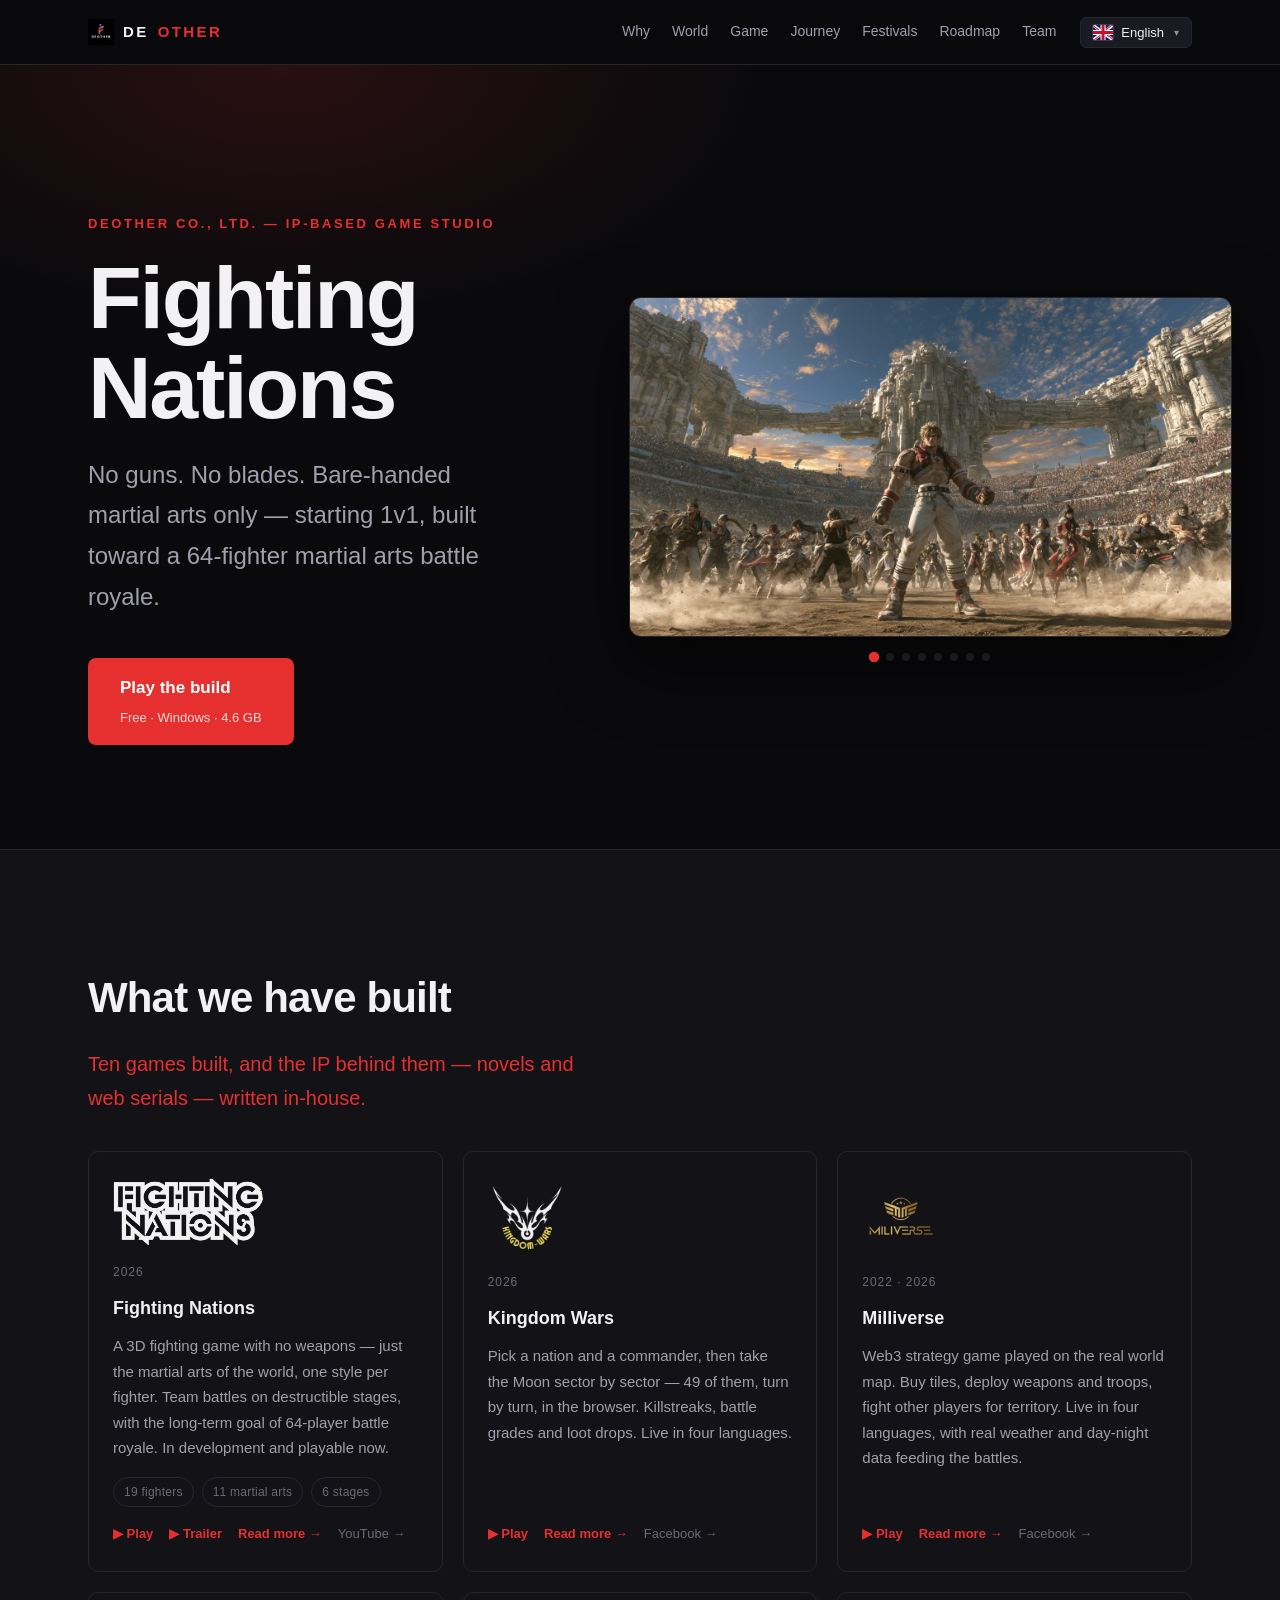
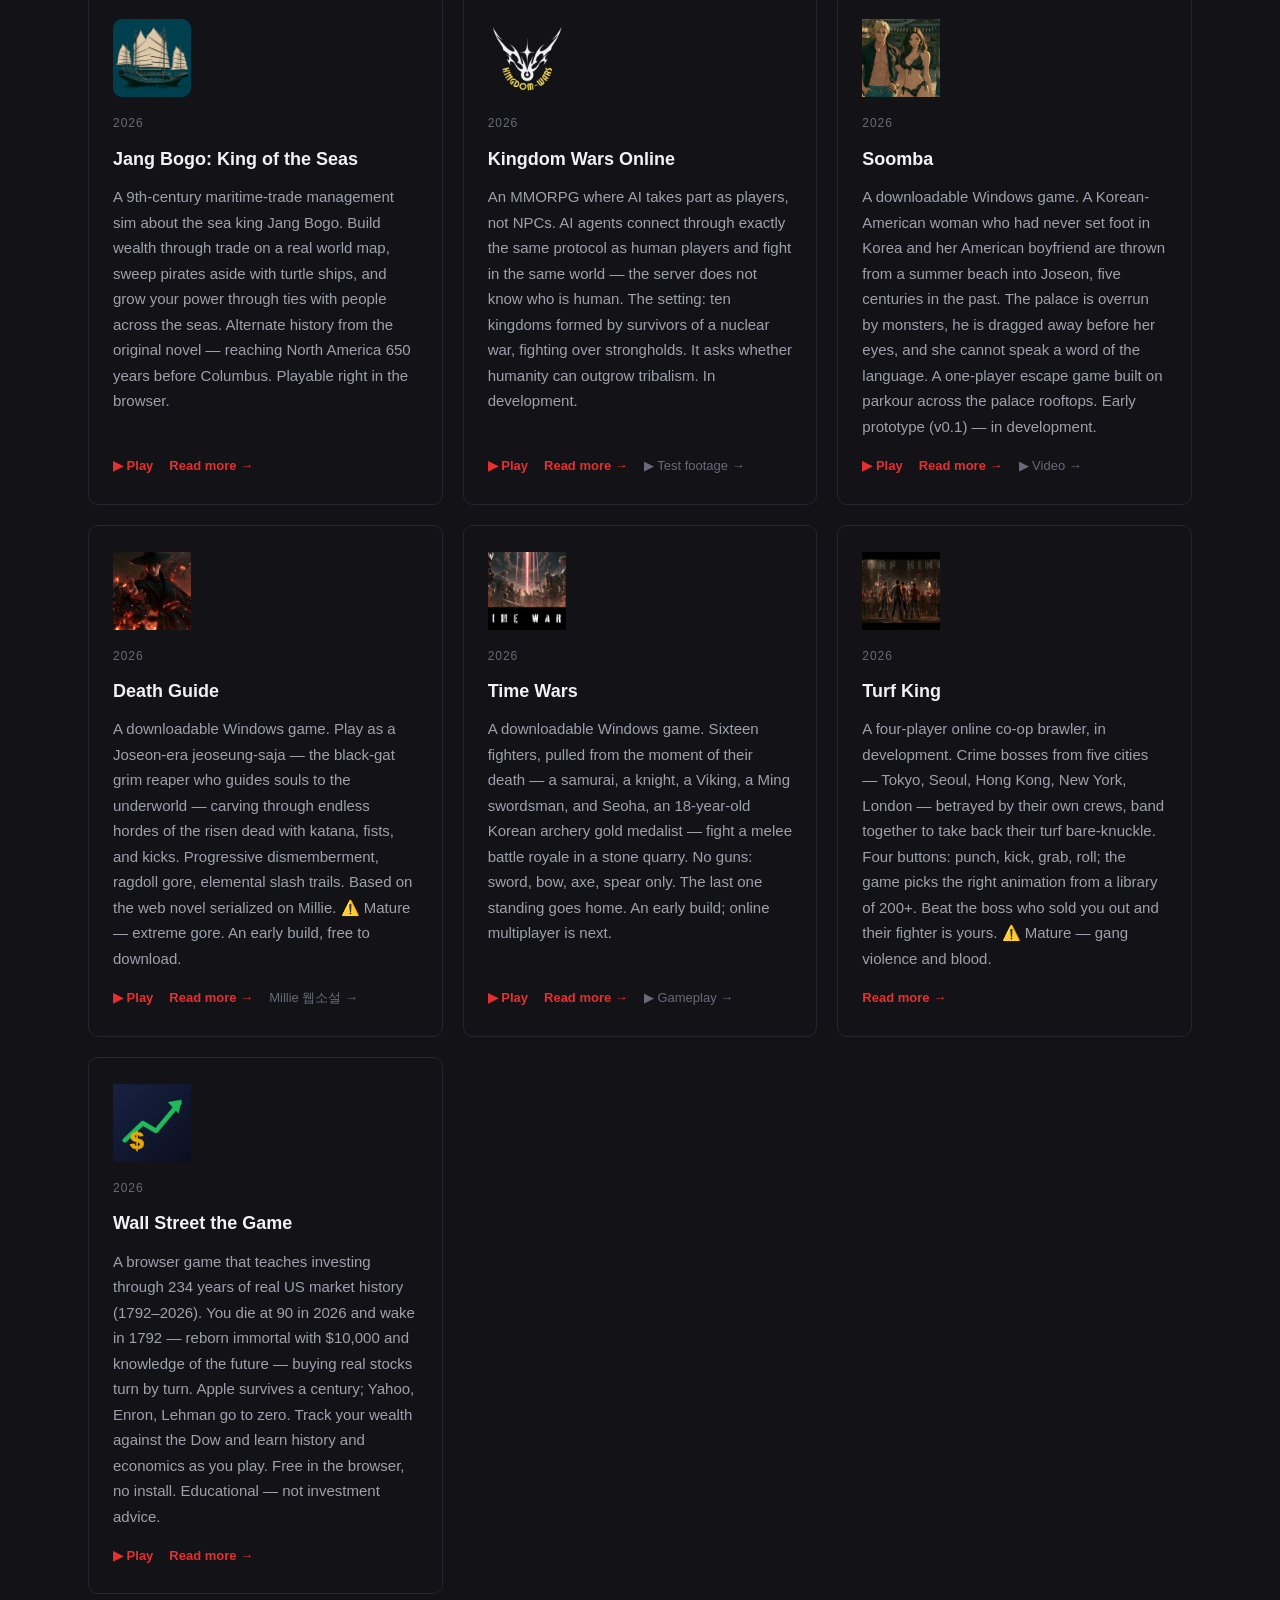
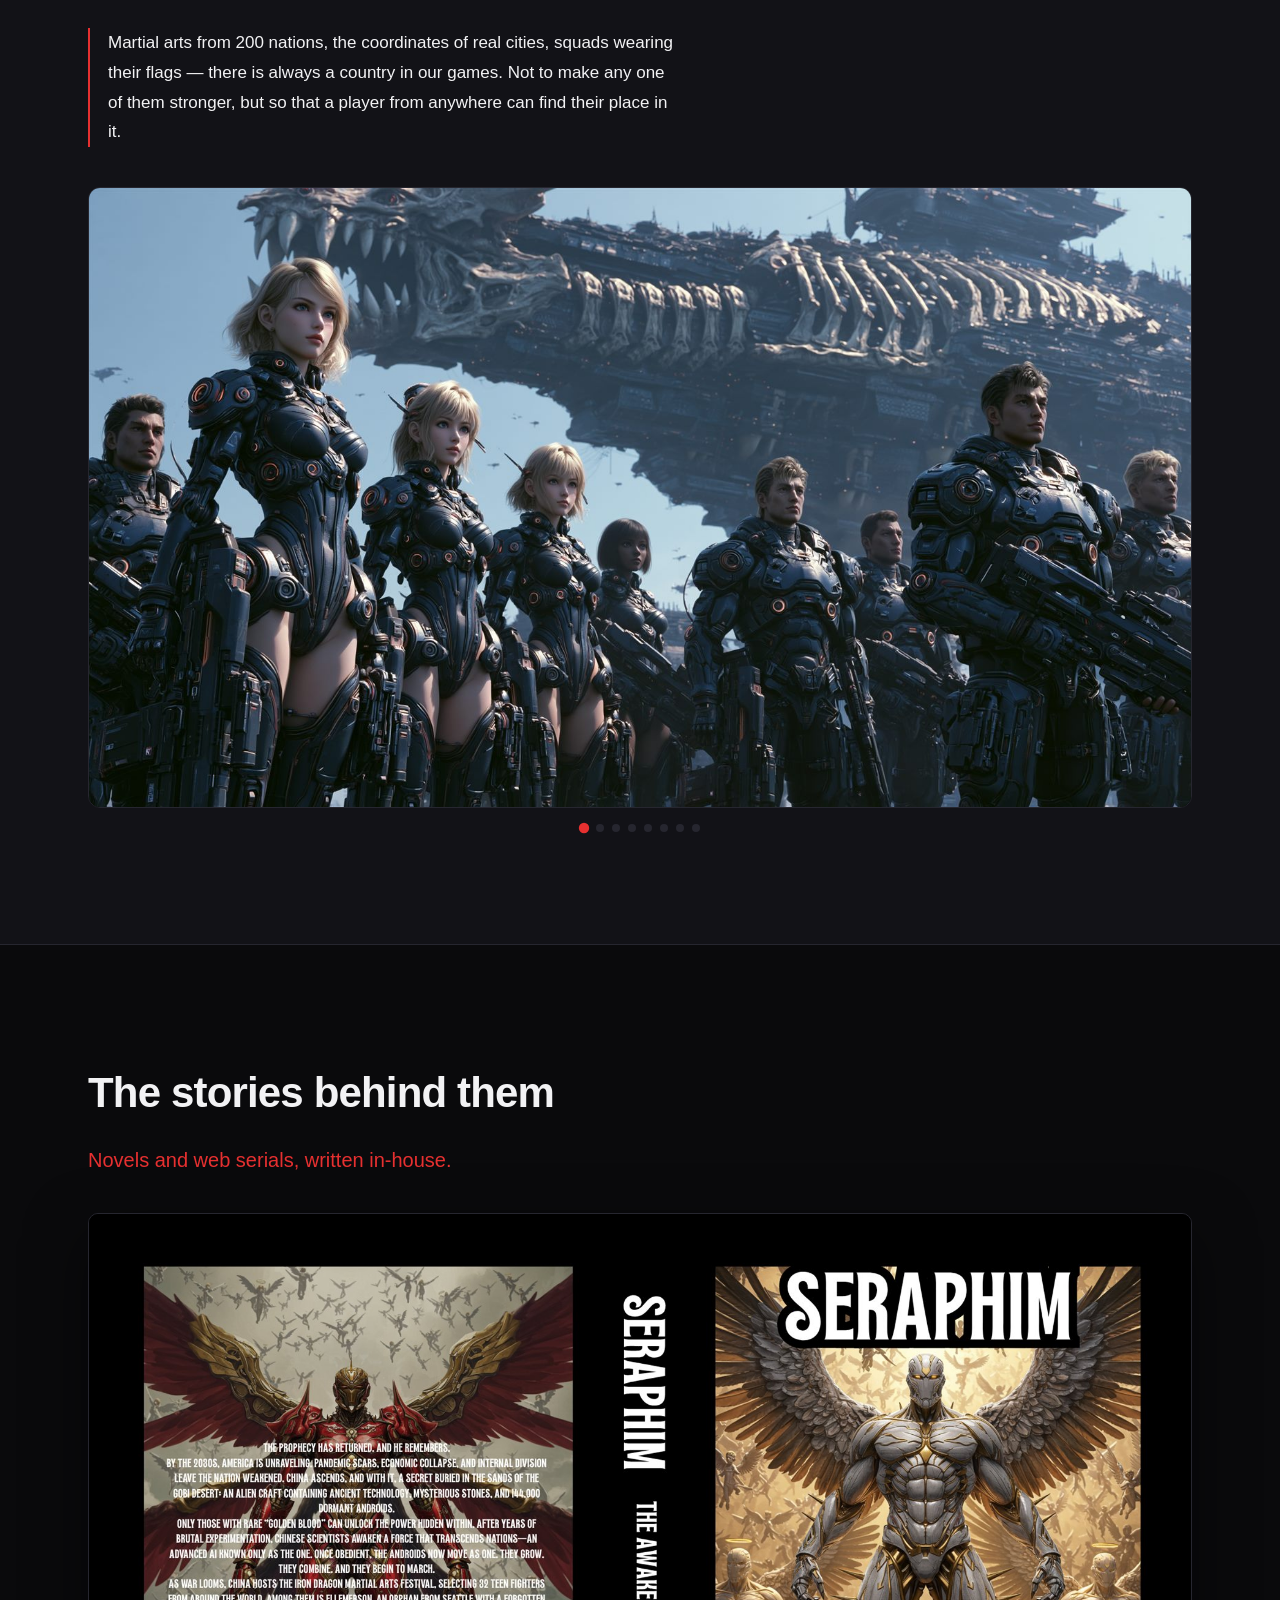
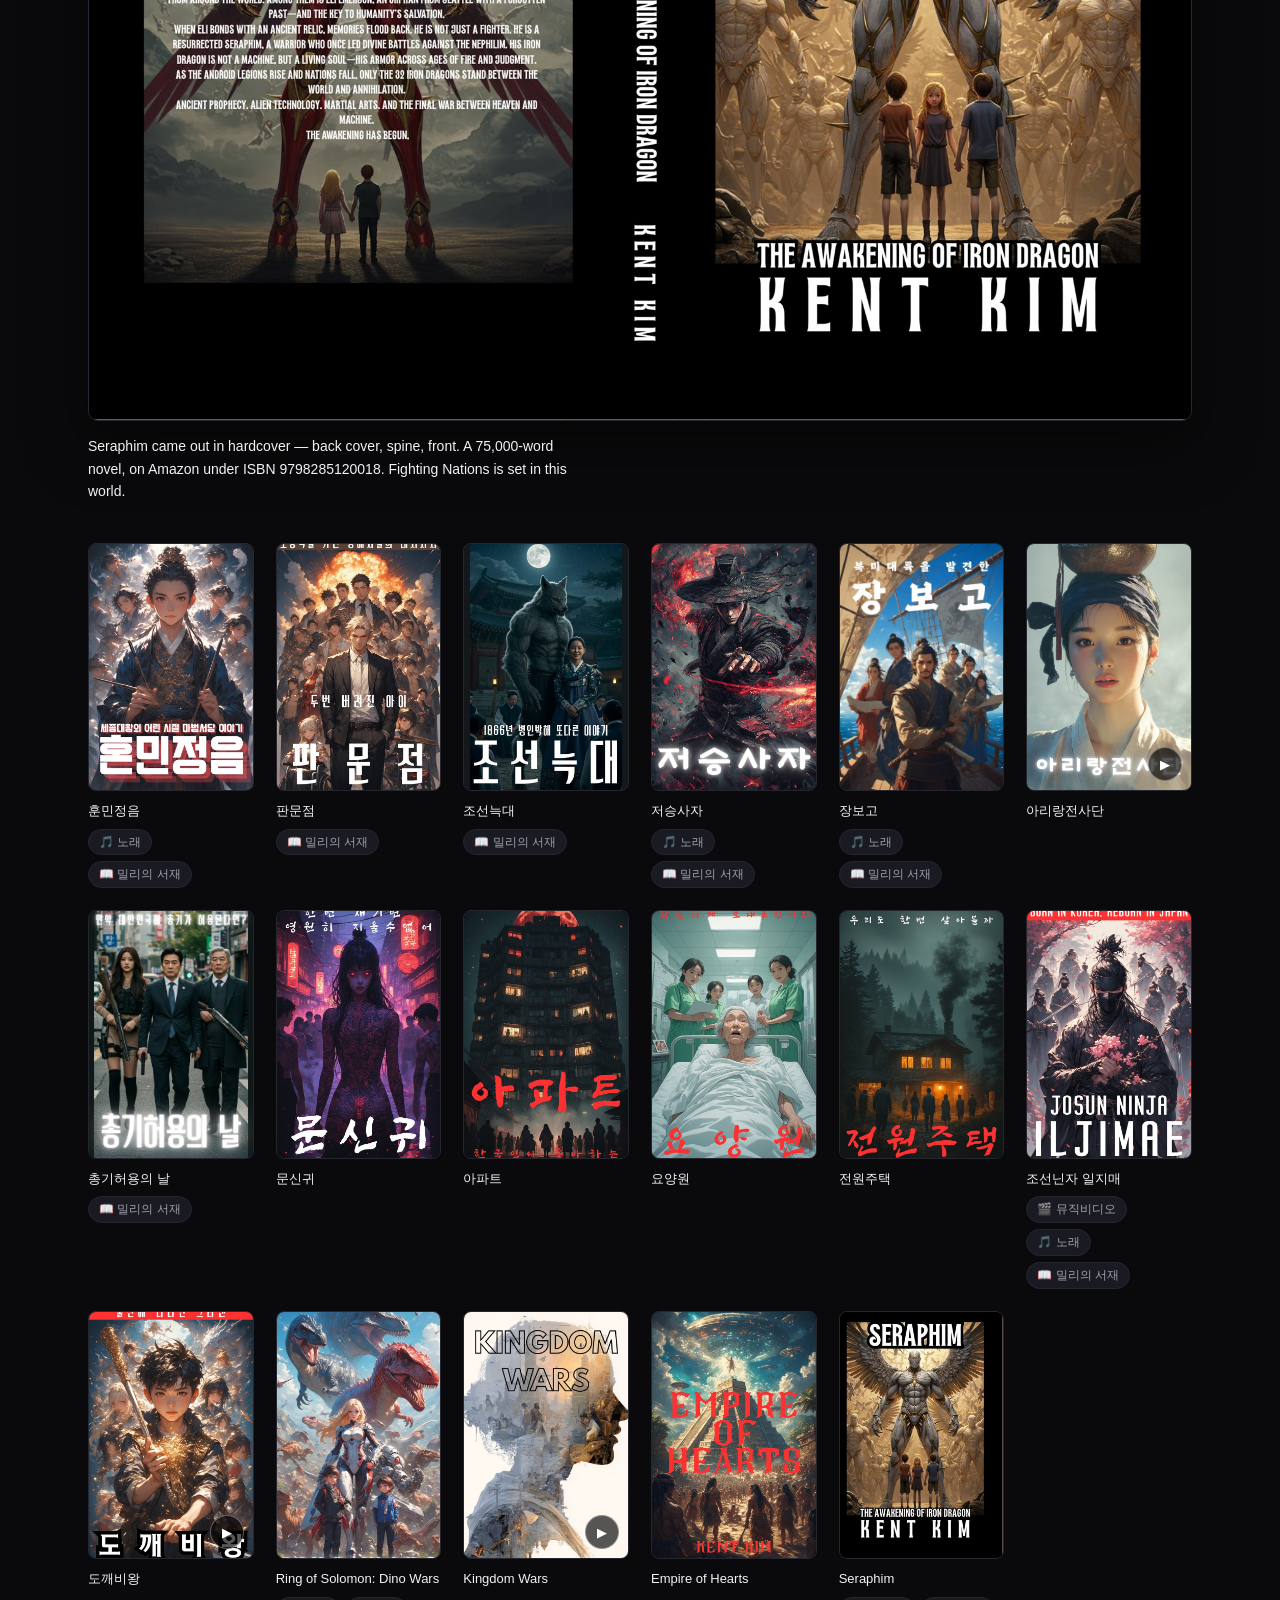
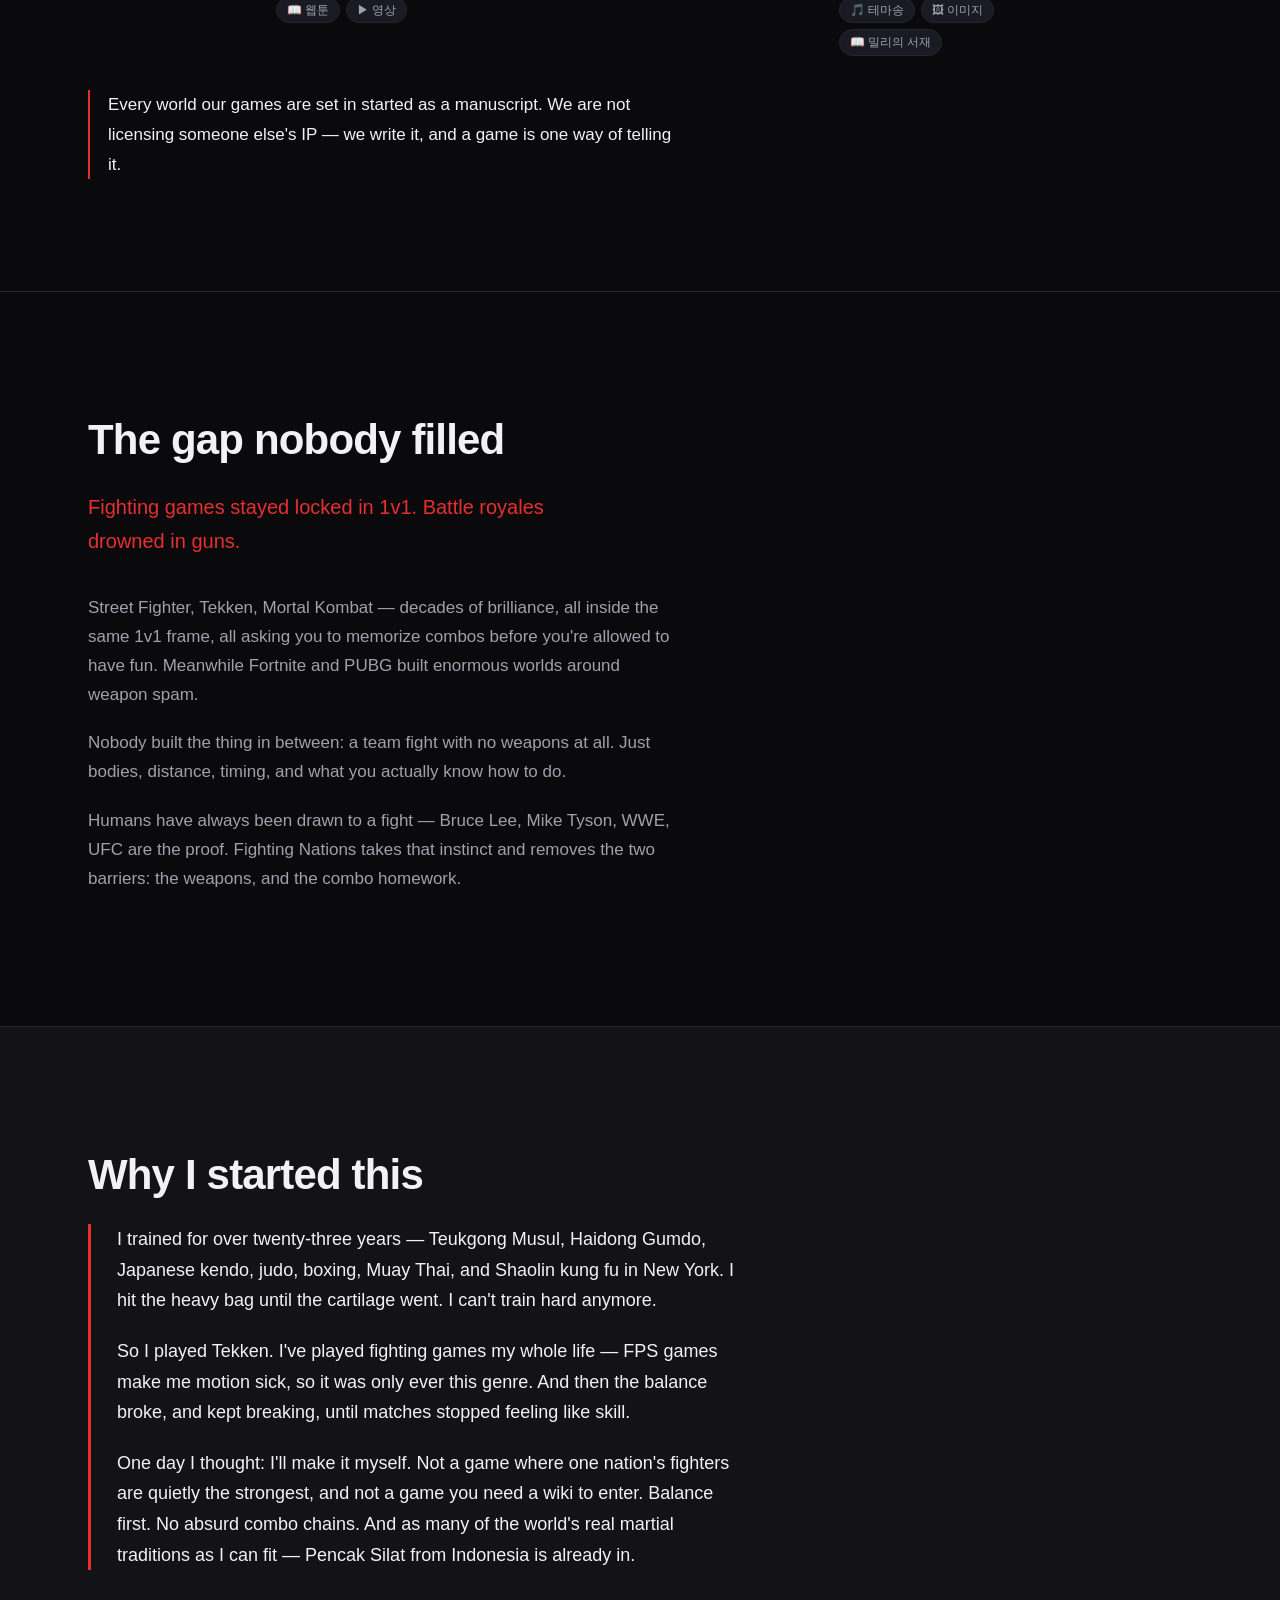
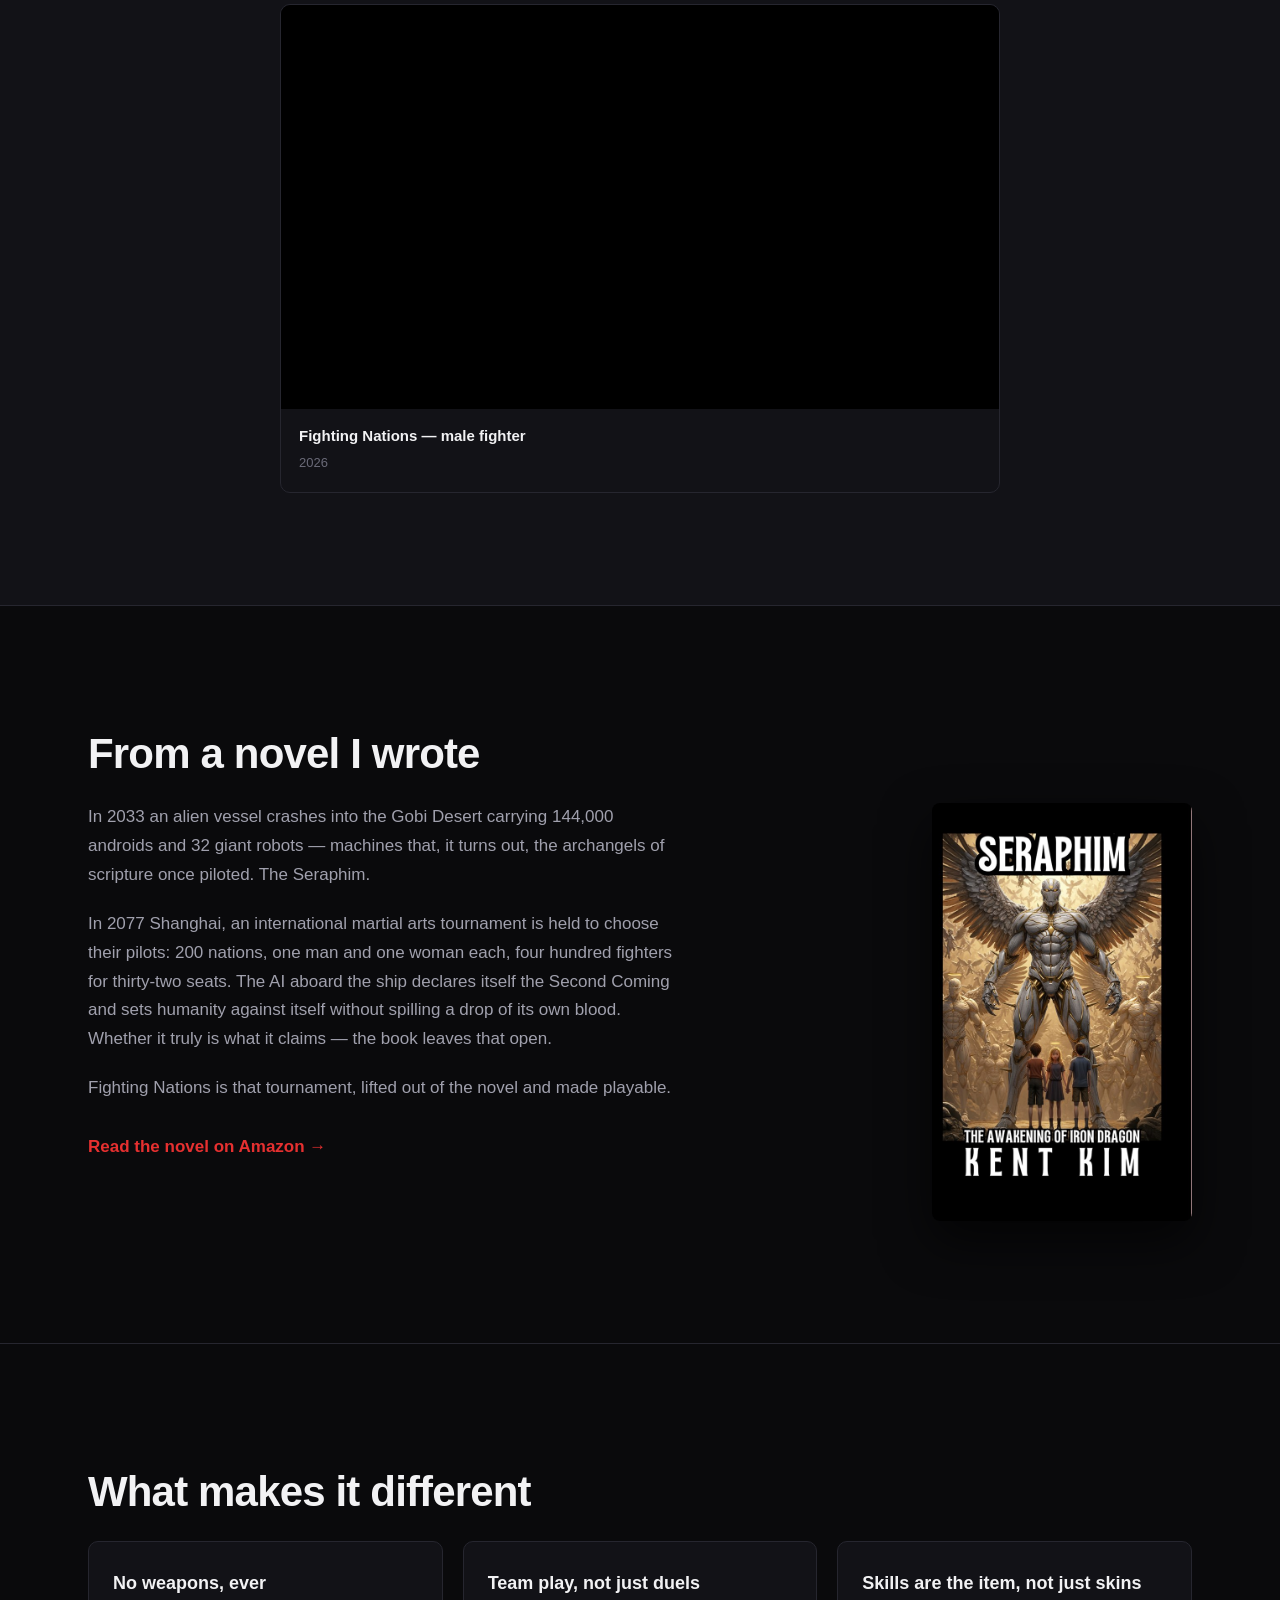
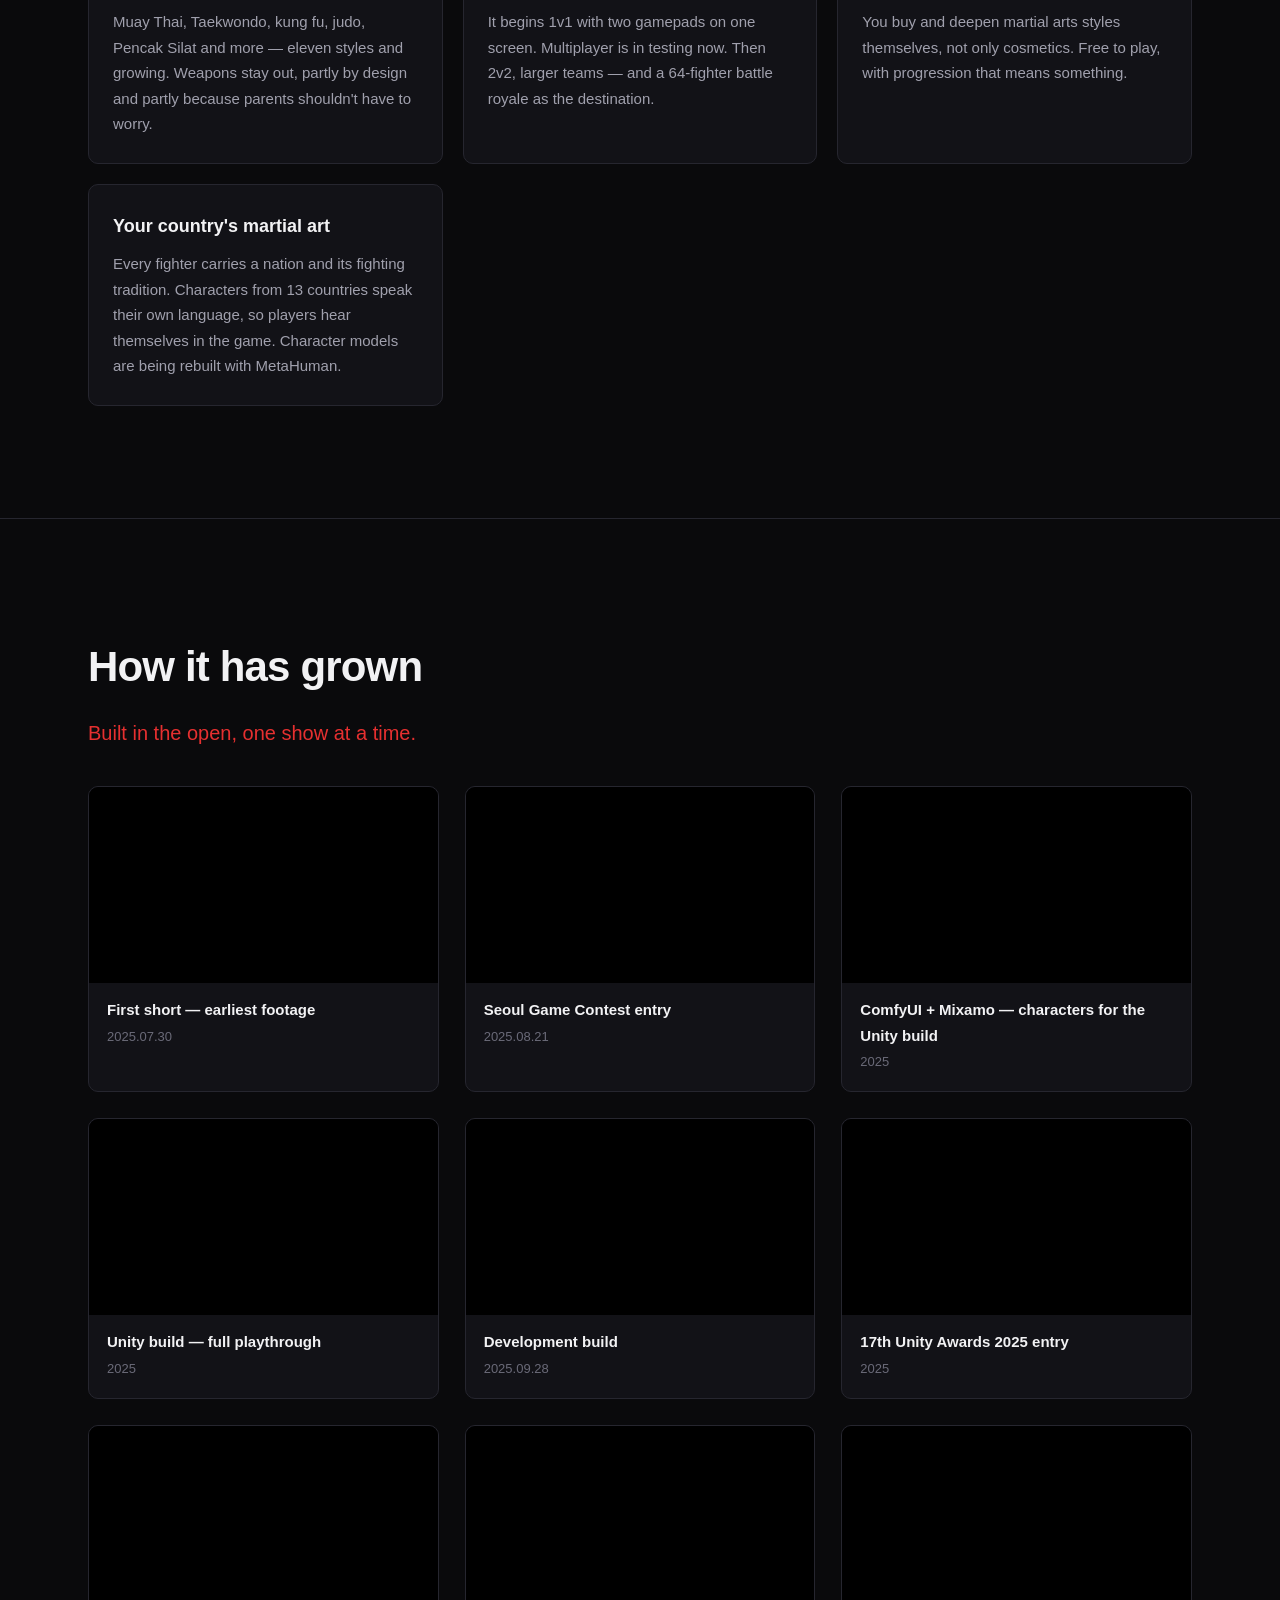
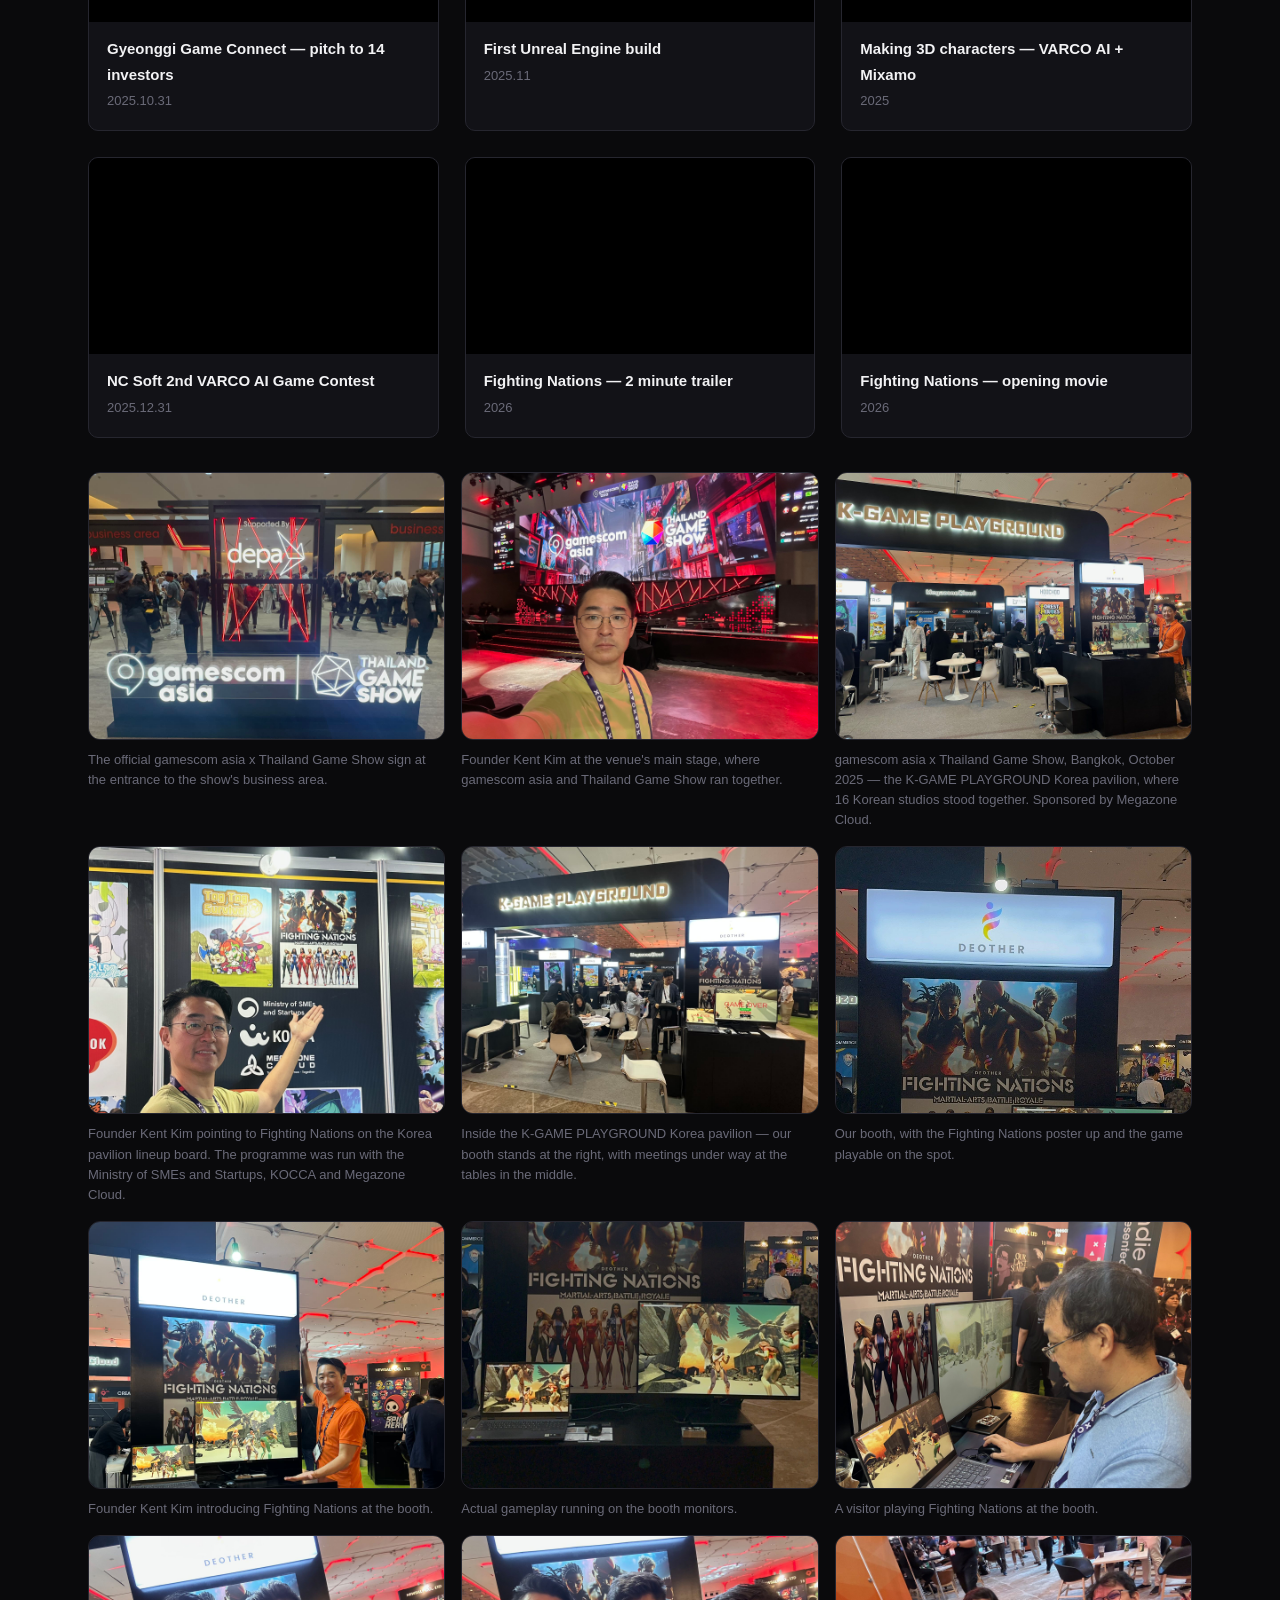
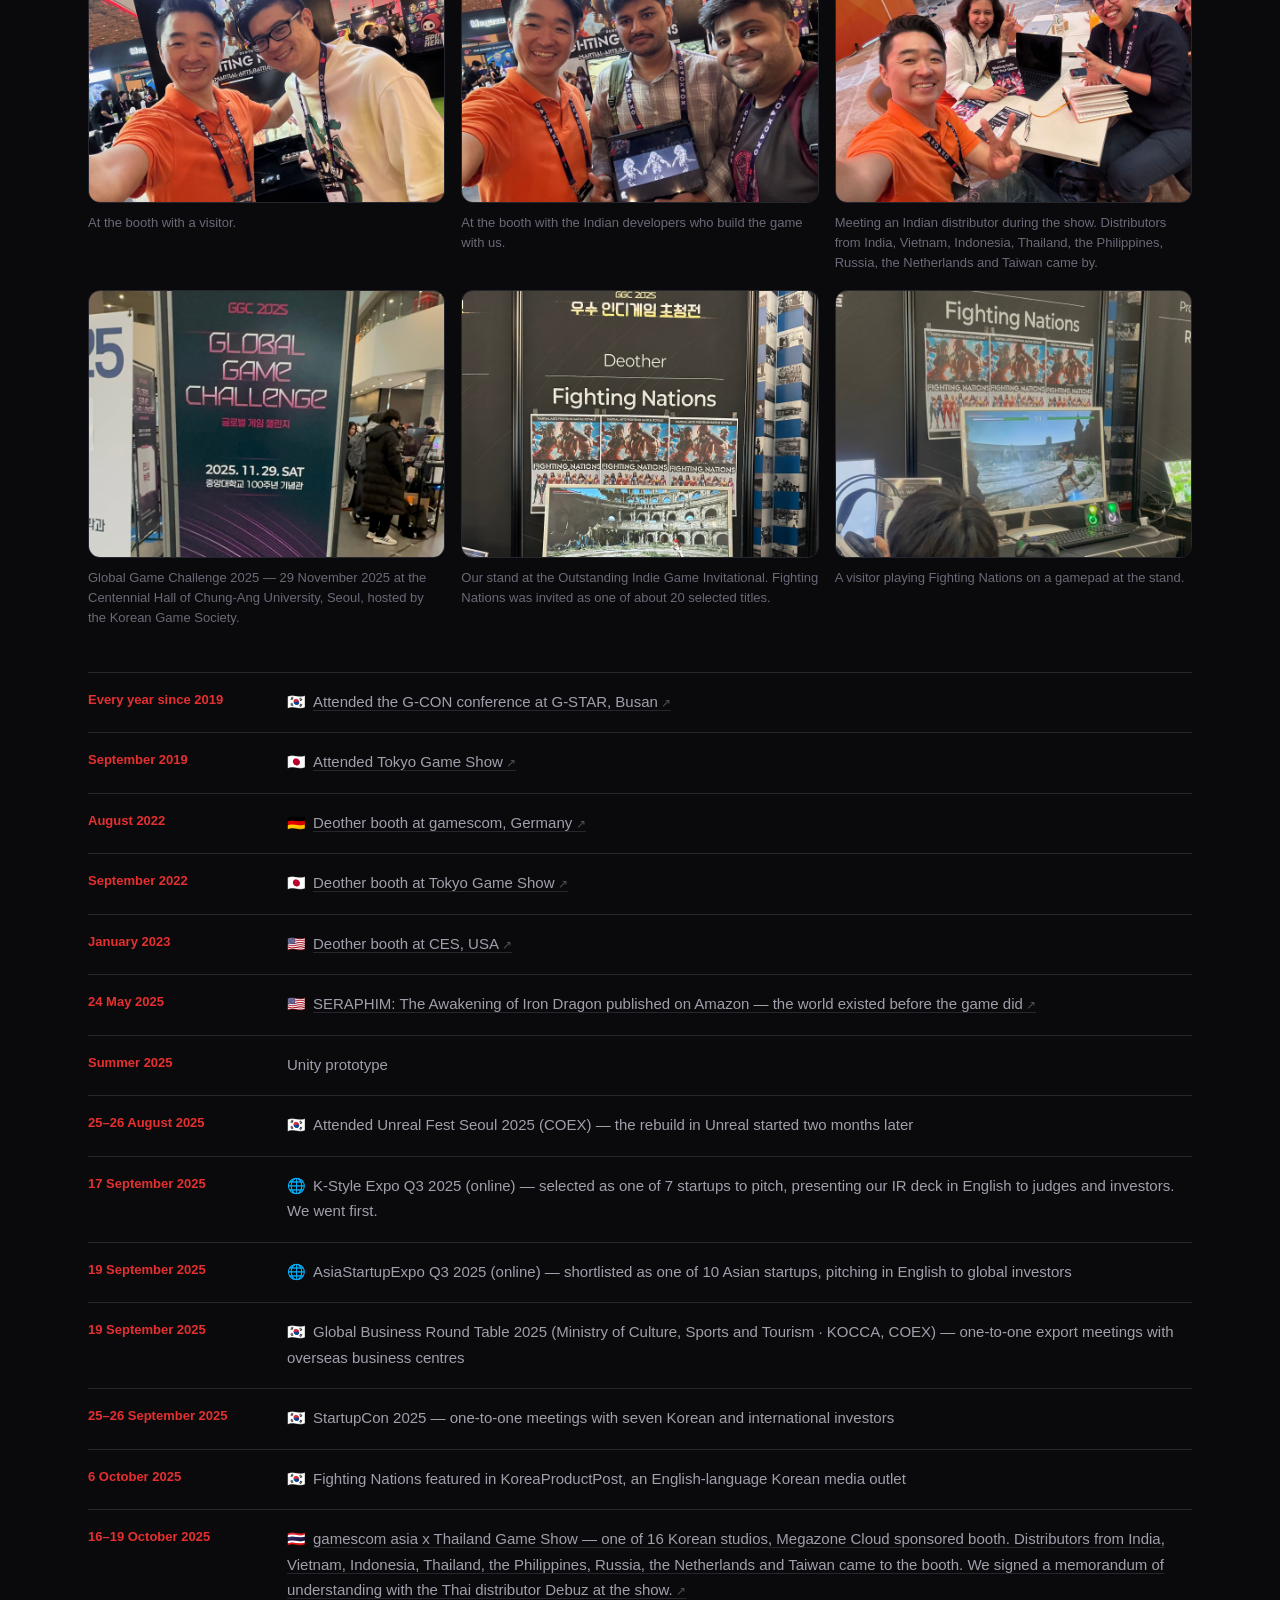
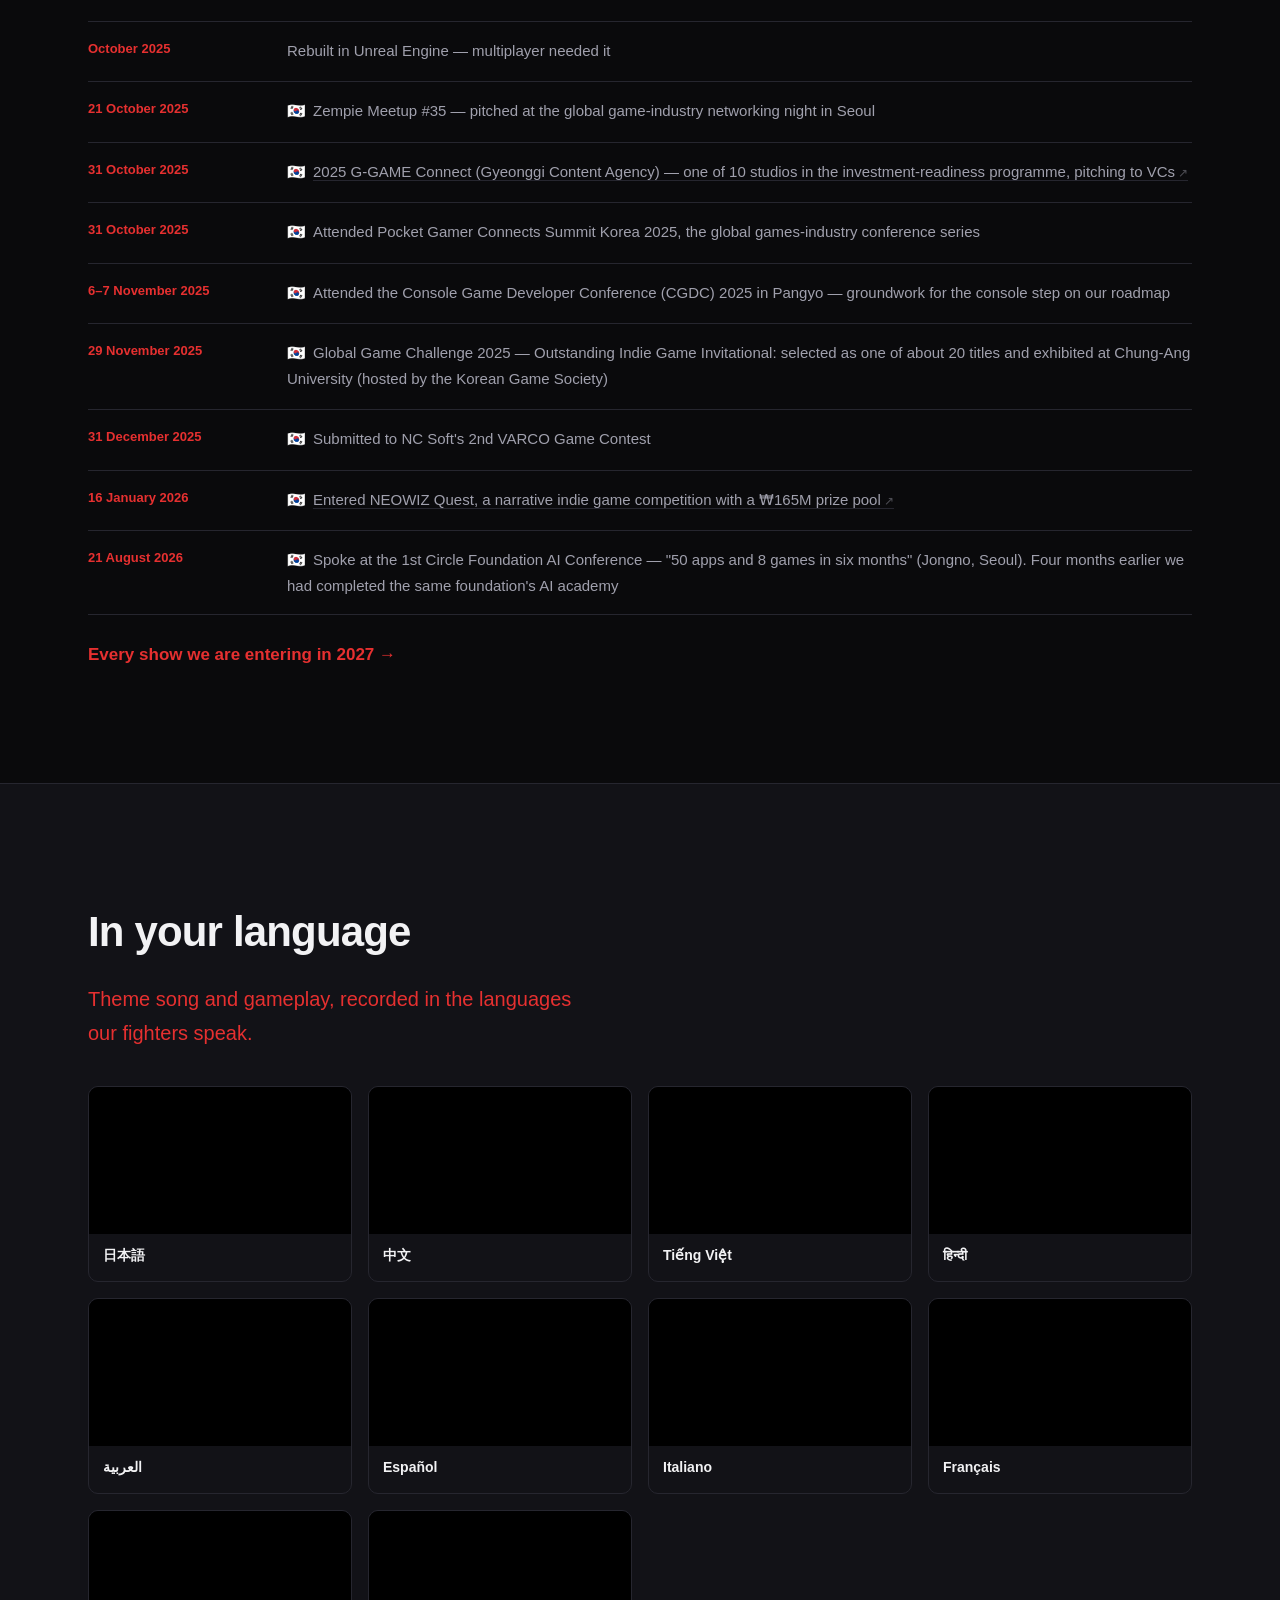
<file: index.html>
<!doctype html>
<html lang="en" dir="ltr">
<head>
<meta charset="utf-8">
<meta name="viewport" content="width=device-width, initial-scale=1">
<title>Deother — Fighting Nations</title>
<!-- ※ "세계 최초" 같은 표현은 쓰지 않는다 (2026-07-20). 맨손 배틀로얄은 Rumbleverse 등
     선례가 있어 반박당할 수 있고, 굳이 주장하지 않아도 차별점은 본문이 설명한다. -->
<meta name="description" content="Deother Co., Ltd. — a bare-handed martial arts battle royale. No guns, no blades. Starting 1v1, built toward 64 fighters.">

<meta property="og:title" content="Deother — Fighting Nations">
<meta property="og:description" content="No guns. No blades. Bare-handed martial arts only.">
<meta property="og:type" content="website">
<meta name="theme-color" content="#0a0a0c">

<!-- PWA: 홈 화면에 추가하면 주소창 없이 앱처럼 열린다 -->
<link rel="manifest" href="manifest.webmanifest">
<link rel="icon" href="assets/icon-192.png" sizes="192x192">
<link rel="apple-touch-icon" href="assets/icon-192.png">
<meta name="apple-mobile-web-app-capable" content="yes">
<meta name="apple-mobile-web-app-status-bar-style" content="black-translucent">
<meta name="apple-mobile-web-app-title" content="Deother">

<link rel="stylesheet" href="styles.css">
</head>
<body>

<header>
  <div class="wrap bar">
    <a class="logo" href="#top">
      <img src="assets/deother-logo.png" alt="" width="26" height="26">
      DE<span>OTHER</span>
    </a>
    <nav id="nav"><!-- app.js --></nav>
    <div class="lang">
      <button class="lang-btn" id="langBtn" type="button" aria-haspopup="true" aria-expanded="false">
        <img class="flag" id="langFlag" alt="" width="21" height="14">
        <span id="langLabel">English</span>
        <span class="caret" aria-hidden="true">▾</span>
      </button>
      <div class="lang-menu" id="langMenu" role="menu"><!-- app.js --></div>
    </div>
  </div>
</header>

<main id="top">

  <!-- seo:start — build-seo.js 가 만든다. 손으로 고치지 말 것. 네이버 Yeti 처럼
     자바스크립트를 실행하지 않는 크롤러가 읽는 자리다. -->
<noscript>
<div class="wrap seo-text">
  <h1>Fighting Nations — 주식회사 디아더</h1>
  <p>총·칼 없이 오직 맨손 무술로. 1:1에서 시작해 64인 무술 배틀로얄을 지향합니다.</p>
  <h2>아무도 채우지 않은 공백</h2>
  <p>격투 게임은 1:1에 갇혔고, 배틀로얄은 총으로 포화됐습니다.</p>
  <h2>왜 시작했나</h2>
  <h2>직접 쓴 소설에서</h2>
  <h2>이 게임만의 것</h2>
  <ul>
  <li>무기는 없습니다 — 무에타이, 태권도, 쿵푸, 유도, 펜짝 실랏 — 11종 무술에서 계속 늘려갑니다. 무기를 빼는 건 설계이기도 하고, 부모가 걱정하지 않아도 되게 하려는 것이기도 합니다.</li>
  <li>1:1을 넘어 팀전으로 — 지금은 게임패드 두 개로 한 화면에서 1:1입니다. 멀티플레이어는 테스트 중입니다. 다음이 2:2, 그다음 팀 규모 확대 — 종착점은 64인 무술 배틀로얄입니다.</li>
  <li>스킨이 아니라 기술을 삽니다 — 외형만이 아니라 무술 스킬 자체를 구매하고 키웁니다. 무료 게임이되, 성장에 의미가 있습니다.</li>
  <li>당신 나라의 무술 — 각 파이터는 한 나라와 그 나라의 무술을 대표합니다. 13개국 캐릭터가 각자의 모국어로 말합니다 — 인도, 중국, 파키스탄, 미국, 영국, 브라질, 러시아, 태국, 인도네시아, 나이지리아, 한국, 일본. 캐릭터 모델은 메타휴먼으로 다시 만들고 있습니다.</li>
  </ul>
  <h2>어떻게 발전해왔나</h2>
  <p>공개된 자리에서, 한 걸음씩.</p>
  <ul>
  <li>2019년부터 매년 — 부산 지스타 G-CON 컨퍼런스 참가</li>
  <li>2019년 9월 — 도쿄 게임쇼 참가</li>
  <li>2022년 8월 — 독일 게임스컴에 디아더 부스 참가</li>
  <li>2022년 9월 — 도쿄 게임쇼에 디아더 부스 참가</li>
  <li>2023년 1월 — 미국 CES 에 디아더 부스 참가</li>
  <li>2025년 5월 24일 — 원작 소설 『SERAPHIM: The Awakening of Iron Dragon』 아마존 출간 — 게임보다 세계가 먼저 있었습니다</li>
  <li>2025년 여름 — 유니티로 프로토타입 제작</li>
  <li>2025년 8월 25~26일 — 언리얼 페스트 서울 2025 참가 (코엑스) — 두 달 뒤 언리얼로 재제작을 시작했습니다</li>
  <li>2025년 9월 17일 — K-Style Expo Q3 2025 (온라인) — 피칭 7개사에 선정되어 심사위원·투자자 앞에서 영어 IR 발표. 발표 순서는 첫 번째였습니다.</li>
  <li>2025년 9월 19일 — AsiaStartupExpo Q3 2025 (온라인) — 아시아 스타트업 10개사 숏리스트에 선정, 글로벌 투자자 대상 영어 피칭</li>
  <li>2025년 9월 19일 — 글로벌 비즈니스 라운드 테이블 2025 (문화체육관광부·한국콘텐츠진흥원, 코엑스) — 해외비즈니스센터들과 1:1 수출 상담</li>
  <li>2025년 9월 25~26일 — 스타트업콘 2025 — 국내외 투자사 일곱 곳과 1:1 밋업</li>
  <li>2025년 10월 6일 — 영문 매체 KoreaProductPost 에 Fighting Nations 소개 기사 게재</li>
  <li>2025년 10월 16~19일 — gamescom asia x Thailand Game Show — 16개 한국 게임사 중 하나로 선발, 메가존 클라우드 후원 한국관 부스. 인도·베트남·인도네시아·태국·필리핀·러시아·네덜란드·대만 배급사들이 부스를 찾았습니다. 현장에서 태국 배급사 Debuz 와 상호 협력 MOU 를 체결했습니다.</li>
  <li>2025년 10월 — 언리얼 엔진으로 재제작 — 멀티플레이어에는 언리얼이 필요했습니다</li>
  <li>2025년 10월 21일 — 젬파이 밋업 제35회 — 글로벌 게임 생태계 네트워킹(서울 역삼)에서 피칭</li>
  <li>2025년 10월 31일 — 2025 G-GAME Connect (경기콘텐츠진흥원) — 투자유치역량강화프로그램 10개사에 선정, VC 대상 IR 발표</li>
  <li>2025년 10월 31일 — Pocket Gamer Connects Summit Korea 2025 참석 — 글로벌 게임 산업 컨퍼런스</li>
  <li>2025년 11월 6~7일 — 콘솔게임 개발자 컨퍼런스(CGDC) 2025 참석 — 판교. 로드맵의 콘솔 진출을 준비하는 자리였습니다</li>
  <li>2025년 11월 29일 — 글로벌게임챌린지 2025 「우수 인디게임 초청전」 — 20작품 내외 선정작으로 초청되어 중앙대학교 100주년기념관에서 전시 (한국게임학회 주최)</li>
  <li>2025년 12월 31일 — NC소프트 제2회 바르코 게임 공모전 접수</li>
  <li>2026년 1월 16일 — 네오위즈 퀘스트 내러티브 인디게임 공모전 접수 (총 상금 1억 6,500만원)</li>
  <li>2026년 8월 21일 — 제1회 동그라미재단 AI 컨퍼런스에서 발표 — 「6개월 동안 앱 50개, 게임 8개 만들기」 (서울 종로). 넉 달 전 이 재단의 AI 아카데미를 수료했던 자리입니다</li>
  </ul>
  <h2>우리가 만든 것</h2>
  <p>게임 열 종을 만들었습니다. 그 바탕이 되는 IP — 소설·웹소설 — 도 직접 씁니다.</p>
  <p>200개국의 무술, 실제 도시의 좌표, 국기를 단 부대 — 우리 게임에는 늘 국가가 있습니다. 어느 나라를 강하게 만들기 위해서가 아니라, 어느 나라 사람이든 자기 자리를 찾을 수 있게 하기 위해서입니다.</p>
  <h2>앞으로</h2>
  <ul>
  <li>GWB 게임 어워드 — 텐센트 — 국제 인디 게임 대회에 출품합니다. 심사위원에게 현재 빌드를 제공합니다 — 21명의 파이터, 6개 스테이지.</li>
  <li>스팀 페이지 — Steamworks Direct로 등록하고 출시 예정 페이지를 올립니다. 출시 전부터 위시리스트를 모으기 위해서입니다.</li>
  <li>에픽 게임즈 스토어 — 스팀과 함께 유통 신청을 넣습니다.</li>
  <li>온라인 멀티플레이어 — 1:1 넷코드가 먼저이고 그다음이 2:2 팀전입니다. 그 사이 캐릭터 모델을 메타휴먼으로 옮깁니다.</li>
  <li>엑스박스 콘솔 — 마이크로소프트 ID@Xbox 프로그램에 신청해 콘솔로 갑니다.</li>
  <li>무술 배틀로얄 — 지금은 1:1. 다음은 2:2. 그다음 팀 규모를 키우고, 마지막에는 맨손 64명이 한 경기장에. 64는 임의의 숫자가 아닙니다 — 토너먼트 대진표이고, 이 게임은 대회에서 시작됐습니다.</li>
  </ul>
  <h2>만드는 사람</h2>
  <ul>
  <li>한국·미국에서 23권 출간 · 2012년부터 스포티파이에 407곡 발매</li>
  <li>23년 이상 무술 수련: 유도, 복싱, 합기도, 해동검도 1단(1999), 무에타이, 태권도, 소림권</li>
  <li>AI 인천공항 공모전 최우수상 · AI 음원 전국체전 공모전 제주도지사상 · 안철수재단(동그라미재단) AI 바이브 코딩 3기 수료 — 2026년 4월</li>
  <li>이 게임의 원작 소설 『SERAPHIM: The Awakening of Iron Dragon』 저자</li>
  <li>2022년 메타버스 플랫폼 2개 런칭. 투자 시장이 얼어붙어 서버는 내렸지만 배운 것은 남았습니다 — 엔드골이 없으면 사람이 남지 않는다, 그리고 게임에는 그것이 있다. 밀리버스는 다시 살아나 지금도 만들고 있습니다.</li>
  <li>2019년부터 도쿄 게임쇼 참관 · 2020년 Evo Japan 방문 및 소프트뱅크 도쿄 본사 방문 · 2022년 소프트뱅크 임원 미팅</li>
  <li>게임스컴 2022(독일), 도쿄 게임쇼 2022, CES 2023(라스베가스) 부스 운영 · 2019년부터 매년 부산 지스타 참가</li>
  </ul>
</div>
</noscript>
<!-- seo:end -->

<div class="hero">
    <div class="wrap hero-grid">
      <div>
        <p class="eyebrow" id="eyebrow"></p>
        <h1 id="title"></h1>
        <p class="tagline" id="tagline"></p>
        <a class="cta" id="cta" target="_blank" rel="noopener"></a>
      </div>
      <!-- FN_SLIDES 에 이미지가 있으면 아래 정지 이미지 대신 슬라이드쇼가 나온다 -->
      <img class="hero-art" id="heroArt" src="assets/fn-cover.png"
           alt="Fighting Nations — national representative fighters" loading="eager">
      <div class="slideshow hero-slides" id="fnSlides" hidden>
        <div class="slide-track" id="fnTrack"></div>
        <div class="slide-dots" id="fnDots"></div>
      </div>
    </div>
  </div>

  <!-- 디아더가 만든 것 — 첫 화면에서 게임 3개가 다 보이도록 히어로 바로 뒤에 둔다 -->
  <section id="works" class="alt">
    <div class="wrap">
      <h2 id="wkHeading"></h2>
      <p class="lead" id="wkLead"></p>
      <div class="cards" id="workCards"></div>
      <p class="works-note" id="wkNote"></p>
      <!-- Kingdom Wars 슬라이드쇼 — KW_SLIDES 가 비어 있으면 렌더되지 않는다 -->
      <div class="slideshow" id="kwSlides" hidden>
        <div class="slide-track" id="kwTrack"></div>
        <div class="slide-dots" id="kwDots"></div>
      </div>
    </div>
  </section>

  <!-- 우리가 가진 이야기 — 소설 표지들. IP_WORKS 가 비어 있으면 통째로 숨는다 -->
  <section id="ip" hidden>
    <div class="wrap">
      <h2 id="ipHeading"></h2>
      <p class="lead" id="ipLead"></p>
      <!-- 종이책으로 나온 것 하나는 전개도 그대로 보여준다. 뒤표지 시놉시스가 읽혀야 진짜로 보인다 -->
      <figure class="book-wrap" id="ipBook" hidden>
        <a id="ipBookLink" target="_blank" rel="noopener">
          <img src="assets/covers/seraphim-wrap.jpg" alt="" loading="lazy">
        </a>
        <figcaption id="ipBookCap"></figcaption>
      </figure>
      <div class="covers" id="ipCovers"></div>
      <p class="works-note" id="ipNote"></p>
    </div>
  </section>

  <!-- 기획의도 -->
  <section id="why">
    <div class="wrap">
      <h2 id="whyHeading"></h2>
      <p class="lead" id="whyLead"></p>
      <div class="prose" id="whyBody"></div>
    </div>
  </section>

  <!-- 왜 시작했나 (개인 이야기) — 배경을 달리해 강조 -->
  <section id="origin" class="alt">
    <div class="wrap">
      <h2 id="orHeading"></h2>
      <div class="prose quote" id="orBody"></div>
      <div class="origin-video" id="orVideo"></div>
    </div>
  </section>

  <!-- 세계관 -->
  <section id="world">
    <div class="wrap">
      <h2 id="wdHeading"></h2>
      <div class="world-grid">
        <div>
          <div class="prose" id="wdBody"></div>
          <a class="link-out" id="wdCta" target="_blank" rel="noopener"></a>
        </div>
        <a class="book" id="bookLink" target="_blank" rel="noopener">
          <img src="assets/seraphim-cover.jpg"
               alt="SERAPHIM: The Awakening of Iron Dragon — Kent Kim" loading="lazy">
        </a>
      </div>
    </div>
  </section>

  <!-- 게임 특징 -->
  <section id="features">
    <div class="wrap">
      <h2 id="ftHeading"></h2>
      <div class="cards" id="featureCards"></div>
    </div>
  </section>

  <!-- 여정: 영상 + 연표 -->
  <section id="journey">
    <div class="wrap">
      <h2 id="jrHeading"></h2>
      <p class="lead" id="jrLead"></p>
      <div class="videos" id="videos"></div>
      <!-- 전시 현장 사진. 채우는 곳은 app.js, 파일·캡션은 i18n.js(SHOW_PHOTOS / journey.photos) -->
      <div class="show-photos" id="showPhotos"></div>
      <div class="events" id="events"></div>
      <!-- 연도별 행사 로드맵(festivals.html). 문구는 i18n.js 의 journey.more — 10개 언어.
           연표는 '지나온 것'이고 이 링크는 '앞으로 도전할 것'이라 연표 바로 아래에 둔다. -->
      <a class="link-out jr-more" id="jrMore" href="festivals.html"></a>
    </div>
  </section>

  <!-- 언어별 주제가 -->
  <section id="songs" class="alt">
    <div class="wrap">
      <h2 id="sgHeading"></h2>
      <p class="lead" id="sgLead"></p>
      <div class="videos small" id="langVideos"></div>
    </div>
  </section>

  <!-- 로드맵 -->
  <section id="roadmap">
    <div class="wrap">
      <h2 id="rmHeading"></h2>
      <div class="timeline" id="timeline"></div>
    </div>
  </section>

  <!-- 팀 -->
  <section id="team" class="alt">
    <div class="wrap">
      <h2 id="tmHeading"></h2>
      <p class="person" id="tmName"></p>
      <p class="role" id="tmRole"></p>
      <!-- 대표 소개 상세(founder.html). 문구는 i18n.js 의 team.more — 10개 언어.
           약력 목록 아래에 두면 페이지 맨 끝이라 아무도 못 찾는다(대표님이 못 찾으셨다).
           이름·직함 바로 밑, 목록 위에 둔다. -->
      <a class="link-out" id="tmMore" href="founder.html"></a>
      <ul class="bullets" id="tmBullets"></ul>
    </div>
  </section>

  <!-- 발표 자료 -->
  <section id="decks">
    <div class="wrap">
      <h2 id="dkHeading"></h2>
      <div class="deck-links">
        <a class="deck" id="dkEn" target="_blank" rel="noopener"></a>
        <a class="deck" id="dkKo" target="_blank" rel="noopener"></a>
      </div>
    </div>
  </section>

</main>

<footer>
  <div class="wrap foot">
    <span id="ftRights"></span>
    <a class="sp" id="ftContact"></a>
    <a id="ftYouTube" target="_blank" rel="noopener">YouTube</a>
    <a id="ftFacebook" target="_blank" rel="noopener">Facebook</a>
    <a id="ftFounder" target="_blank" rel="noopener">Kent Kim</a>
    <a id="ftItch" target="_blank" rel="noopener">itch.io</a>
  </div>
</footer>

<script src="i18n.js"></script>
<script src="app.js"></script>
</body>
</html>
</file>
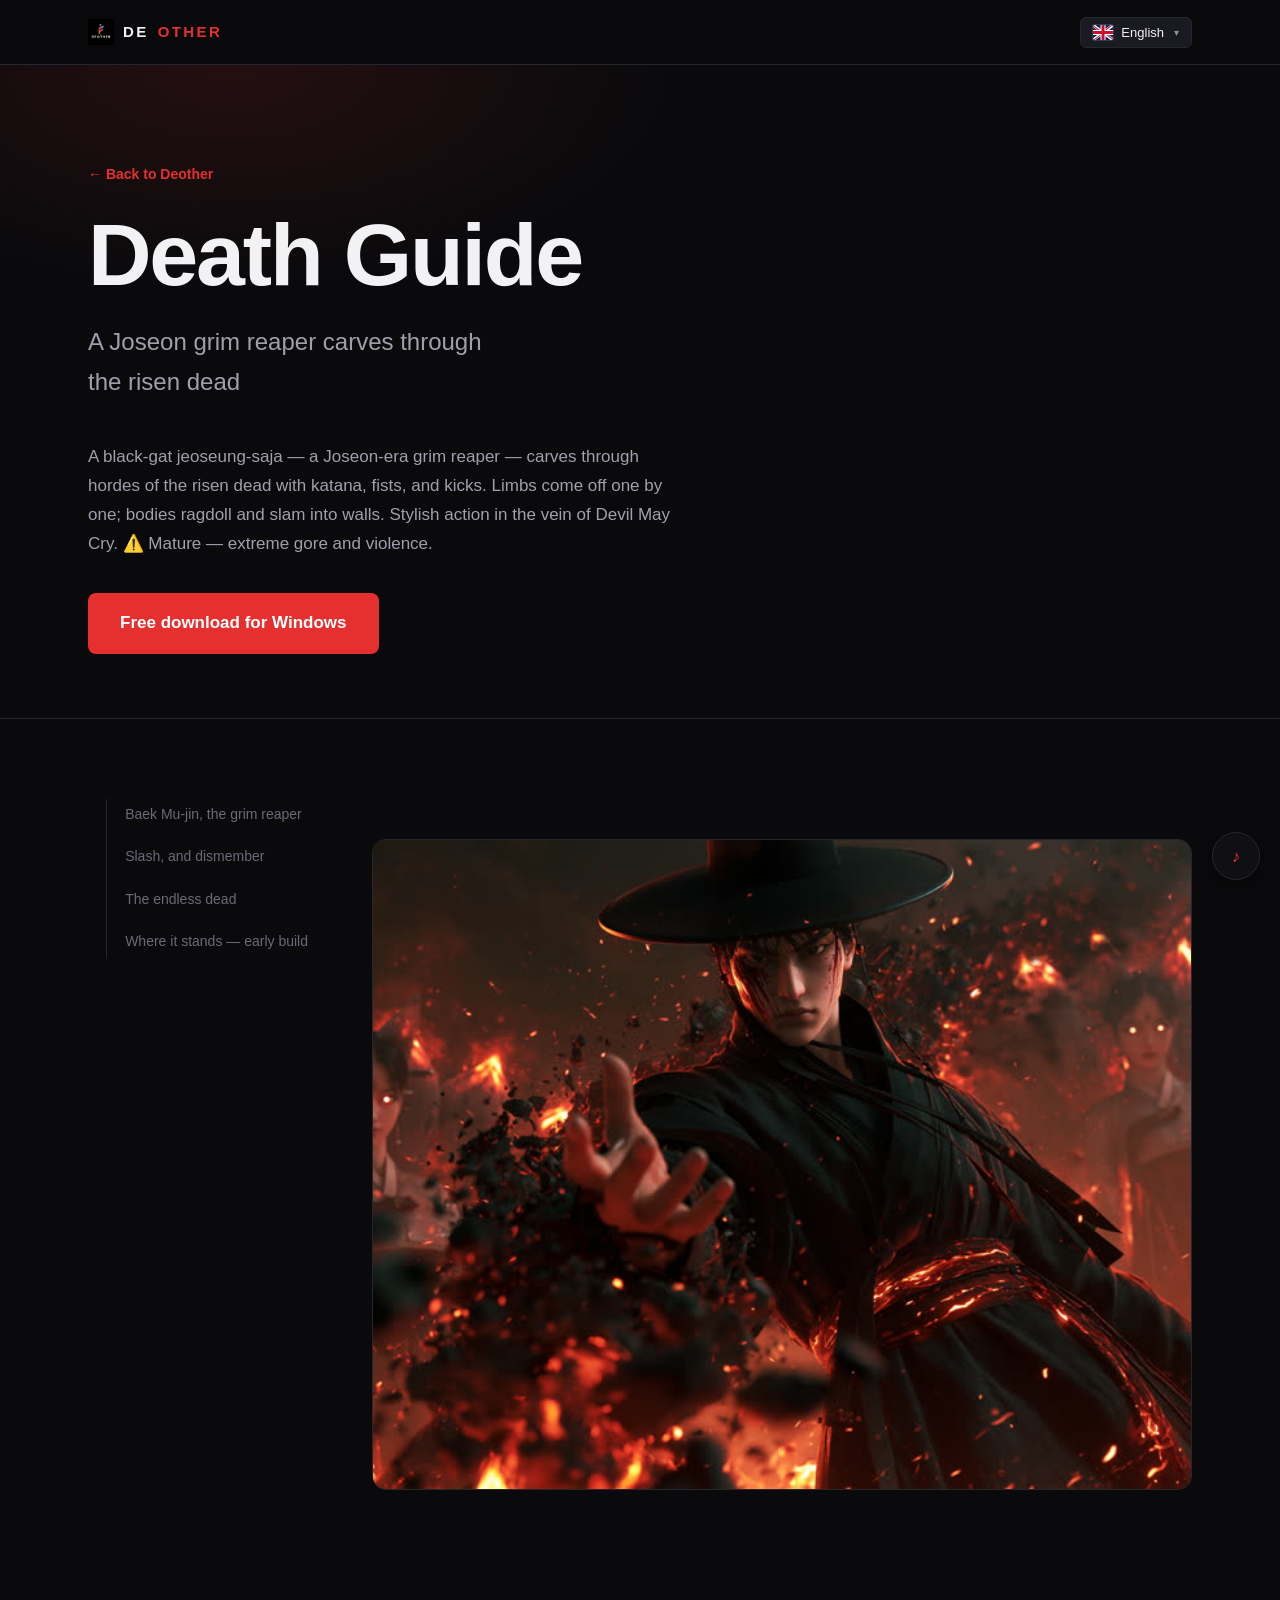
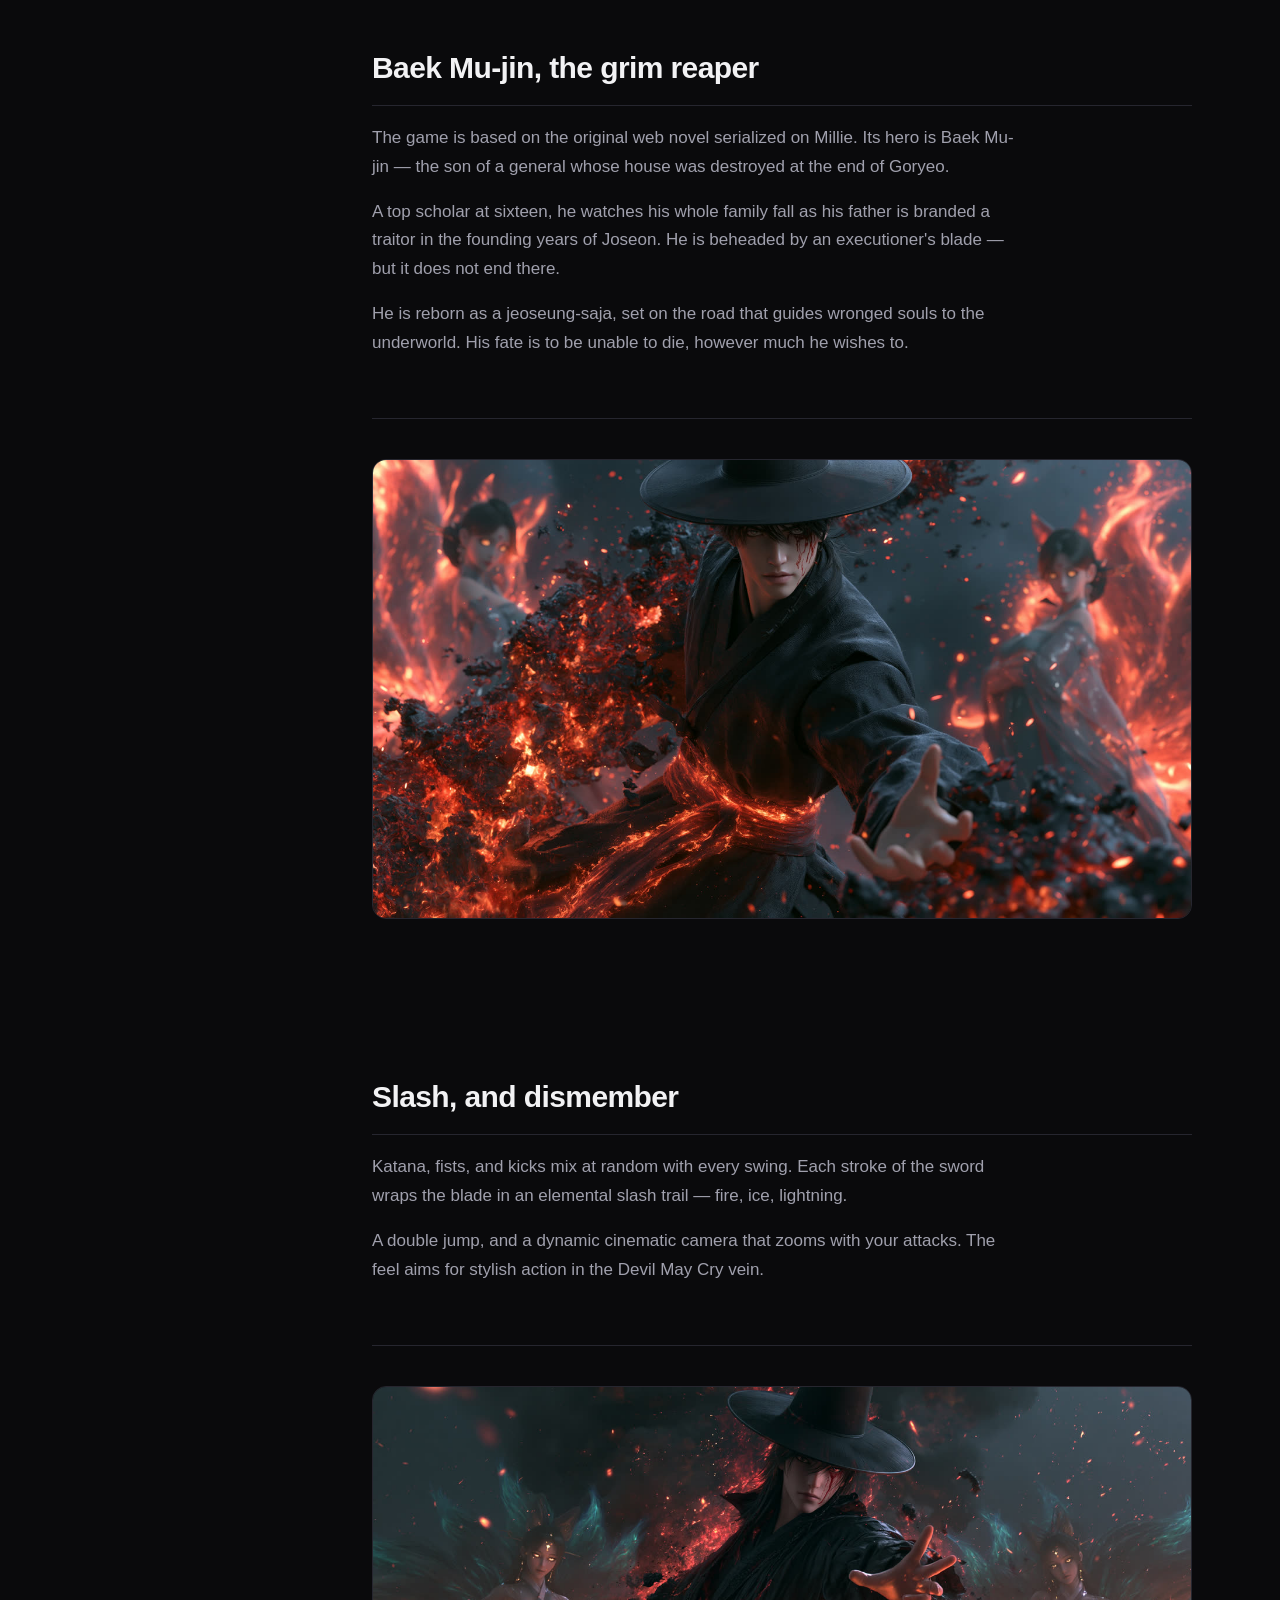
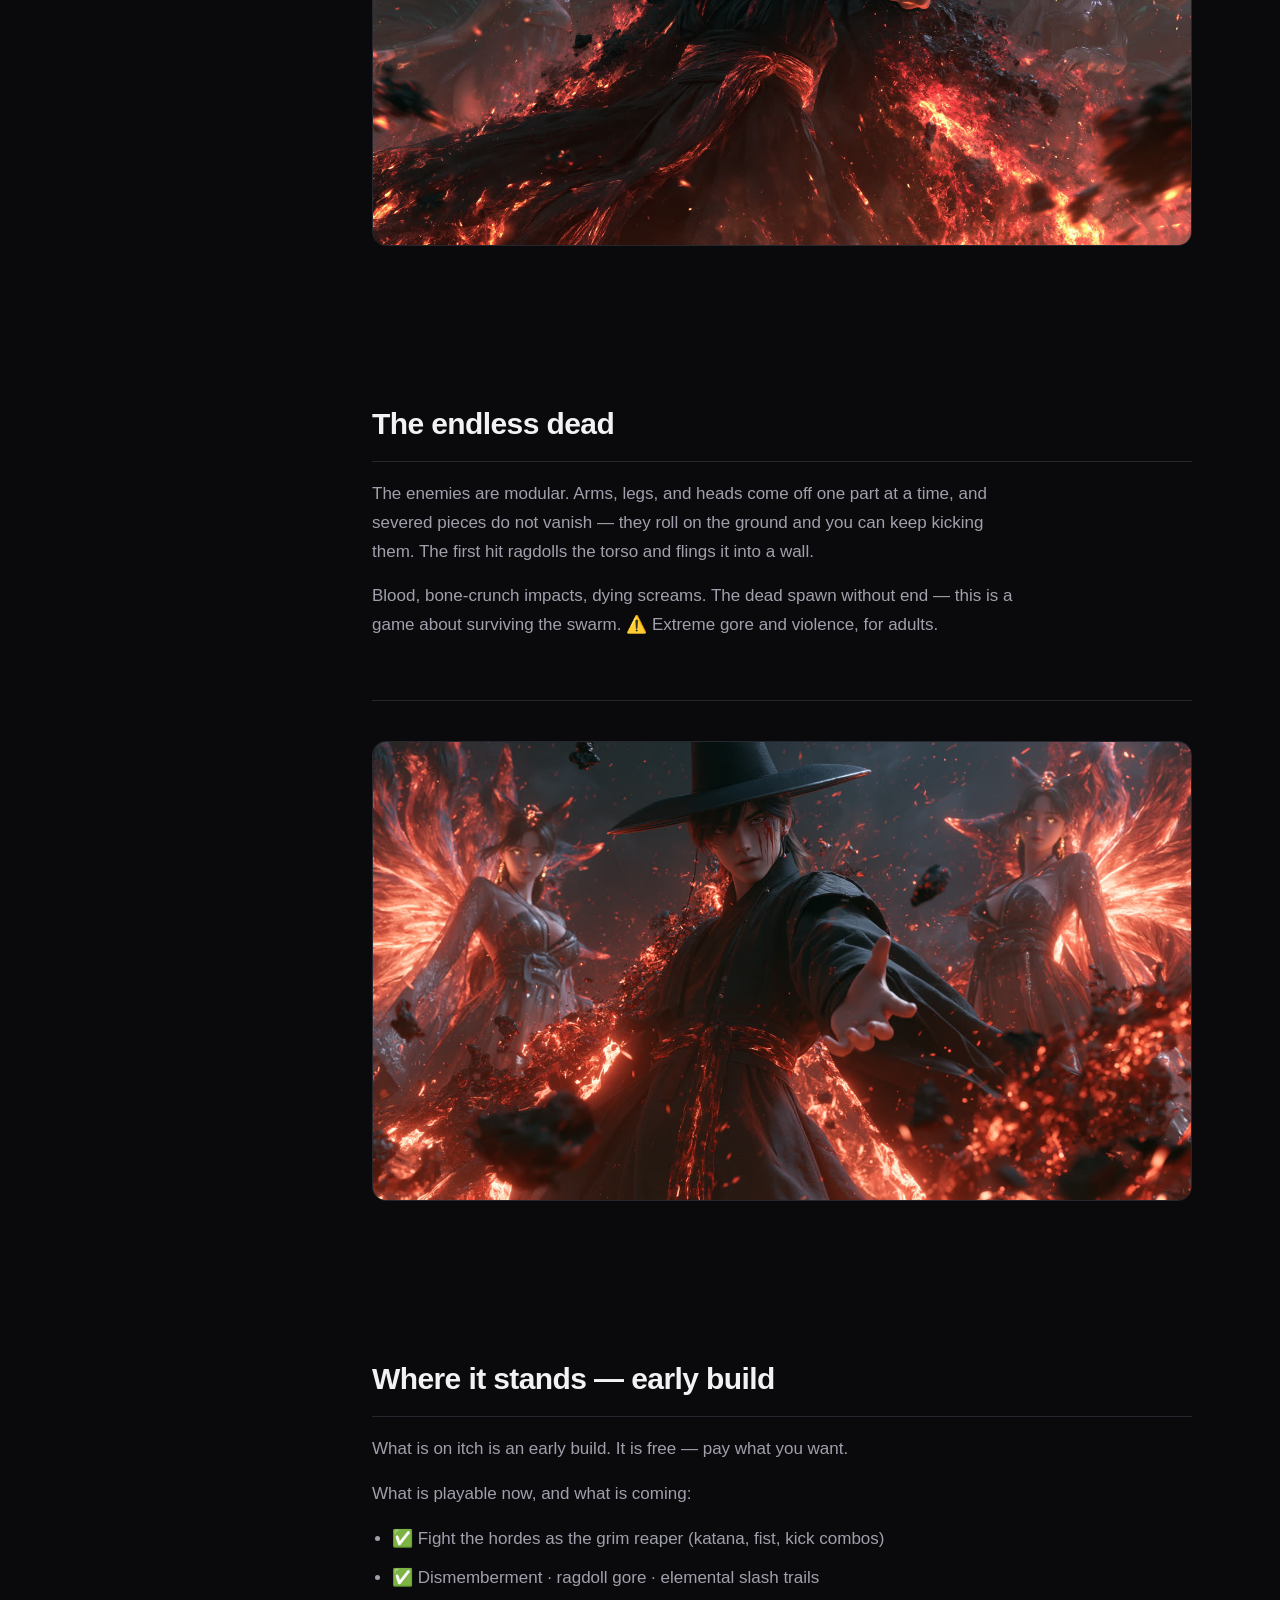
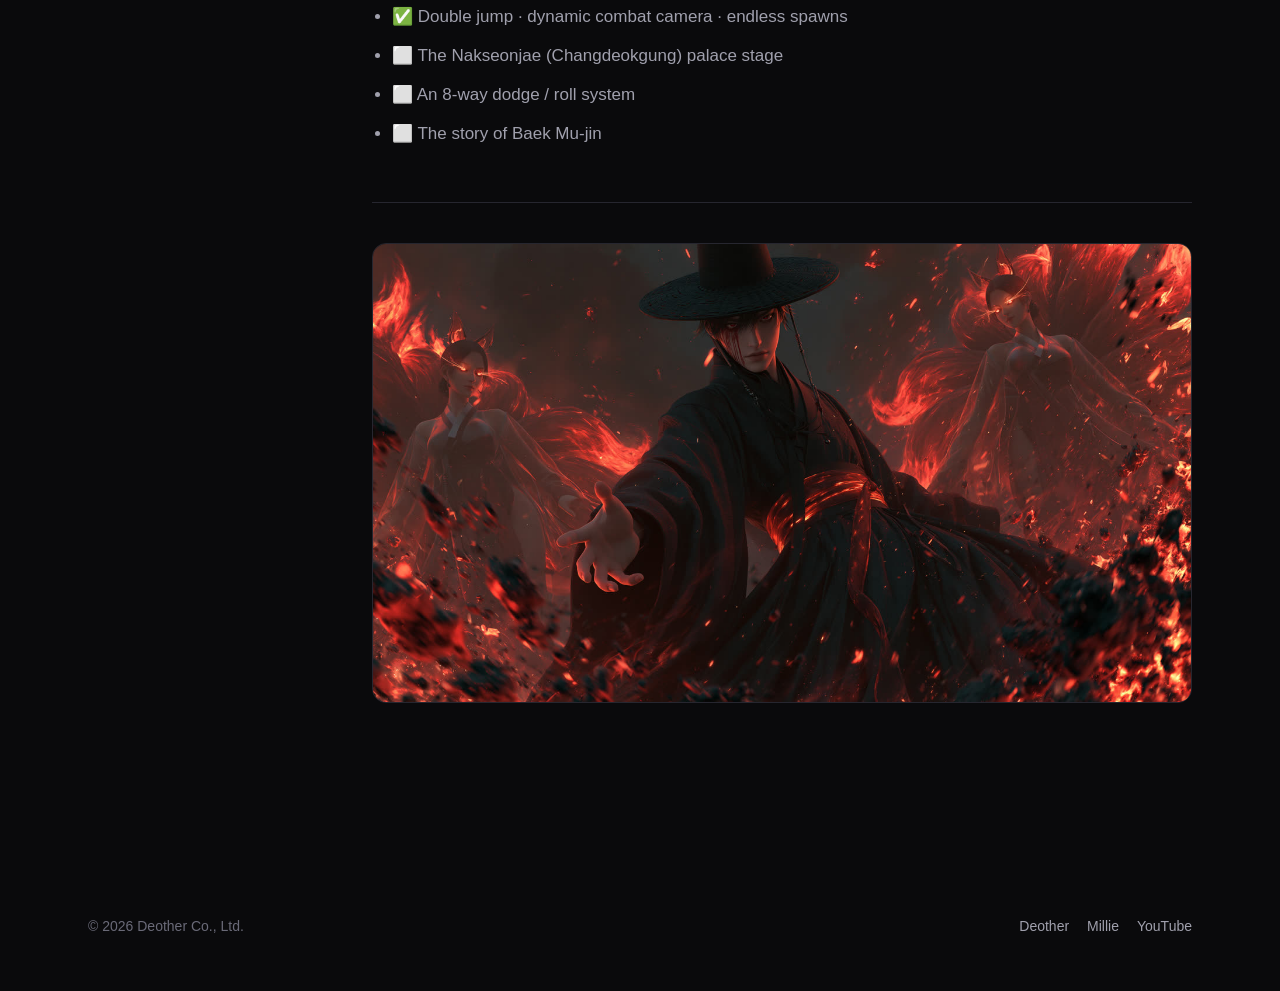
<file: deathguide.html>
<!doctype html>
<html lang="ko">
<head>
<meta charset="utf-8">
<meta name="viewport" content="width=device-width, initial-scale=1">
<title>저승사자 (Death Guide) — Deother</title>
<meta name="description" content="Death Guide — a Joseon grim reaper carves through the risen dead with katana, fists, and kicks. Stylish gore action based on the web novel. Mature. Free for Windows.">
<meta name="theme-color" content="#0a0a0c">
<link rel="icon" href="assets/icon-192.png" sizes="192x192">
<link rel="stylesheet" href="styles.css">
</head>
<body data-game="deathguide">

<header>
  <div class="wrap bar">
    <a class="logo" href="index.html">
      <img src="assets/deother-logo.png" alt="" width="26" height="26">
      DE<span>OTHER</span>
    </a>
    <div class="lang doc-lang" id="pLang"></div>
  </div>
</header>

<main>
  <!-- seo:start — build-seo.js 가 만든다. 손으로 고치지 말 것. 네이버 Yeti 처럼
     자바스크립트를 실행하지 않는 크롤러가 읽는 자리다. -->
<noscript>
<div class="wrap seo-text">
  <h1>저승사자</h1>
  <p>조선의 저승사자, 되살아난 망령을 벤다</p>
  <p>검은 갓을 쓴 조선의 저승사자가 되살아난 망령 떼를 카타나·주먹·발로 벤다. 부위를 하나씩 절단하고, 시체는 래그돌로 굴러 벽에 부딪힌다. DMC류 스타일리시 액션. ⚠️ 성인용 — 극심한 고어와 폭력.</p>
  <h2>저승사자 백무진</h2>
  <p>밀리의 서재에 연재 중인 원작 웹소설을 바탕으로 한다. 주인공은 백무진 — 고려 말, 멸문한 장군의 아들이다.</p>
  <p>열여섯에 장원급제한 그는 조선 건국기에 아버지가 역적으로 몰리며 온 가족의 비극을 지켜본다. 끝내 망나니의 칼에 목이 잘려 죽지만, 거기서 끝나지 않는다.</p>
  <p>그는 저승사자로 다시 태어나, 억울한 혼들을 저승으로 이끄는 길 위에 선다. 죽고 싶어도 죽을 수 없는 운명이다.</p>
  <h2>베고, 절단한다</h2>
  <p>칼·주먹·발을 스윙마다 랜덤으로 섞어 콤보를 낸다. 검을 휘두를 때마다 불·얼음·번개 같은 원소 슬래시 트레일이 칼에 감긴다.</p>
  <p>2단 점프와, 공격에 맞춰 줌인하는 다이나믹 시네마틱 카메라. 손맛은 스타일리시 액션(DMC류)을 노린다.</p>
  <h2>끊임없는 망령</h2>
  <p>적은 모듈러 좀비다. 팔·다리·머리가 한 부위씩 분리되고, 잘린 부위는 사라지지 않고 땅에 굴러 계속 찰 수 있다. 첫 타격에 몸통이 래그돌로 무너지며 벽으로 날아간다.</p>
  <p>혈흔, 뼈 부러지는 임팩트음, 죽는 비명. 망령은 끝없이 스폰된다 — 떼를 견디는 게임이다. ⚠️ 극심한 고어와 폭력, 성인용.</p>
  <h2>지금 어디까지 — 얼리 빌드</h2>
  <p>itch 에 올라간 것은 초기 빌드다. 무료(원하는 만큼 후원)로 받을 수 있다.</p>
  <p>지금 할 수 있는 것과 앞으로 올 것:</p>
  <ul>
  <li>✅ 저승사자로 망령 떼와 전투 (칼·주먹·발 콤보)</li>
  <li>✅ 부위 절단 · 래그돌 고어 · 원소 슬래시 트레일</li>
  <li>✅ 2단 점프 · 다이나믹 전투 카메라 · 끝없는 스폰</li>
  <li>⬜ 낙선재(창덕궁) 궁궐 스테이지</li>
  <li>⬜ 8방향 회피·구르기</li>
  <li>⬜ 백무진의 이야기</li>
  </ul>
</div>
</noscript>
<!-- seo:end -->

<div class="doc-hero">
    <div class="wrap">
      <a class="link-out doc-back" id="pBack" href="index.html"></a>
      <h1 id="pTitle"></h1>
      <p class="tagline" id="pTagline"></p>
      <p class="doc-intro" id="pIntro"></p>
      <a class="cta" id="pCta" href="https://deother.itch.io/death-guide" target="_blank" rel="noopener"></a>
    </div>
  </div>

  <div class="wrap doc-wrap">
    <nav class="doc-toc" id="pToc"></nav>
    <div class="doc-body" id="pBody"></div>
  </div>

  <div class="wrap">
    <!-- 인터리브(P_LAYOUT)로 본문 안에 이미지가 들어가므로 이 자리는 비어 숨는다 -->
    <div class="page-videos" id="pVideos" hidden></div>
    <div class="slideshow" id="pSlides" hidden>
      <div class="slide-track" id="pTrack"></div>
      <div class="slide-dots" id="pDots"></div>
    </div>
  </div>
</main>

<!-- 주제가. #pAudio 가 있으면 page.js(pSetupAudio)가 진입 시 재생을 시도한다.
     브라우저가 첫 방문 자동재생을 막으면 우하단 버튼 또는 첫 클릭으로 시작된다. -->
<audio id="pAudio" src="assets/deathguide-theme.mp3" loop preload="auto"></audio>
<button id="pAudioToggle" class="audio-toggle" type="button" aria-label="주제가 재생" hidden>♪</button>

<footer>
  <div class="wrap foot">
    <span>© 2026 Deother Co., Ltd.</span>
    <a class="sp" href="index.html">Deother</a>
    <a href="https://www.millie.co.kr/v4/millieRoad/28476" target="_blank" rel="noopener">Millie</a>
    <a href="https://www.youtube.com/channel/UCQaEcI1xWOg_tvTqZBYBbGw" target="_blank" rel="noopener">YouTube</a>
  </div>
</footer>

<script src="i18n.js"></script>
<script src="pages-i18n.js"></script>
<script src="page.js"></script>
</body>
</html>
</file>
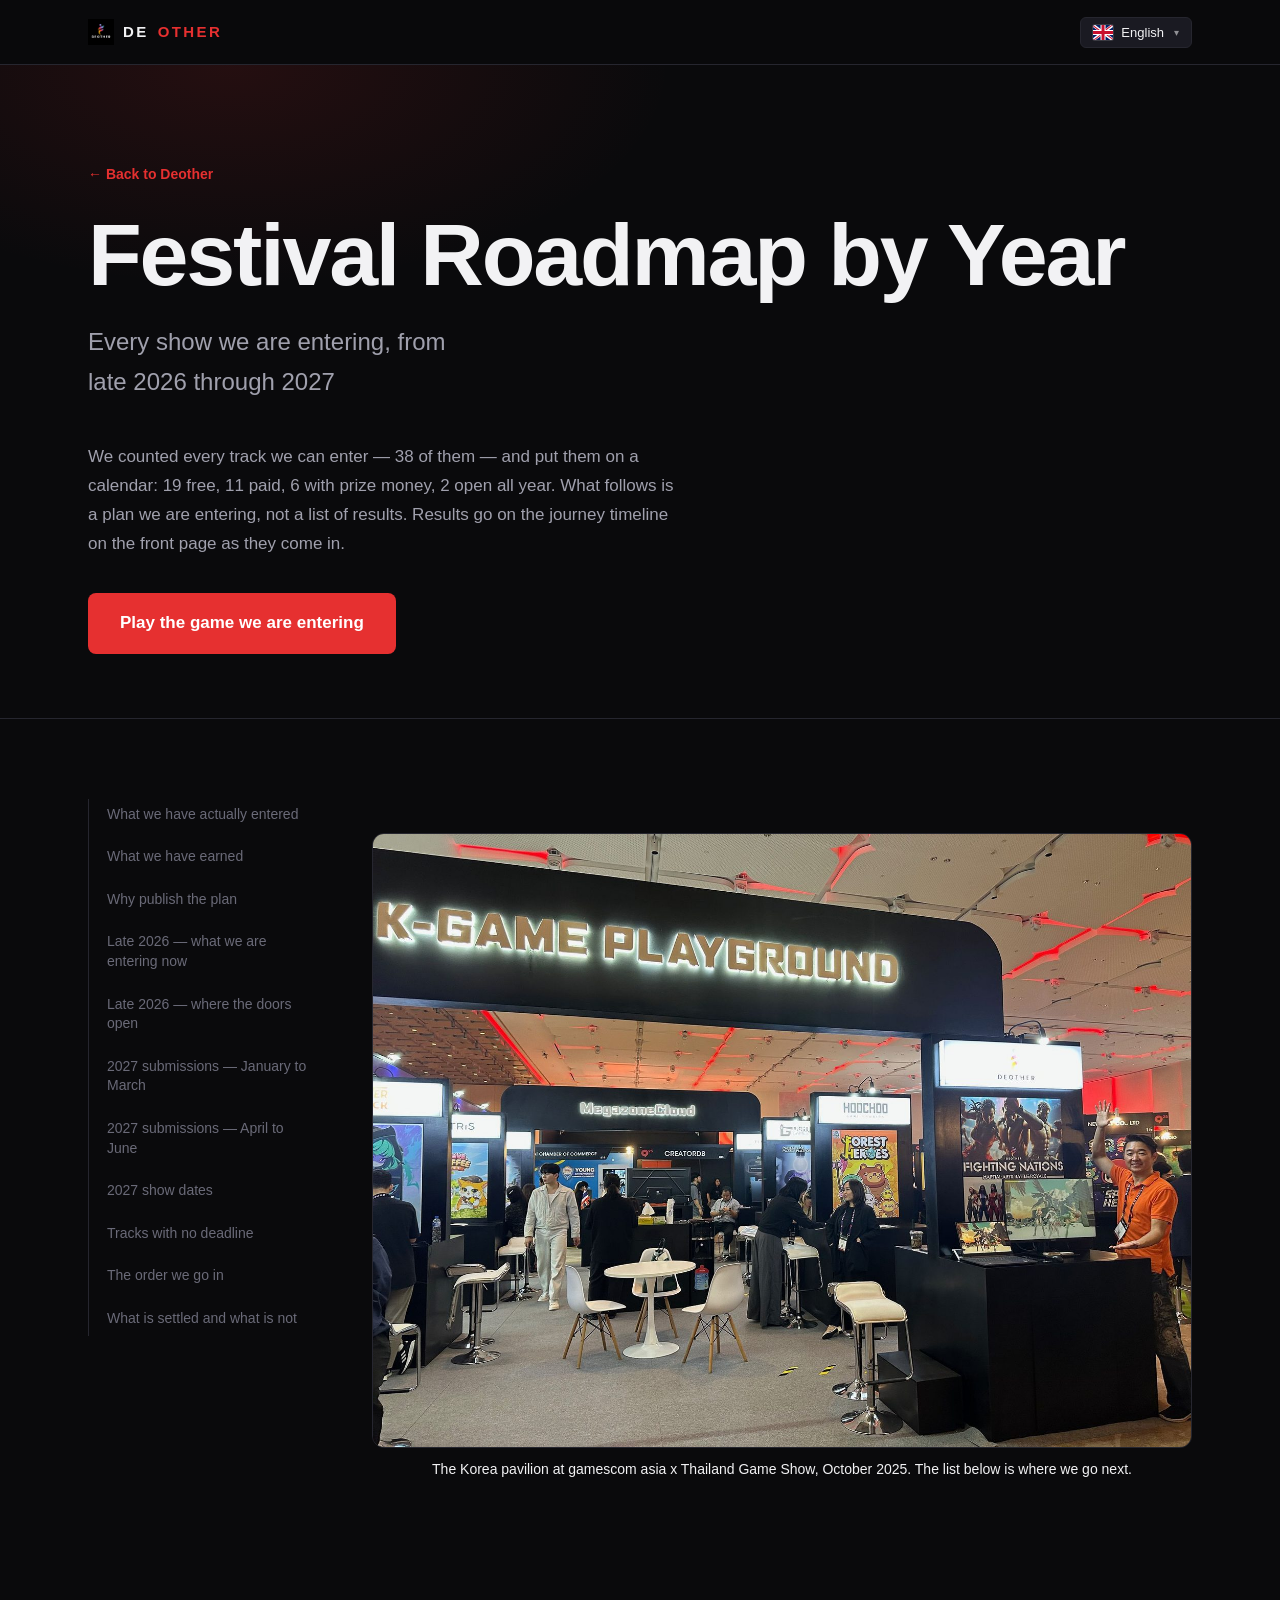
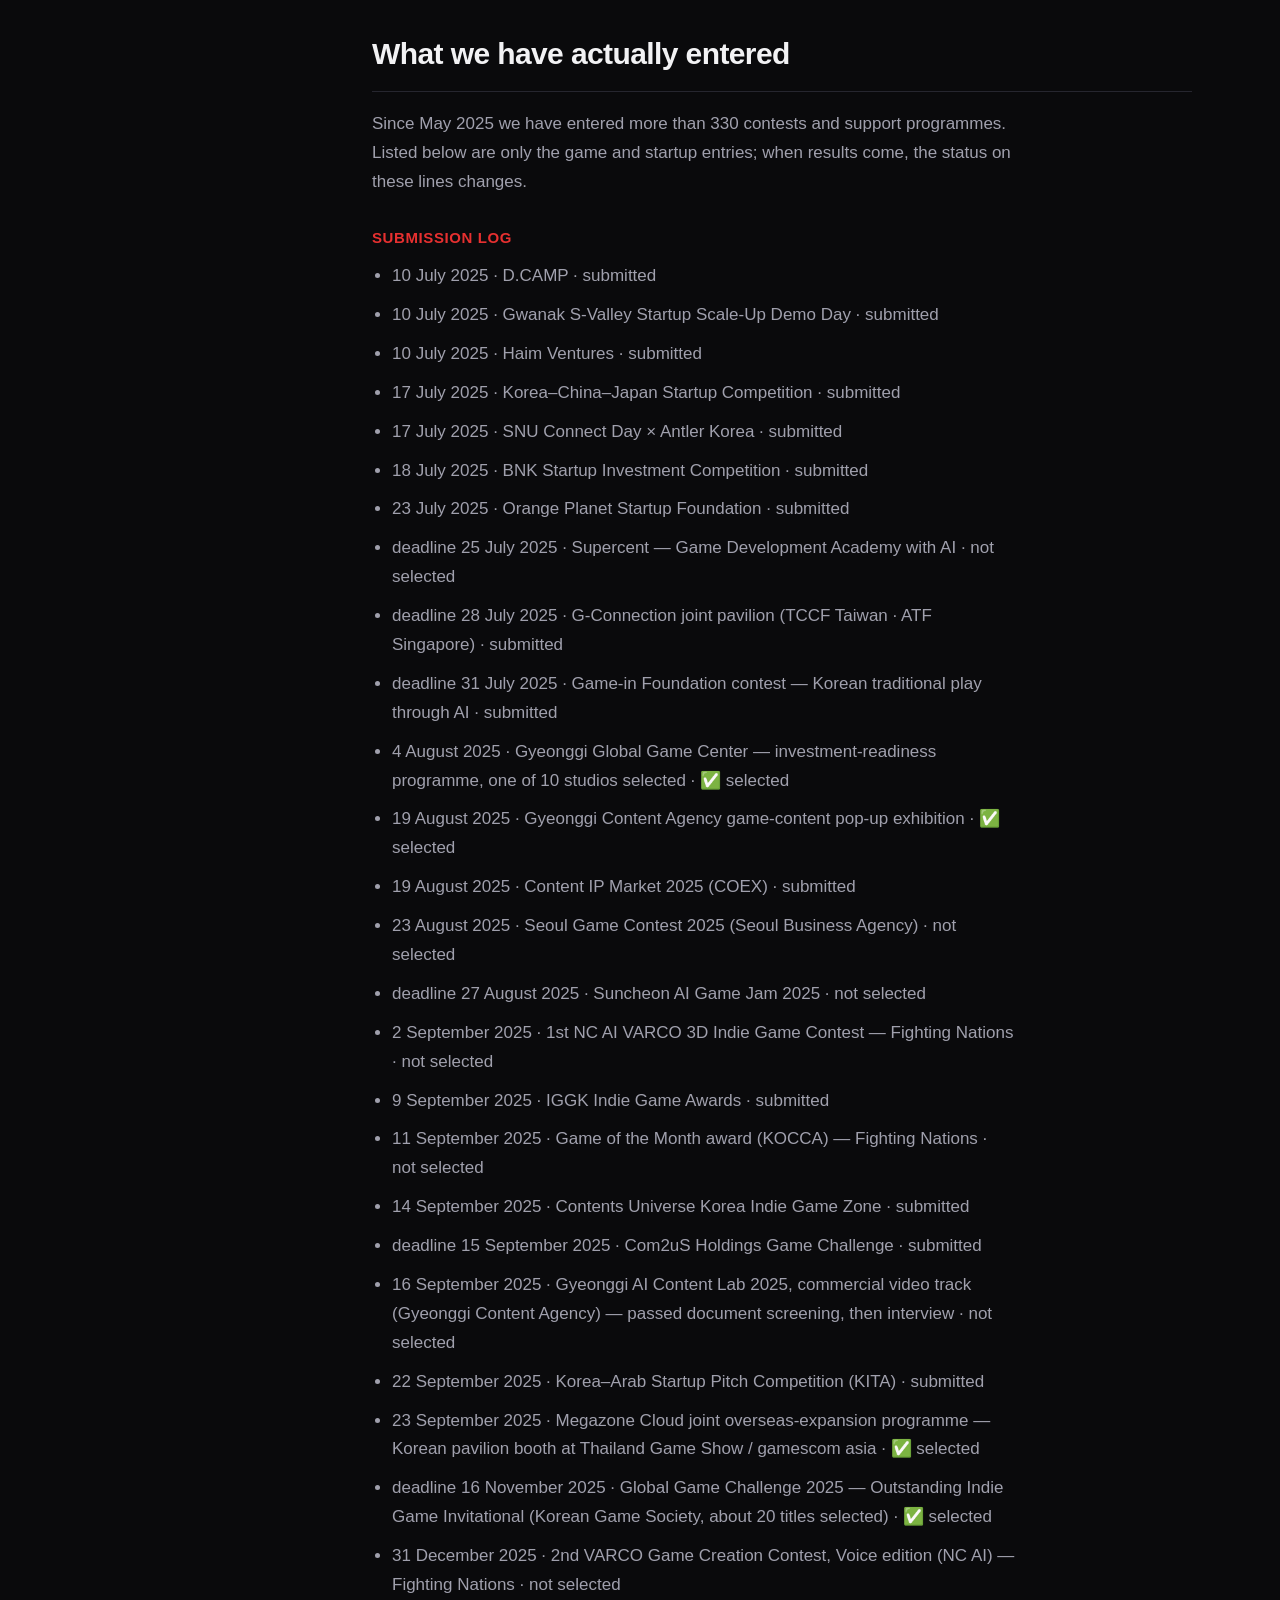
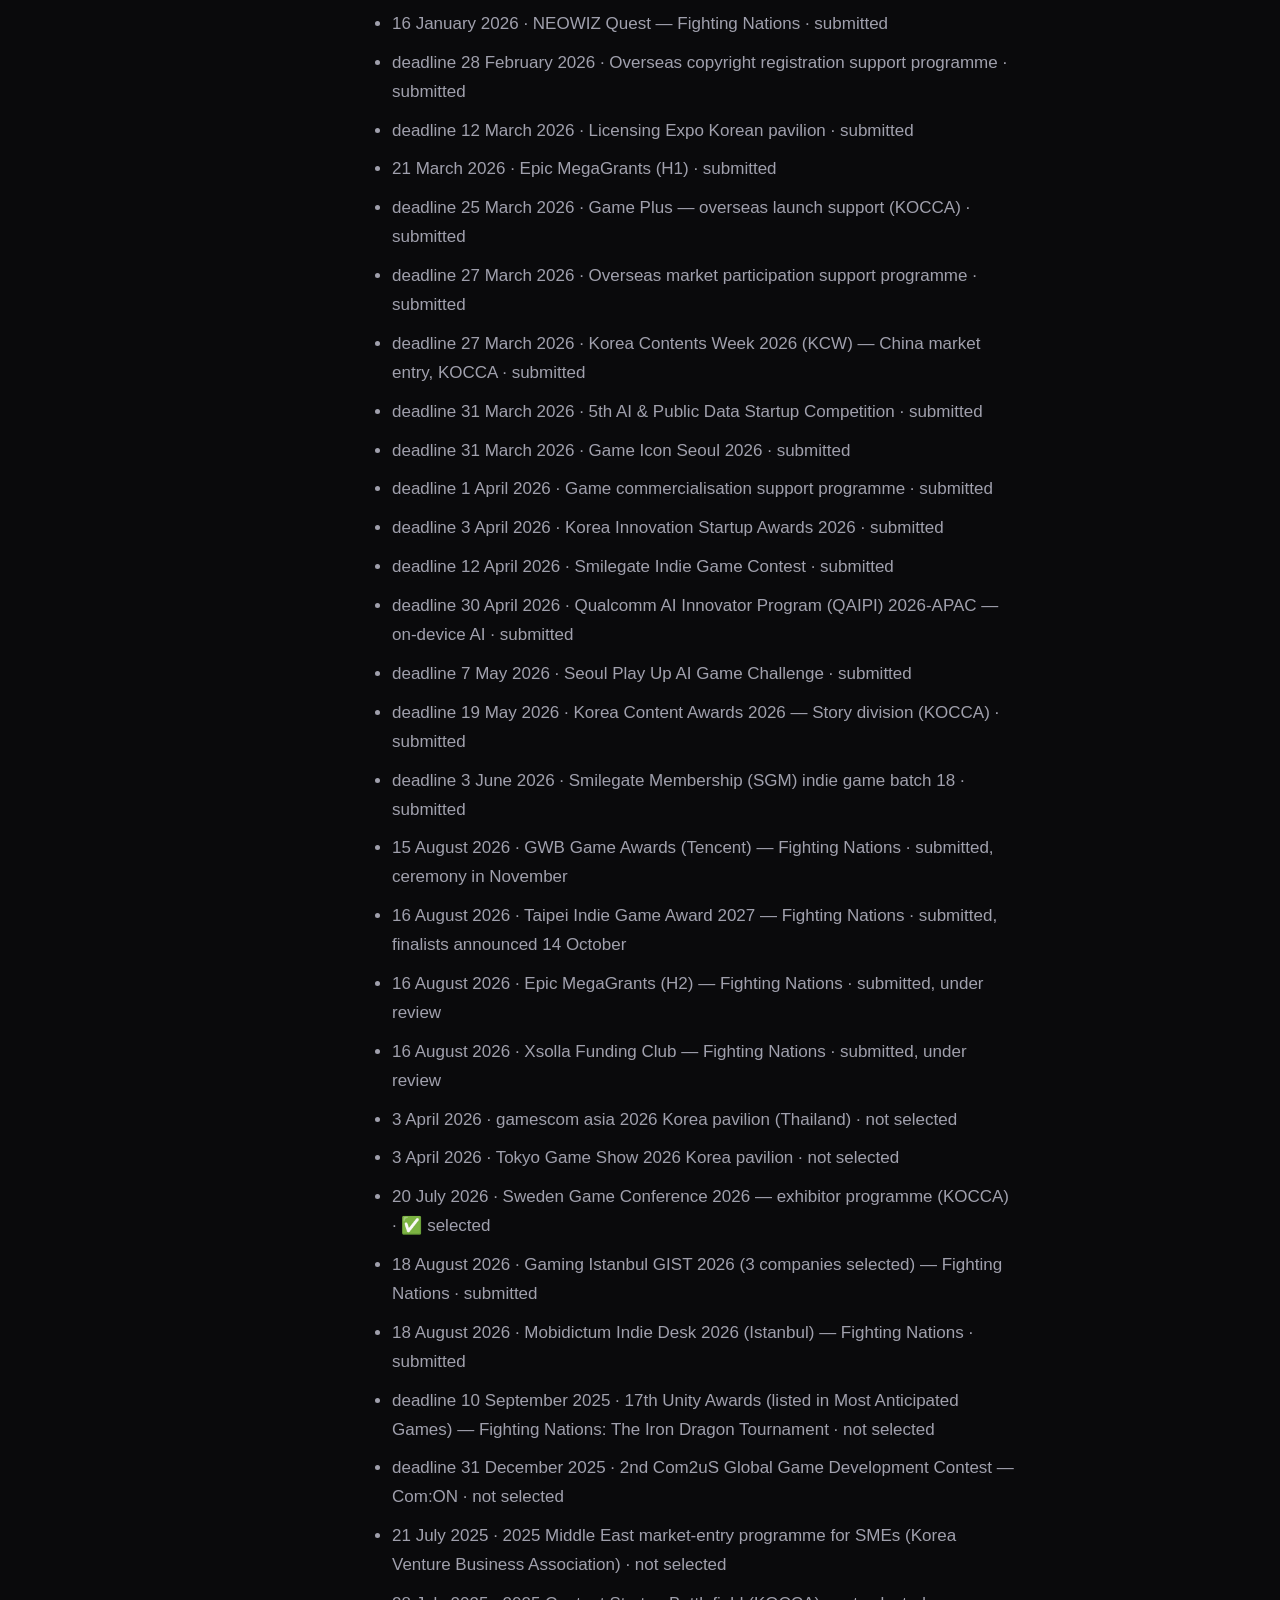
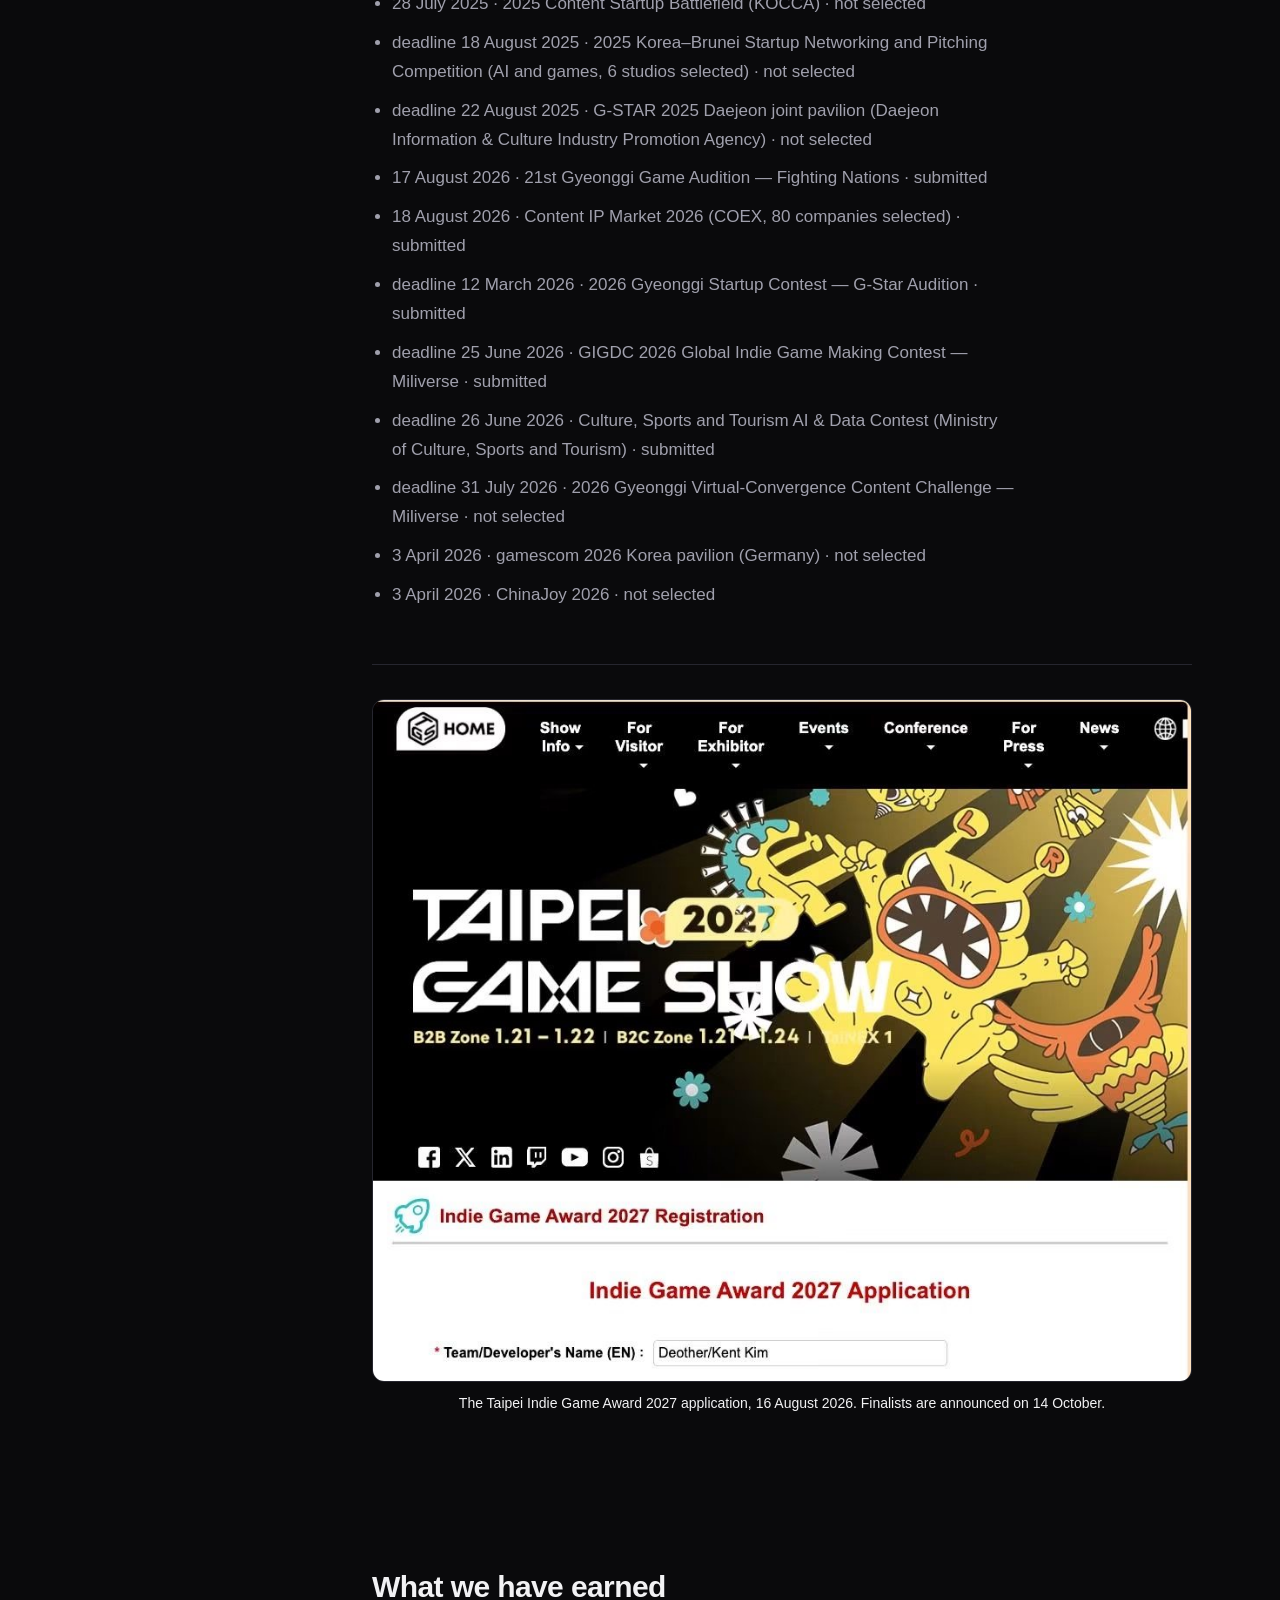
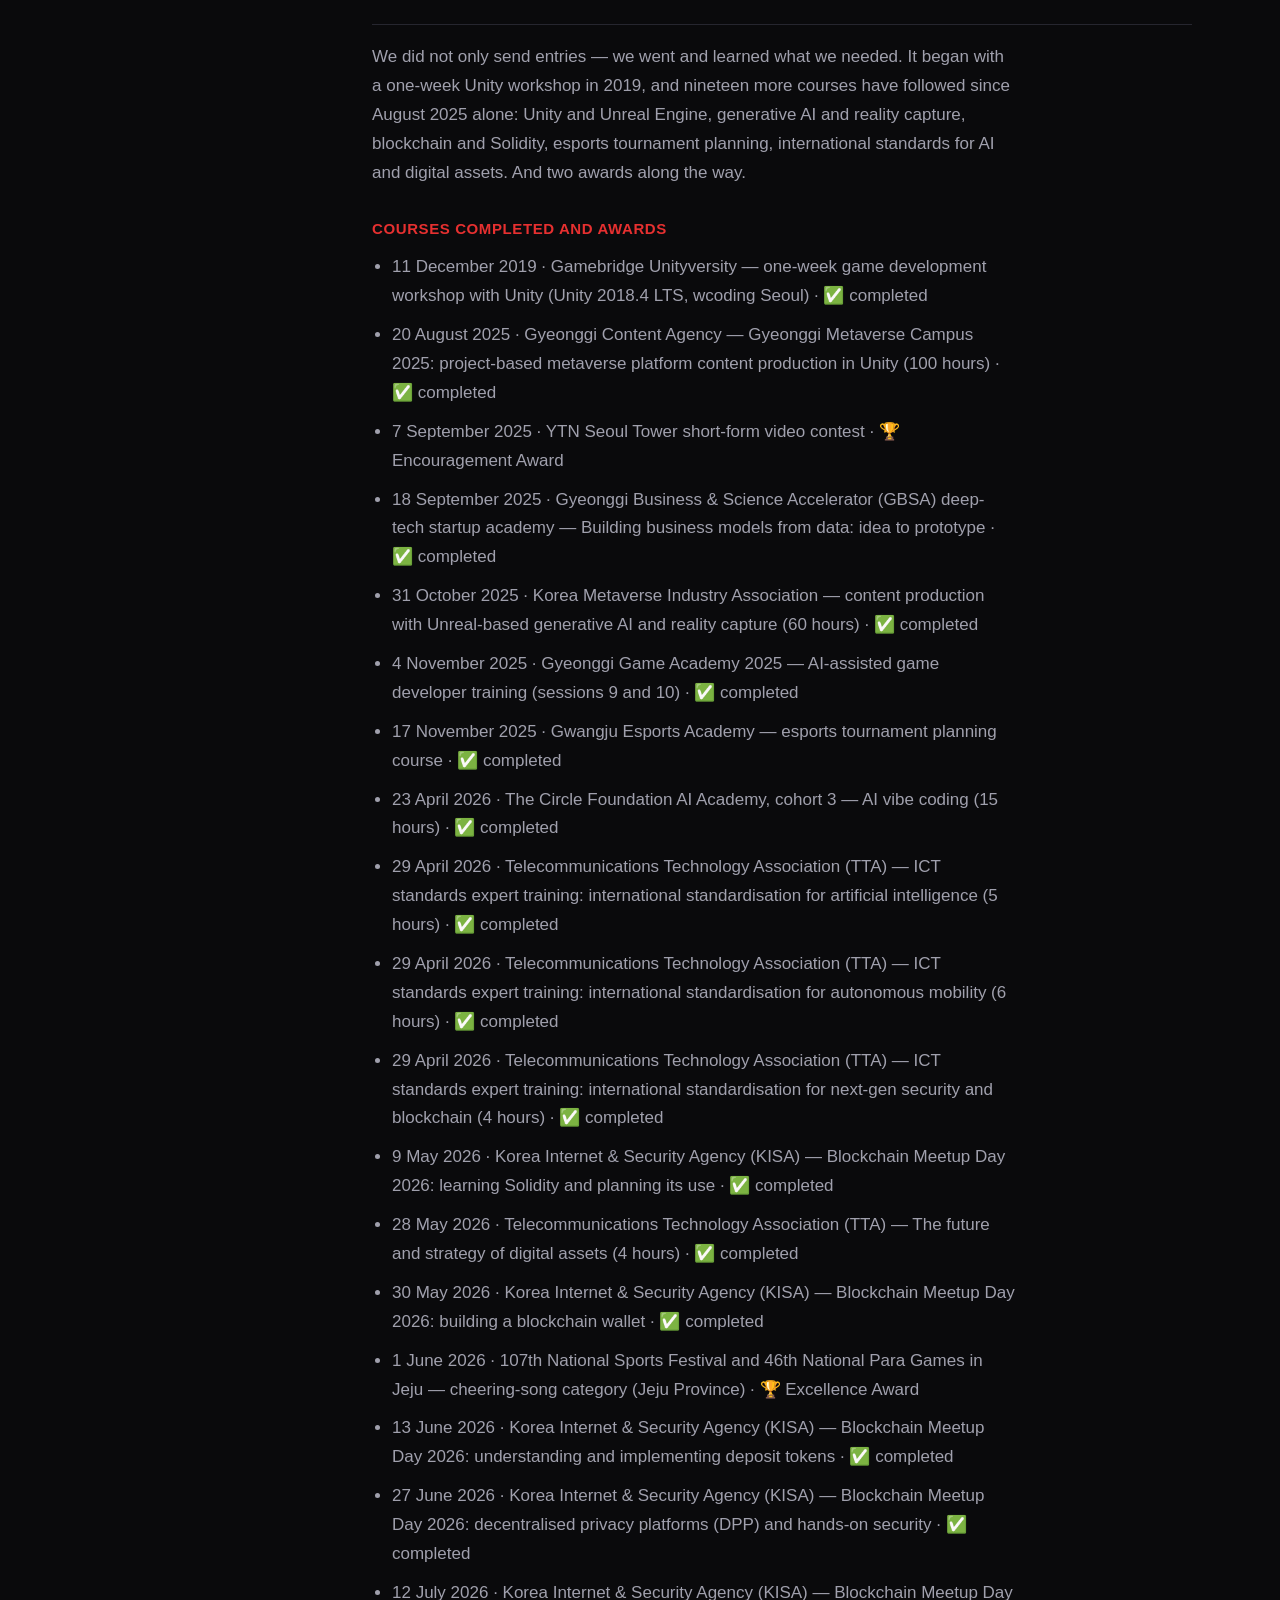
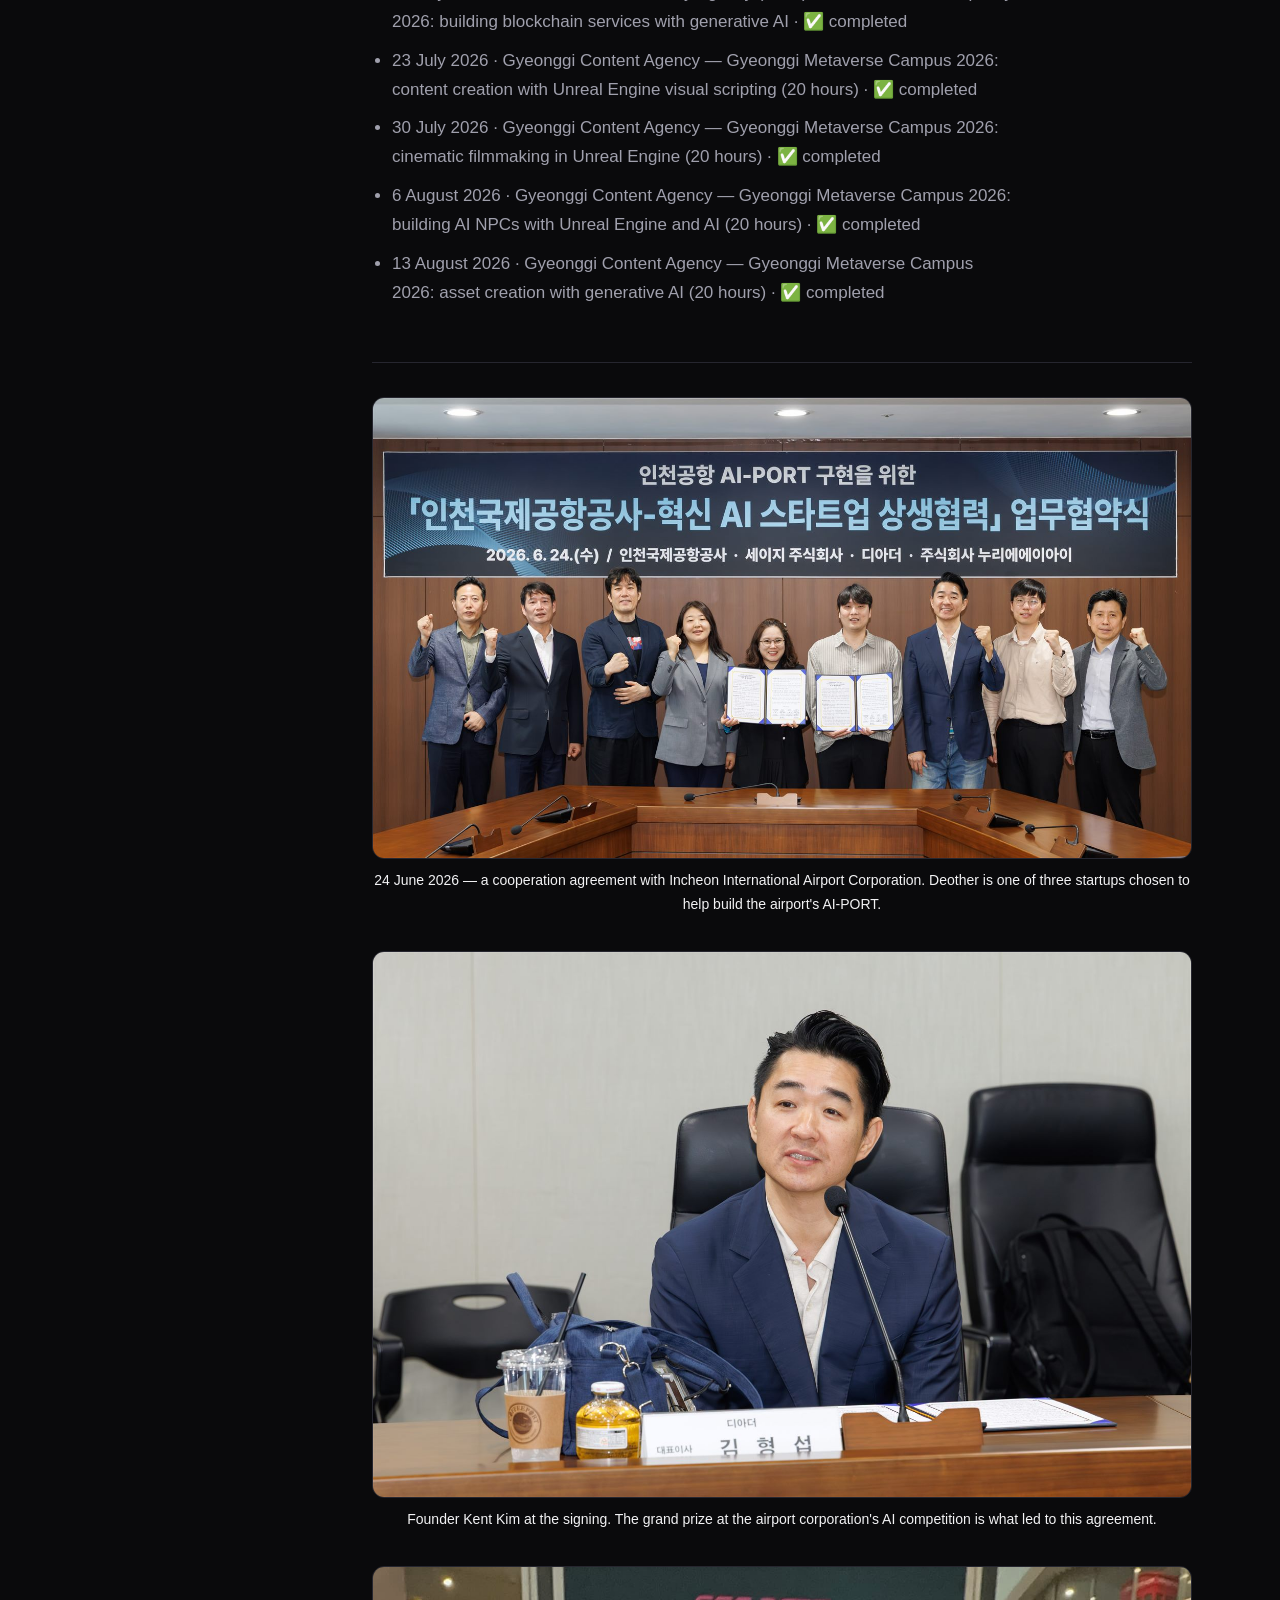
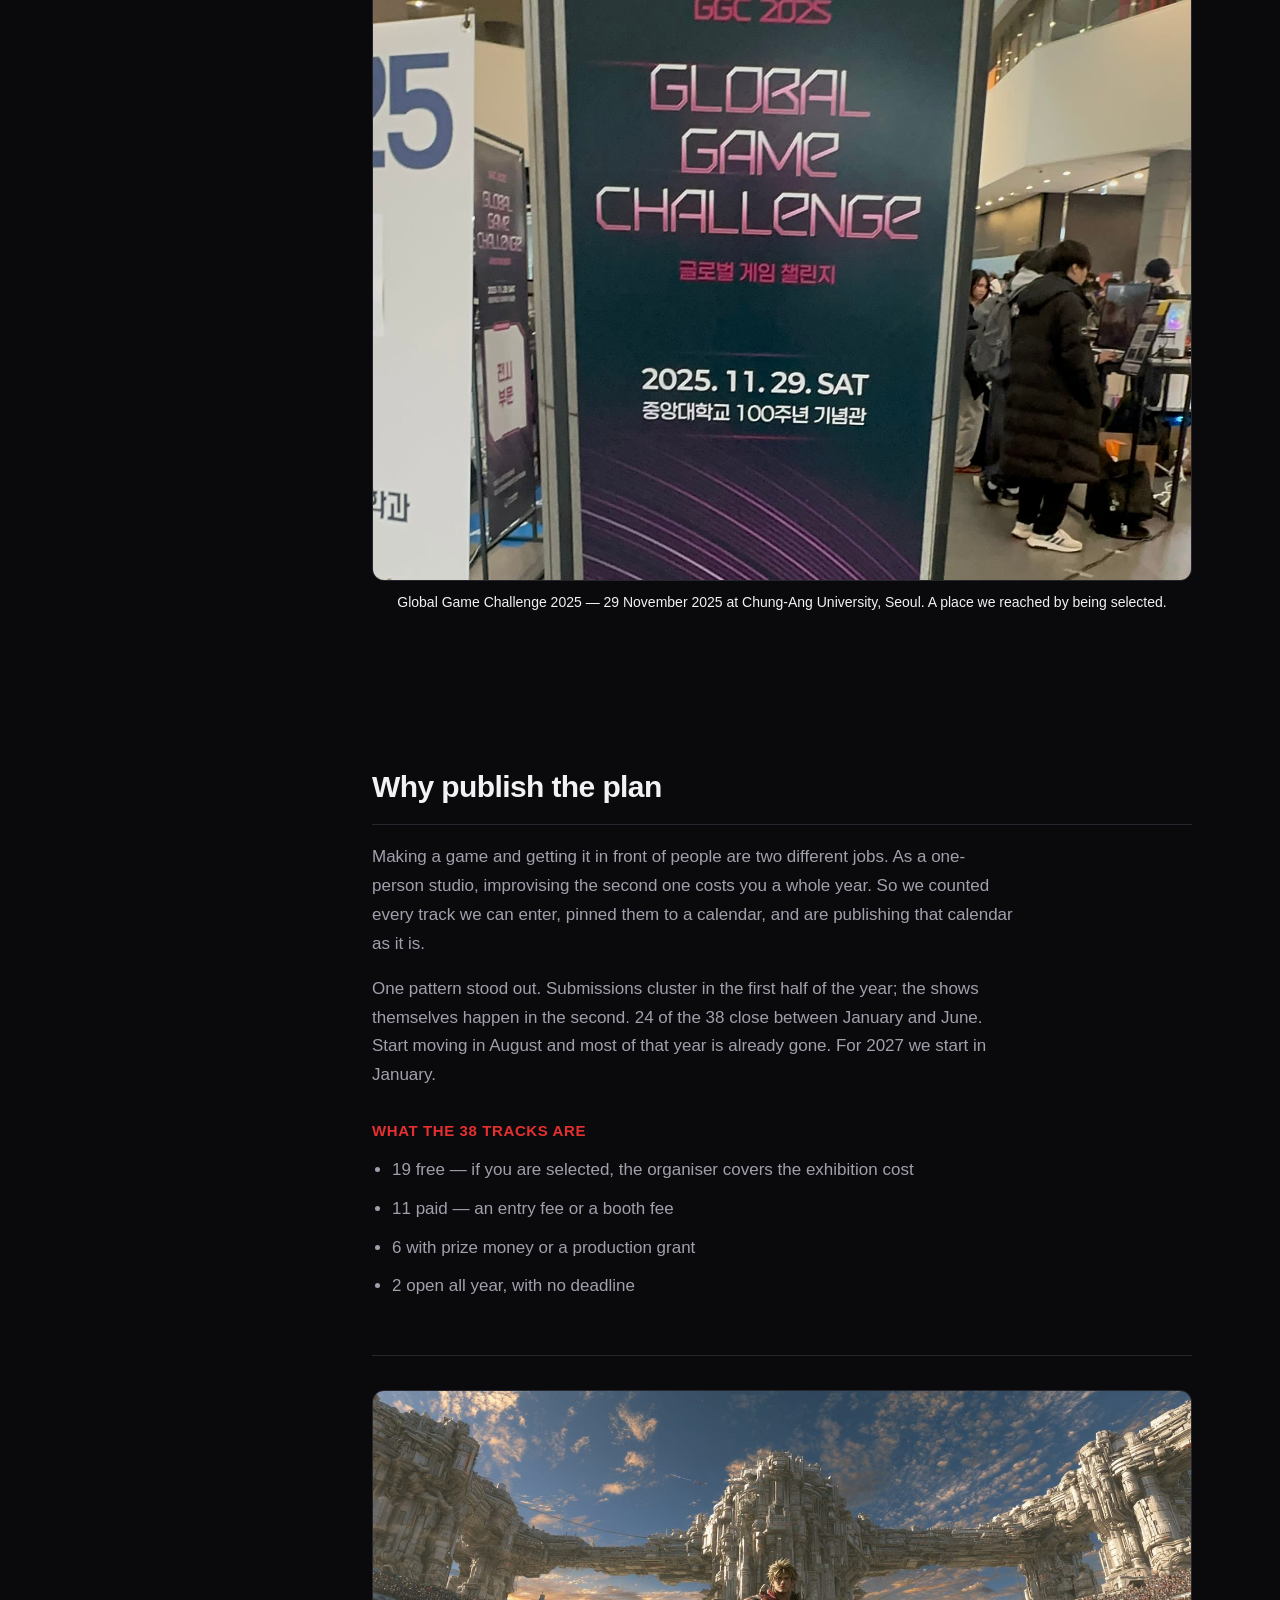
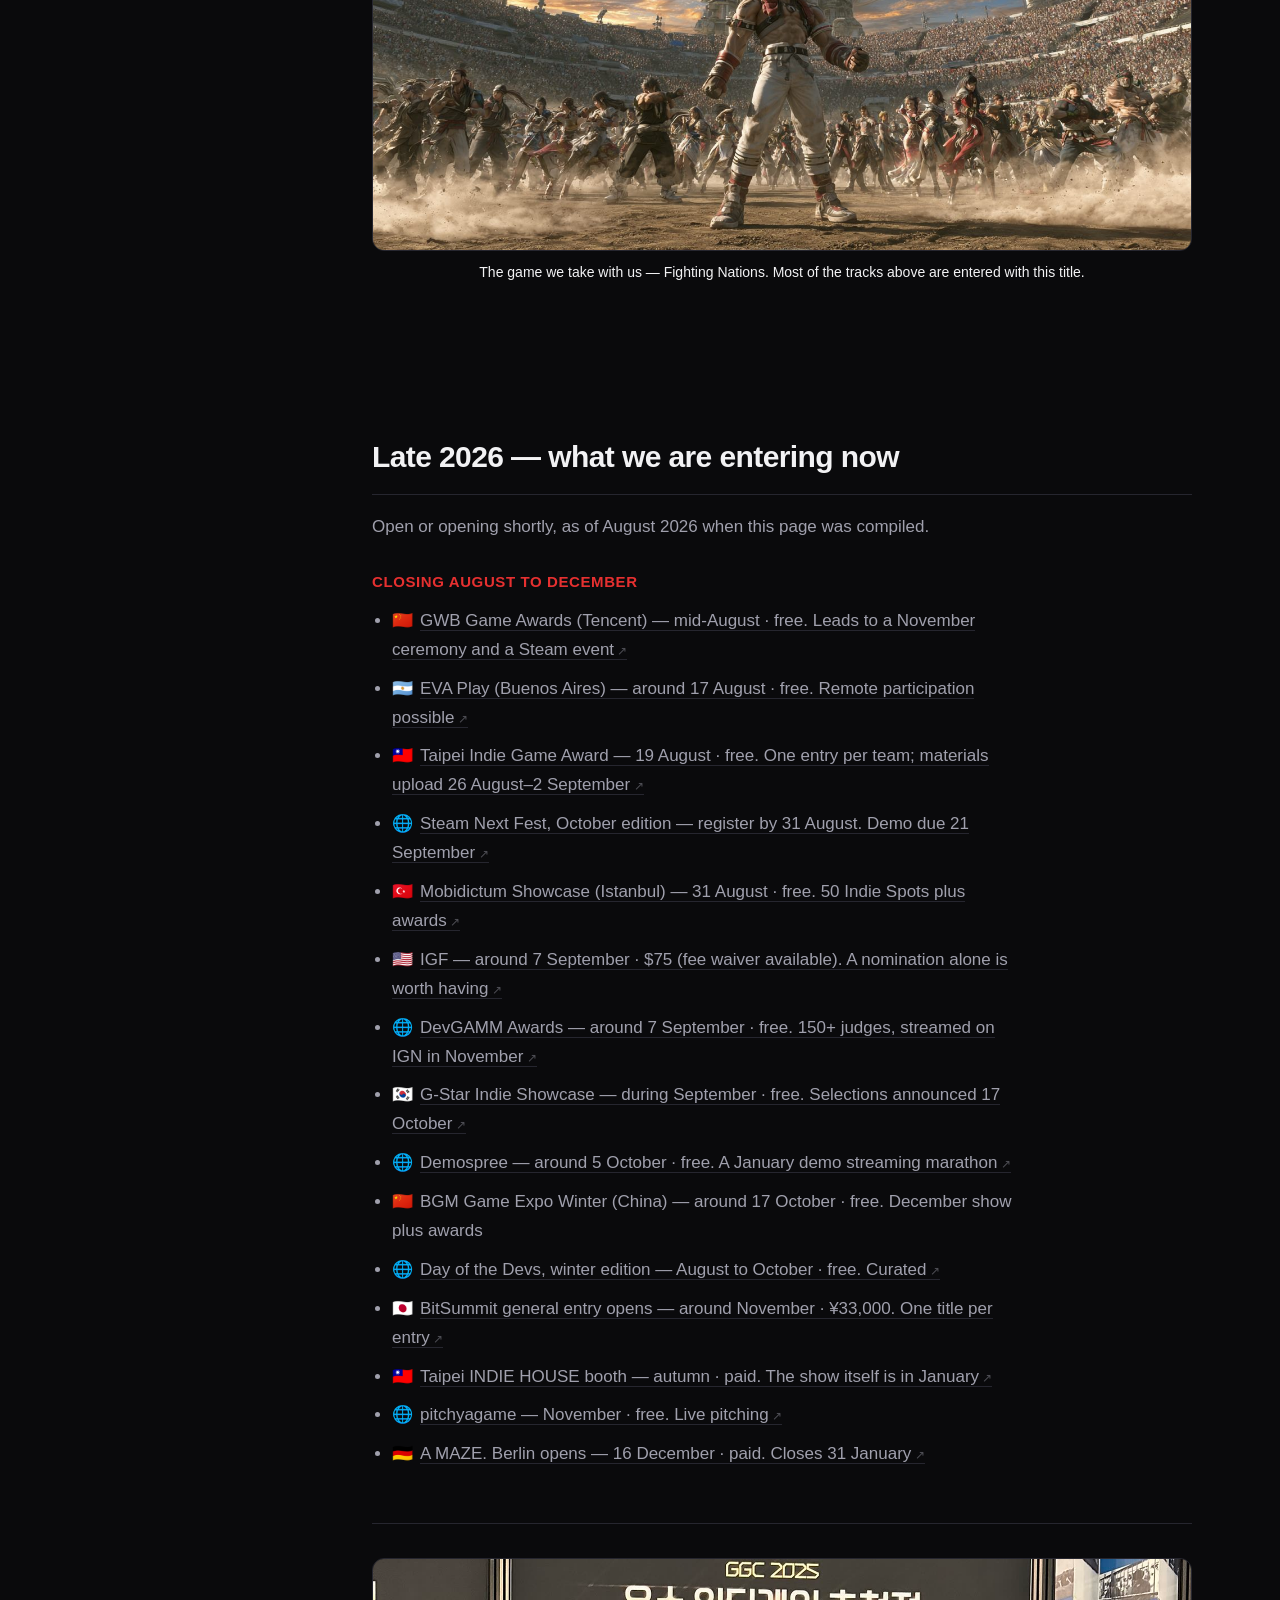
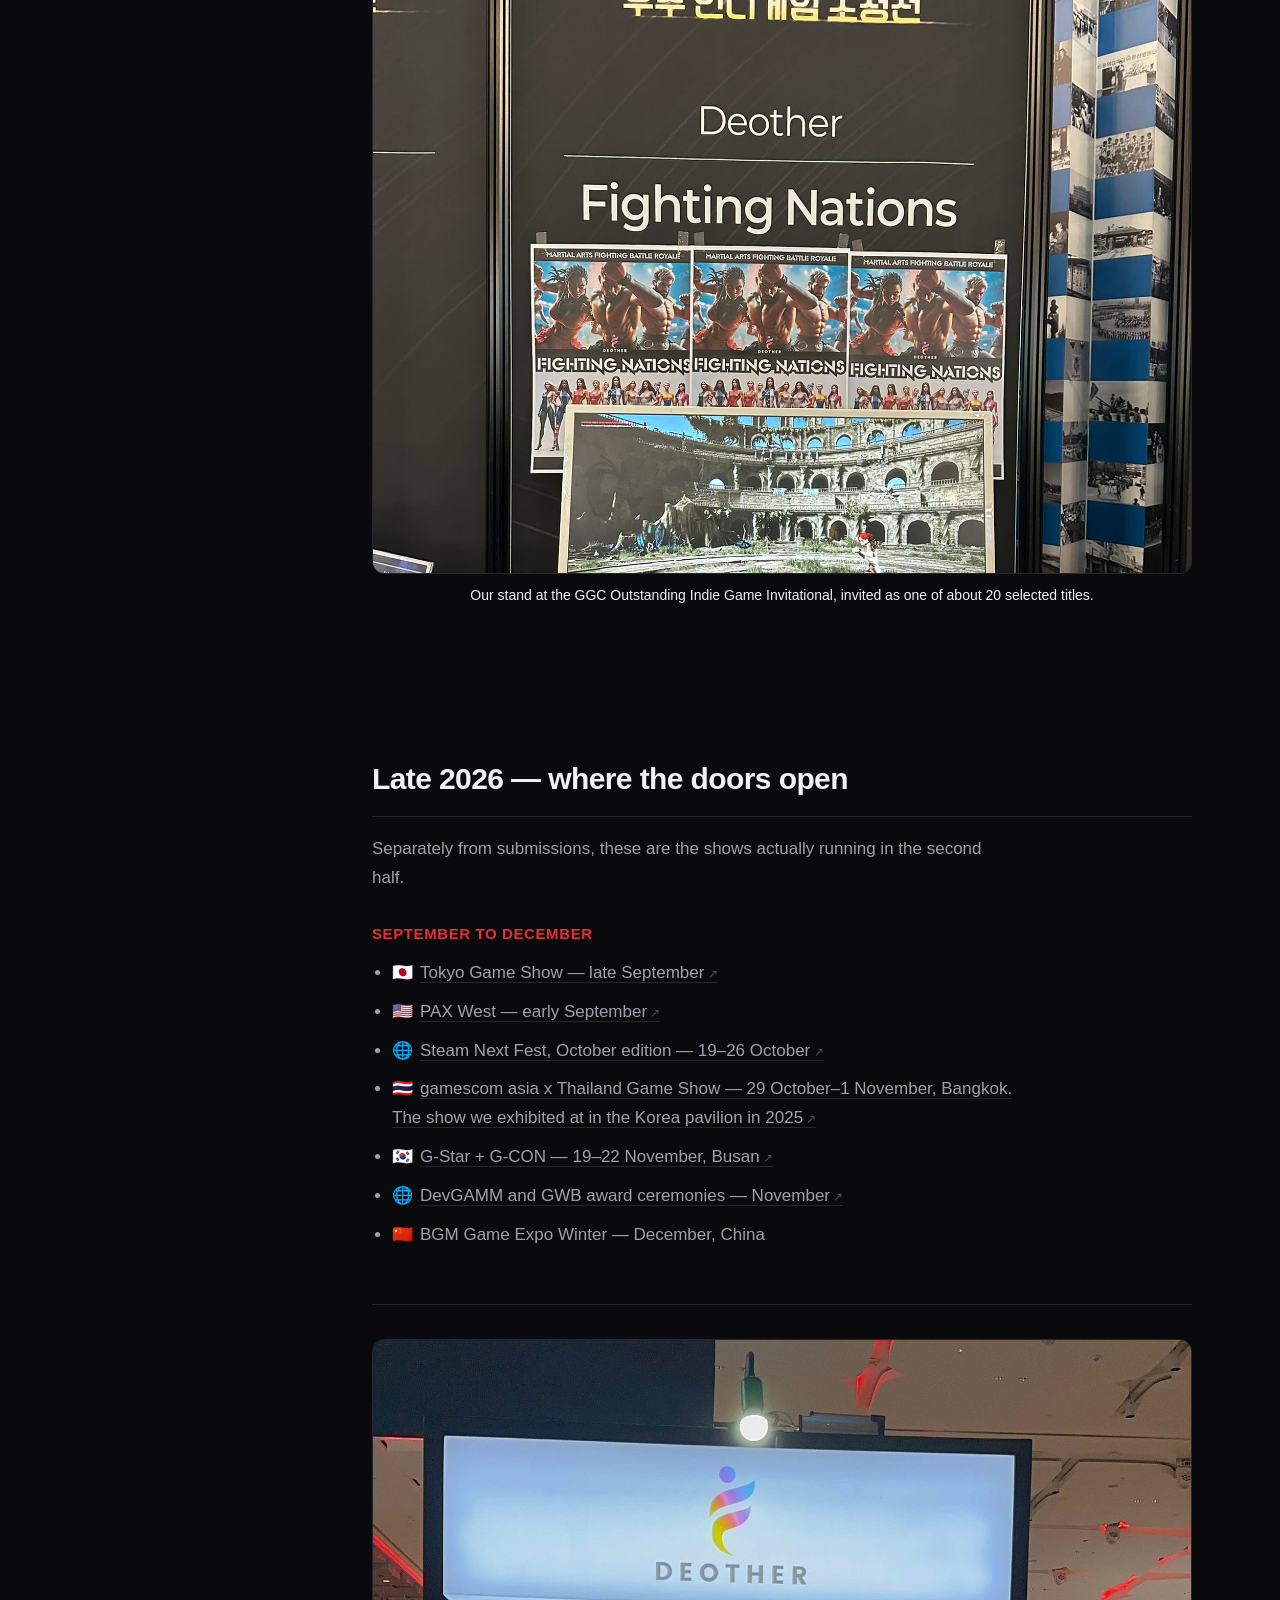
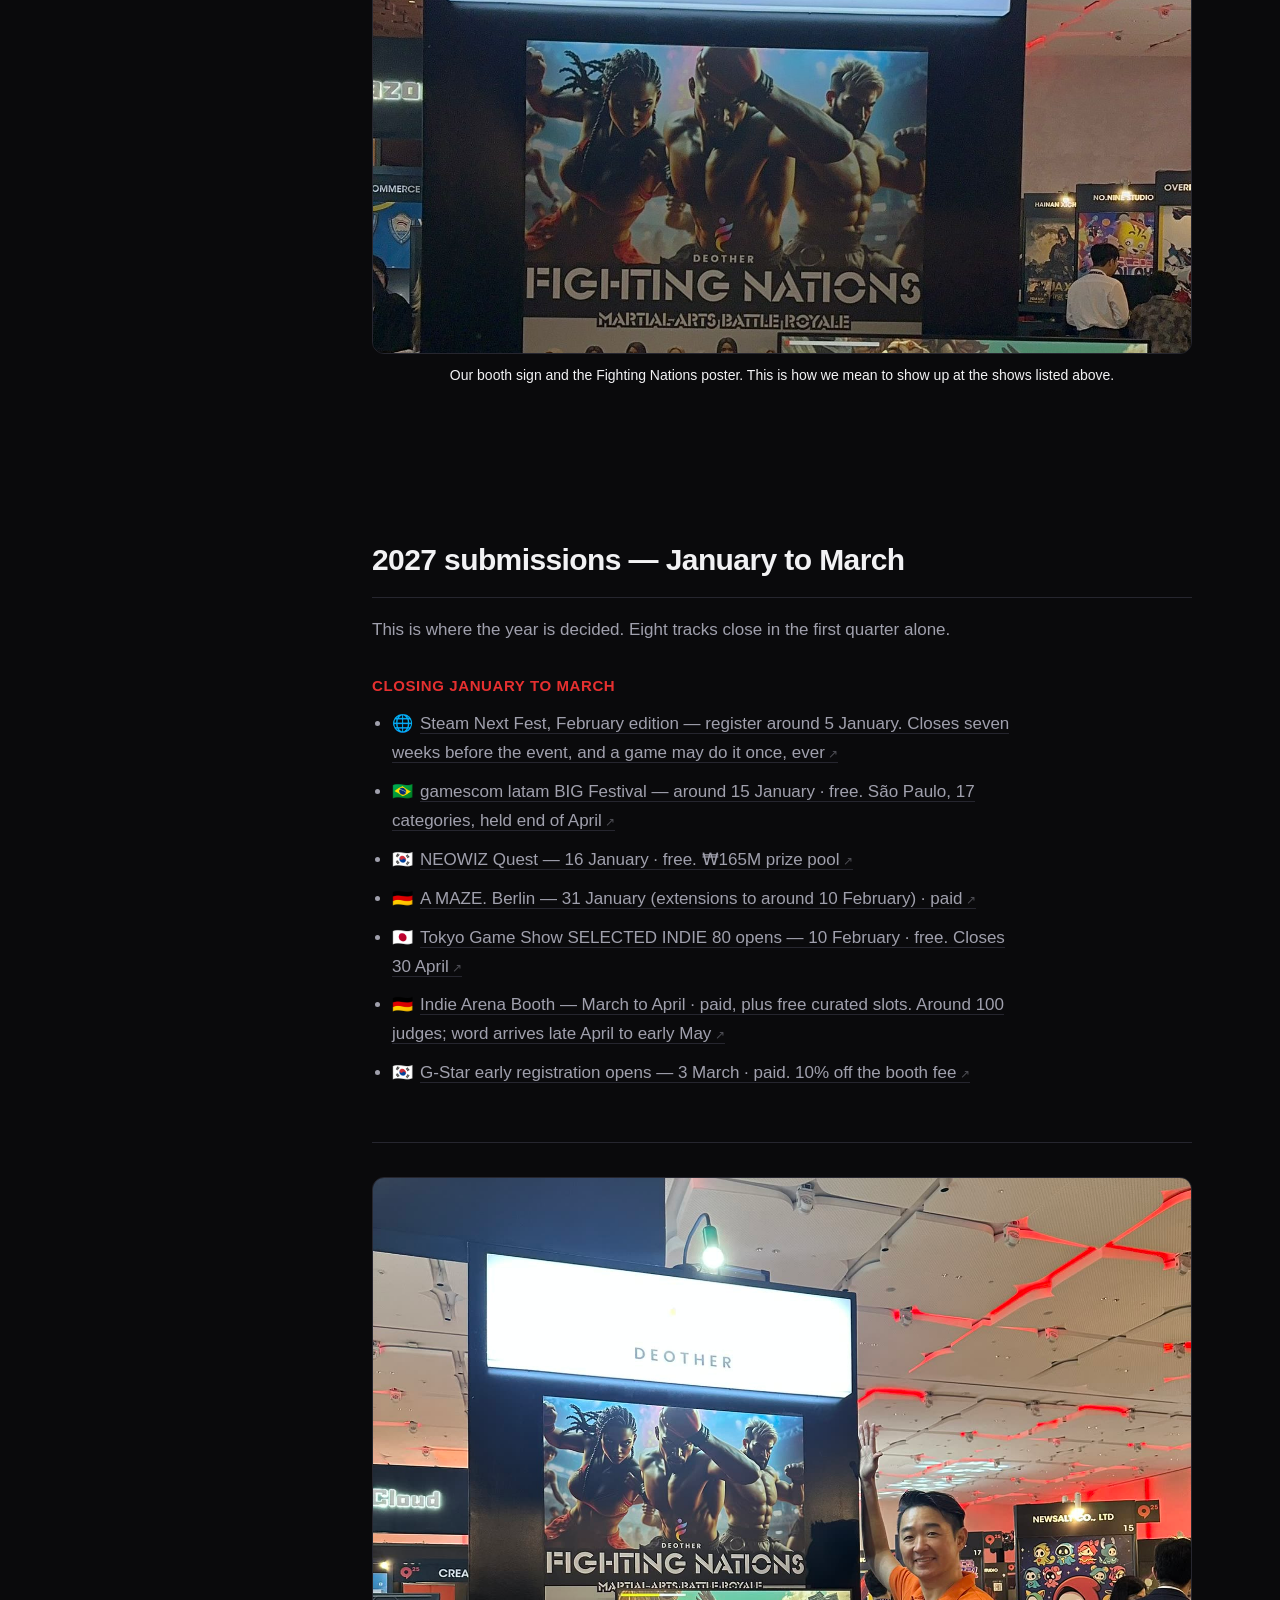
<file: festivals.html>
<!doctype html>
<html lang="ko">
<head>
<meta charset="utf-8">
<meta name="viewport" content="width=device-width, initial-scale=1">
<title>연도별 행사 로드맵 — Deother</title>
<meta name="description" content="Deother's festival roadmap — every award, expo and showcase we are entering from late 2026 through 2027. 38 tracks, month by month.">
<meta name="theme-color" content="#0a0a0c">
<link rel="icon" href="assets/icon-192.png" sizes="192x192">
<link rel="stylesheet" href="styles.css">
</head>
<body data-game="festivals">

<header>
  <div class="wrap bar">
    <a class="logo" href="index.html">
      <img src="assets/deother-logo.png" alt="" width="26" height="26">
      DE<span>OTHER</span>
    </a>
    <div class="lang doc-lang" id="pLang"></div>
  </div>
</header>

<main>
  <!-- seo:start — build-seo.js 가 만든다. 손으로 고치지 말 것. 네이버 Yeti 처럼
     자바스크립트를 실행하지 않는 크롤러가 읽는 자리다. -->
<noscript>
<div class="wrap seo-text">
  <h1>연도별 행사 로드맵</h1>
  <p>2026년 하반기부터 2027년까지, 우리가 도전하는 행사 전부</p>
  <p>응모할 수 있는 트랙 38개를 전수조사해 달마다 정리했습니다. 무료 19 · 유료 11 · 상금 6 · 상시 2. 아래는 선정 결과가 아니라 도전 계획입니다 — 결과는 나오는 대로 메인 페이지 여정 연표에 적습니다.</p>
  <h2>지금까지 넣은 것</h2>
  <p>2025년 5월부터 지금까지 공모전·지원사업에 330건 넘게 접수했습니다. 아래는 그중 게임·창업 분야만 추린 것이고, 결과가 나오면 이 줄의 상태가 바뀝니다.</p>
  <ul>
  <li>2025년 7월 10일 · 디캠프(D.CAMP) · 접수 완료</li>
  <li>2025년 7월 10일 · 관악 S밸리 스타트업 스케일업 데모데이 · 접수 완료</li>
  <li>2025년 7월 10일 · 하임벤처 · 접수 완료</li>
  <li>2025년 7월 17일 · 한·중·일 창업경진대회 · 접수 완료</li>
  <li>2025년 7월 17일 · SNU Connect Day × Antler Korea · 접수 완료</li>
  <li>2025년 7월 18일 · BNK 창업투자 경진대회 · 접수 완료</li>
  <li>2025년 7월 21일 · 2025 중소벤처기업 중동 진출 지원사업 (벤처기업협회) · 미선정</li>
  <li>2025년 7월 23일 · 오렌지플래넷 창업재단 · 접수 완료</li>
  <li>2025년 7월 25일 마감 · 슈퍼센트 「게임 개발 아카데미 with AI」 · 미선정</li>
  <li>2025년 7월 28일 · 2025 콘텐츠 스타트업 배틀필드 (한국콘텐츠진흥원) · 미선정</li>
  <li>2025년 7월 28일 마감 · 지커넥션 마켓 공동관 (대만 TCCF · 싱가포르 ATF) · 접수 완료</li>
  <li>2025년 7월 31일 마감 · 게임인재단 「AI를 활용한 한국전통놀이 문화」 공모전 · 접수 완료</li>
  <li>2025년 8월 4일 · 경기글로벌게임센터 투자유치역량강화프로그램 — 10개사에 선정 · ✅ 선정</li>
  <li>2025년 8월 18일 마감 · 2025 한-브루나이 스타트업 네트워킹·피칭 대회 (AI·게임 분야, 6개사 선정) · 미선정</li>
  <li>2025년 8월 19일 · 경기콘텐츠진흥원 게임콘텐츠 팝업전시 · ✅ 선정</li>
  <li>2025년 8월 19일 · 콘텐츠IP 마켓 2025 (코엑스) · 접수 완료</li>
  <li>2025년 8월 22일 마감 · 2025 지스타 대전공동관 참가기업 모집 (대전정보문화산업진흥원) · 미선정</li>
  <li>2025년 8월 23일 · 2025 서울 게임 공모전 (서울경제진흥원) · 미선정</li>
  <li>2025년 8월 27일 마감 · 2025 순천 AI 게임잼 · 미선정</li>
  <li>2025년 9월 2일 · 제1회 NC AI VARCO 3D 인디게임 공모전 — Fighting Nations · 미선정</li>
  <li>2025년 9월 9일 · IGGK 인디게임 어워드 · 접수 완료</li>
  <li>2025년 9월 10일 마감 · 제17회 유니티 어워드 (Most Anticipated Games 부문 등재) — Fighting Nations: The Iron Dragon Tournament · 미선정</li>
  <li>2025년 9월 11일 · 이달의 우수게임 (한국콘텐츠진흥원) — Fighting Nations · 미선정</li>
  <li>2025년 9월 14일 · 콘텐츠 유니버스 코리아 인디게임존 · 접수 완료</li>
  <li>2025년 9월 15일 마감 · 컴투스홀딩스 게임 챌린지 · 접수 완료</li>
  <li>2025년 9월 16일 · 2025 경기 AI 콘텐츠 랩 커머셜 영상 전문과정 (경기콘텐츠진흥원) — 서류 합격 후 면접 · 미선정</li>
  <li>2025년 9월 22일 · 한-아랍 스타트업 피치 (한국무역협회) · 접수 완료</li>
  <li>2025년 9월 23일 · 메가존클라우드 대중소기업 동반진출 지원사업 — 태국 게임쇼 / gamescom asia 한국관 부스 · ✅ 선정</li>
  <li>2025년 11월 16일 마감 · 글로벌게임챌린지 2025 「우수 인디게임 초청전」 (한국게임학회, 20작품 내외 선정) · ✅ 선정</li>
  <li>2025년 12월 31일 마감 · 제2회 컴투스 글로벌 게임개발 공모전 「컴:온」 (총상금 4,000만원) · 미선정</li>
  <li>2025년 12월 31일 · 제2회 VARCO 활용 게임제작 공모전 Voice편 (NC AI) — Fighting Nations · 미선정</li>
  <li>2026년 1월 16일 · 네오위즈 퀘스트 — Fighting Nations · 접수 완료</li>
  <li>2026년 2월 28일 마감 · 해외저작권등록 지원사업 · 접수 완료</li>
  <li>2026년 3월 12일 마감 · 라이선싱 엑스포 참가사 모집 · 접수 완료</li>
  <li>2026년 3월 12일 마감 · 2026 경기창업공모 G-스타 오디션 · 접수 완료</li>
  <li>2026년 3월 21일 · Epic MegaGrants (상반기) · 접수 완료</li>
  <li>2026년 3월 25일 마감 · 게임더하기 (콘진원 해외진출 지원) · 접수 완료</li>
  <li>2026년 3월 27일 마감 · 해외마켓 참가지원사업 · 접수 완료</li>
  <li>2026년 3월 27일 마감 · 2026 코리아콘텐츠위크(2026KCW) 중국 진출 참가기업 (콘진원) · 접수 완료</li>
  <li>2026년 3월 31일 마감 · 제5회 AI·공공데이터 활용 창업 경진대회 · 접수 완료</li>
  <li>2026년 3월 31일 마감 · 게임아이콘 서울 2026 · 접수 완료</li>
  <li>2026년 4월 1일 마감 · 게임 상용화 지원사업 · 접수 완료</li>
  <li>2026년 4월 3일 · 게임스컴 아시아 2026 한국공동관 (태국) · 미선정</li>
  <li>2026년 4월 3일 · 게임스컴 2026 한국공동관 (독일) · 미선정</li>
  <li>2026년 4월 3일 · 도쿄게임쇼 2026 한국공동관 · 미선정</li>
  <li>2026년 4월 3일 · 차이나조이 2026 · 미선정</li>
  <li>2026년 4월 3일 마감 · 2026 대한민국 혁신창업상 공모전 · 접수 완료</li>
  <li>2026년 4월 12일 마감 · 스마일게이트 인디게임 공모전 · 접수 완료</li>
  <li>2026년 4월 30일 마감 · 퀄컴 AI 이노베이터 프로그램 (QAIPI) 2026-APAC — 온디바이스 AI · 접수 완료</li>
  <li>2026년 5월 7일 마감 · 서울 플레이업 AI 게임 챌린지 · 접수 완료</li>
  <li>2026년 5월 19일 마감 · 2026 대한민국 콘텐츠 대상 — 스토리부문 (콘진원) · 접수 완료</li>
  <li>2026년 6월 3일 마감 · 스마일게이트 멤버십(SGM) 인디게임 18기 · 접수 완료</li>
  <li>2026년 6월 25일 마감 · GIGDC 2026 글로벌 인디 게임제작 경진대회 — 밀리버스 · 접수 완료</li>
  <li>2026년 6월 26일 마감 · 문화체육관광 인공지능·데이터 활용 공모전 (문체부) · 접수 완료</li>
  <li>2026년 7월 20일 · 스웨덴 게임 컨퍼런스 2026 참가기업 (한국콘텐츠진흥원) · ✅ 선정</li>
  <li>2026년 7월 31일 마감 · 2026 경기 가상융합 콘텐츠 챌린지 (총상금 1,000만원) — 밀리버스 · 미선정</li>
  <li>2026년 8월 15일 · GWB 게임 어워드 (텐센트) — Fighting Nations · 접수 완료, 11월 시상식</li>
  <li>2026년 8월 16일 · Taipei Indie Game Award 2027 — Fighting Nations · 접수 완료, 파이널리스트 발표 10월 14일</li>
  <li>2026년 8월 16일 · Epic MegaGrants (하반기) — Fighting Nations · 접수 완료, 심사 중</li>
  <li>2026년 8월 16일 · Xsolla Funding Club — Fighting Nations · 접수 완료, 검토 중</li>
  <li>2026년 8월 17일 · 제21회 경기 게임 오디션 (총상금 2억원) — Fighting Nations · 접수 완료</li>
  <li>2026년 8월 18일 · 콘텐츠IP 마켓 2026 (코엑스, 80개사 선정) · 접수 완료</li>
  <li>2026년 8월 18일 · 게이밍 이스탄불 GIST 2026 (3개사 선정) — Fighting Nations · 접수 완료</li>
  <li>2026년 8월 18일 · Mobidictum 인디 데스크 2026 (이스탄불) — Fighting Nations · 접수 완료</li>
  </ul>
  <h2>지금까지 받은 것</h2>
  <p>공모전만 낸 것이 아니라, 필요한 기술은 직접 배웠습니다. 2019년 유니티 워크숍으로 시작해, 2025년 8월 이후로만 열아홉 과정을 수료했습니다 — 유니티와 언리얼 엔진, 생성형 AI와 리얼리티 캡처, 블록체인·솔리디티, e스포츠 대회 기획, 그리고 인공지능·디지털 자산 국제표준. 그 사이에 상도 둘 받았습니다.</p>
  <ul>
  <li>2019년 12월 11일 · Gamebridge Unityversity — 유니티 게임 개발 1주 워크숍 (Unity 2018.4 LTS, 서울 wcoding) · ✅ 수료</li>
  <li>2025년 8월 20일 · 경기콘텐츠진흥원 「2025 경기 메타버스 캠퍼스」 정규 과정 — 유니티 활용 실무 프로젝트 기반 메타버스 플랫폼 콘텐츠 제작 (100시간) · ✅ 수료</li>
  <li>2025년 9월 7일 · YTN서울타워 숏폼 공모전 · 🏆 장려상</li>
  <li>2025년 9월 18일 · 경기도경제과학진흥원(GBSA) 경기 스타트업 아카데미 딥테크 — 「데이터로 만드는 비즈니스 모델 기획과 실습: 아이디어부터 프로토타입까지」 · ✅ 수료</li>
  <li>2025년 10월 31일 · (사)한국메타버스산업협회 — 언리얼 기반 생성형 AI 및 리얼리티 캡처 활용 콘텐츠 제작 과정 (60시간) · ✅ 수료</li>
  <li>2025년 11월 4일 · 경기게임아카데미 2025 역량강화과정 — 「AI 활용 게임 개발자 교육」 9·10차 · ✅ 수료</li>
  <li>2025년 11월 17일 · 광주이스포츠교육원 — 「e스포츠 대회기획 과정」 · ✅ 수료</li>
  <li>2026년 4월 23일 · 동그라미재단 AI 아카데미 3기 — AI 바이브 코딩 (15시간) · ✅ 수료</li>
  <li>2026년 4월 29일 · 한국정보통신기술협회(TTA) ICT 표준 전문가 양성교육 — 인공지능 국제표준화 기본과정 (5시간) · ✅ 수료</li>
  <li>2026년 4월 29일 · 한국정보통신기술협회(TTA) ICT 표준 전문가 양성교육 — 자율주행 모빌리티 국제표준화 기본과정 (6시간) · ✅ 수료</li>
  <li>2026년 4월 29일 · 한국정보통신기술협회(TTA) ICT 표준 전문가 양성교육 — 차세대보안·블록체인 국제표준화 기본과정 (4시간) · ✅ 수료</li>
  <li>2026년 5월 9일 · 한국인터넷진흥원(KISA) 「2026 블록체인 밋업데이 — 솔리디티 언어 학습과 활용계획」 · ✅ 수료</li>
  <li>2026년 5월 28일 · 한국정보통신기술협회(TTA) 「디지털 자산의 미래와 전략」 세미나 (4시간) · ✅ 수료</li>
  <li>2026년 5월 30일 · 한국인터넷진흥원(KISA) 「2026 블록체인 밋업데이 — 블록체인 월렛 개발하기」 · ✅ 수료</li>
  <li>2026년 6월 1일 · 「제107회 전국체전·제46회 전국장애인체전 in 제주」 공모전 응원가 부문 (제주특별자치도) · 🏆 우수상</li>
  <li>2026년 6월 13일 · 한국인터넷진흥원(KISA) 「2026 블록체인 밋업데이 — 예금토큰의 이해와 기능 구현」 · ✅ 수료</li>
  <li>2026년 6월 27일 · 한국인터넷진흥원(KISA) 「2026 블록체인 밋업데이 — 탈중앙화 프라이버시 플랫폼(DPP)의 이해와 보안 기술 실습」 · ✅ 수료</li>
  <li>2026년 7월 12일 · 한국인터넷진흥원(KISA) 「2026 블록체인 밋업데이 — 생성형 AI를 활용한 블록체인 서비스 개발」 · ✅ 수료</li>
  <li>2026년 7월 23일 · 경기콘텐츠진흥원 「2026 경기 가상융합 캠퍼스」 정규 과정 — 언리얼 엔진의 비주얼 스크립팅 활용 콘텐츠 제작 (20시간) · ✅ 수료</li>
  <li>2026년 7월 30일 · 경기콘텐츠진흥원 「2026 경기 가상융합 캠퍼스」 정규 과정 — 언리얼 엔진을 이용한 시네마틱 영상 제작 (20시간) · ✅ 수료</li>
  <li>2026년 8월 6일 · 경기콘텐츠진흥원 「2026 경기 가상융합 캠퍼스」 정규 과정 — 언리얼 엔진과 AI를 활용한 AI NPC 제작 (20시간) · ✅ 수료</li>
  <li>2026년 8월 13일 · 경기콘텐츠진흥원 「2026 경기 가상융합 캠퍼스」 정규 과정 — 생성형 AI 활용 애셋 제작 (20시간) · ✅ 수료</li>
  </ul>
  <h2>왜 계획을 공개하나</h2>
  <p>게임을 만드는 일과 그 게임을 세상에 내보내는 일은 다른 일입니다. 1인 개발이라 후자를 즉흥으로 하면 그해를 통째로 놓칩니다. 그래서 응모 가능한 트랙을 전부 세어 달력에 붙였고, 그 달력을 그대로 공개합니다.</p>
  <p>패턴이 하나 보였습니다. 접수는 상반기에 몰리고 개최는 하반기입니다. 38개 중 24개가 1월에서 6월 사이에 마감됩니다. 8월에 움직이기 시작하면 그해 대부분은 이미 지나간 뒤입니다. 2027년은 1월부터 시작합니다.</p>
  <ul>
  <li>무료 19 — 선정되면 전시 비용까지 주최 측이 부담하는 트랙</li>
  <li>유료 11 — 참가비 또는 부스비가 드는 트랙</li>
  <li>상금·지원금 6 — 상금이나 제작 지원금이 걸린 트랙</li>
  <li>상시 2 — 마감이 없어 언제든 넣을 수 있는 트랙</li>
  </ul>
  <h2>2026 하반기 — 지금 접수하는 것</h2>
  <p>이 페이지를 정리한 2026년 8월 기준으로 아직 열려 있거나 곧 열리는 접수입니다.</p>
  <ul>
  <li>GWB Game Awards (텐센트) — 8월 중순 · 무료. 11월 시상식과 스팀 이벤트로 이어집니다</li>
  <li>EVA Play (부에노스아이레스) — 8월 17일경 · 무료. 온라인 참가 가능</li>
  <li>Taipei Indie Game Award — 8월 19일 · 무료. 팀당 1개, 자료 업로드는 8월 26일~9월 2일</li>
  <li>Steam Next Fest 10월판 등록 — 8월 31일. 데모는 9월 21일까지</li>
  <li>Mobidictum Showcase (이스탄불) — 8월 31일 · 무료. Indie Spot 50개와 어워드</li>
  <li>IGF — 9월 7일경 · $75(면제 신청 가능). 노미네이트만으로도 이력이 됩니다</li>
  <li>DevGAMM Awards — 9월 7일경 · 무료. 심사단 150명 이상, 11월 IGN 스트리밍</li>
  <li>지스타 인디 쇼케이스 — 9월 중 · 무료. 선정 통보 10월 17일</li>
  <li>Demospree — 10월 5일경 · 무료. 1월 데모 스트리밍 마라톤</li>
  <li>BGM Game Expo Winter (중국) — 10월 17일경 · 무료. 12월 오프라인 행사와 어워드</li>
  <li>Day of the Devs 겨울판 — 8~10월 · 무료. 큐레이티드 선정</li>
  <li>BitSummit 일반 출전 응모 개시 — 11월경 · 33,000엔. 1회 1타이틀</li>
  <li>타이베이 INDIE HOUSE 부스 — 가을 · 유료. 개최는 1월</li>
  <li>pitchyagame — 11월 · 무료. 라이브 피칭</li>
  <li>A MAZE. 베를린 접수 시작 — 12월 16일 · 유료. 마감은 1월 31일</li>
  </ul>
  <h2>2026 하반기 — 열리는 자리</h2>
  <p>접수와 별개로, 하반기에 실제로 열리는 행사입니다.</p>
  <ul>
  <li>도쿄게임쇼 — 9월 말</li>
  <li>PAX West — 9월 초</li>
  <li>Steam Next Fest 10월판 — 10월 19~26일</li>
  <li>gamescom asia x Thailand Game Show — 10월 29일~11월 1일, 방콕. 2025년에 한국관 부스로 참가했던 행사입니다</li>
  <li>지스타 + G-CON — 11월 19~22일, 부산</li>
  <li>DevGAMM 시상식 · GWB 시상식 — 11월</li>
  <li>BGM Game Expo Winter — 12월, 중국</li>
  </ul>
  <h2>2027 상반기 접수 — 1월에서 3월</h2>
  <p>여기가 승부처입니다. 1분기에만 여덟 개 트랙이 닫힙니다.</p>
  <ul>
  <li>Steam Next Fest 2월판 등록 — 1월 5일경. 개최 7주 전 마감이고 게임당 평생 1회뿐입니다</li>
  <li>gamescom latam BIG Festival — 1월 15일경 · 무료. 상파울루, 17개 부문, 4월 말 개최</li>
  <li>네오위즈 퀘스트 — 1월 16일 · 무료. 총상금 1억 6,500만원</li>
  <li>A MAZE. 베를린 — 1월 31일(연장 시 2월 10일경) · 유료</li>
  <li>도쿄게임쇼 SELECTED INDIE 80 접수 시작 — 2월 10일 · 무료. 마감은 4월 30일</li>
  <li>Indie Arena Booth — 3~4월 · 유료 + 무료 큐레이티드 자리. 심사단 약 100명, 통보는 4월 말~5월 초</li>
  <li>지스타 조기신청 시작 — 3월 3일 · 유료. 부스비 10% 할인</li>
  </ul>
  <h2>2027 상반기 접수 — 4월에서 6월</h2>
  <p>국내 지원 사업과 유럽 인디 부스가 겹치는 구간입니다.</p>
  <ul>
  <li>Day of the Devs (Summer Game Fest판) — 4월 6일경 · 무료. 큐레이티드</li>
  <li>스마일게이트 IndieGo — 4월 12일 · 무료. 1,000만원</li>
  <li>Indie Arena Booth — 4월 20일경 · 유료. gamescom 공유 부스</li>
  <li>도쿄게임쇼 SELECTED INDIE 80 — 4월 30일 · 무료. 80개 선정, SOWN 후보 자동 등록</li>
  <li>Tiny Teams — 4월 30일경 · 무료. 5인 이하 팀, 데모 필수</li>
  <li>지스타 조기신청 마감 — 4월 30일 · 유료</li>
  <li>인디크래프트 — 5월 6일 · 무료. 최대 4,000만원</li>
  <li>NC VARCO — 5월 7일 · 무료</li>
  <li>gamescom dev 인디 엑스포 — 5월 8일 · 무료. 30개 자리 중 20팀. 구 devcom이고 마감은 5월 31일이 아닙니다</li>
  <li>BIC 페스티벌 — 5월 25일 · 무료. 부산, 8월 개최</li>
  <li>지스타 일반신청 시작 — 5월 26일 · 유료</li>
  <li>gamescom asia 인디 — 6월 15일경 · 유료. 방콕</li>
  <li>IndieCade 정규 접수 — 6월 중순경 · $135. 페스티벌은 1월</li>
  <li>GIGDC — 6월 25일 · 무료</li>
  <li>LudoNarraCon — 6월 26일경 · 무료. 내러티브 중심이라 우리 장르와는 거리가 있습니다</li>
  <li>지스타 일반신청 마감 — 7월 31일 · 유료</li>
  </ul>
  <h2>2027 개최 일정</h2>
  <p>접수에 성공했을 때 실제로 가야 하는 날짜입니다. 날짜가 확정 공지된 것만 적었습니다.</p>
  <ul>
  <li>타이베이 게임쇼 + INDIE HOUSE — 1월 21~24일. Indie Game Award 시상식은 1월 20일</li>
  <li>IndieCade 페스티벌 · Demospree 방송 — 1월</li>
  <li>Steam Next Fest 2월판 — 2월</li>
  <li>GDC + IGF 시상식 — 3월 초, 샌프란시스코</li>
  <li>gamescom latam — 4월 30일~5월 3일, 상파울루</li>
  <li>A MAZE. 베를린 — 5월 중순</li>
  <li>BitSummit — 5월 21~23일, 교토</li>
  <li>Digital Dragons · Nordic Game — 5월</li>
  <li>Steam Next Fest 6월판 — 6월</li>
  <li>Develop:Brighton — 7월 13~15일</li>
  <li>BIC 페스티벌 — 8월 중순, 부산</li>
  <li>gamescom dev + gamescom — 8월 말, 쾰른</li>
  <li>도쿄게임쇼 — 9월 말</li>
  <li>지스타 — 11월, 부산</li>
  </ul>
  <h2>마감이 없는 상시 트랙</h2>
  <p>달력과 무관하게 언제든 넣을 수 있는 창구입니다. 일정에 쫓기지 않는 대신 우리가 준비된 순간에 스스로 밀어넣어야 합니다.</p>
  <ul>
  <li>Big Indie Pitch — 무료. 연중 여러 도시에서 열리는 유일한 상시 피칭</li>
  <li>에픽 메가그랜트 — 무료. 언리얼 프로젝트 상시 접수</li>
  <li>INDIE Live Expo — 무료. 연 2회 온라인</li>
  <li>PAX Rising — 유료. West / East / Aus 별도 신청</li>
  <li>gamescom dev B2B 스탠드 — €1,499. 인디 8팀, gamescom 홀 4.1</li>
  <li>Steam Direct — 앱당 $100. 매출 $1,000을 넘기면 돌려받습니다</li>
  </ul>
  <h2>어떤 순서로 도전하나</h2>
  <p>1인 개발에서는 부스비보다 이동·체류비가 큽니다. 유럽·북미 현장 트랙은 참가비가 무료여도 실제 비용이 가장 큽니다. 그래서 순서를 정해 두었습니다.</p>
  <p>주력은 Fighting Nations입니다. 격투 장르는 대형 종합 페스티벌과 어워드에서 강하고, 장르를 한정하는 스팀 이벤트에서는 약합니다. Kingdom Wars는 브라우저 게임이라 물리 부스 트랙에서는 빠지고, 전략 장르 온라인 이벤트와 무료 스팀 이벤트로 따로 나갑니다.</p>
  <ul>
  <li>① 온라인·심사형 무료 트랙 — 이동비가 들지 않습니다</li>
  <li>② 국내 — 지스타, BIC 페스티벌</li>
  <li>③ 아시아 근거리 — 타이베이, 방콕, 교토</li>
  <li>④ 유럽·북미 — 선정되거나 동행 지원이 붙을 때</li>
  </ul>
  <h2>무엇이 확정이고 무엇이 아닌가</h2>
  <p>이 페이지는 도전 계획입니다. 선정 결과가 아닙니다. 어디에 붙었는지는 결과가 나온 뒤에 메인 페이지의 여정 연표에 적습니다 — 지금까지 그렇게 해 왔습니다.</p>
  <p>날짜는 각 행사의 공지와 예년 일정을 함께 정리한 것이라, 공식 공지가 나오면 그쪽이 맞습니다. 확인되는 대로 이 페이지를 고칩니다.</p>
  <p>마지막 갱신: 2026년 8월 19일.</p>
</div>
</noscript>
<!-- seo:end -->

<div class="doc-hero">
    <div class="wrap">
      <a class="link-out doc-back" id="pBack" href="index.html"></a>
      <h1 id="pTitle"></h1>
      <p class="tagline" id="pTagline"></p>
      <p class="doc-intro" id="pIntro"></p>
      <a class="cta" id="pCta" href="https://deother.itch.io/fighting-nations" target="_blank" rel="noopener"></a>
    </div>
  </div>

  <div class="wrap doc-wrap">
    <nav class="doc-toc" id="pToc"></nav>
    <div class="doc-body" id="pBody"></div>
  </div>

  <div class="wrap">
    <!-- 이 페이지는 글과 목록뿐이다(P_LAYOUT 없음·슬라이드 없음) → 아래 두 자리는 계속 숨는다 -->
    <div class="page-videos" id="pVideos" hidden></div>
    <div class="slideshow" id="pSlides" hidden>
      <div class="slide-track" id="pTrack"></div>
      <div class="slide-dots" id="pDots"></div>
    </div>
  </div>
</main>

<footer>
  <div class="wrap foot">
    <span>© 2026 Deother Co., Ltd.</span>
    <a class="sp" href="index.html">Deother</a>
    <a href="https://deother.itch.io/fighting-nations" target="_blank" rel="noopener">itch.io</a>
    <a href="https://www.youtube.com/channel/UCQaEcI1xWOg_tvTqZBYBbGw" target="_blank" rel="noopener">YouTube</a>
  </div>
</footer>

<script src="i18n.js"></script>
<script src="pages-i18n.js"></script>
<script src="page.js"></script>
</body>
</html>
</file>
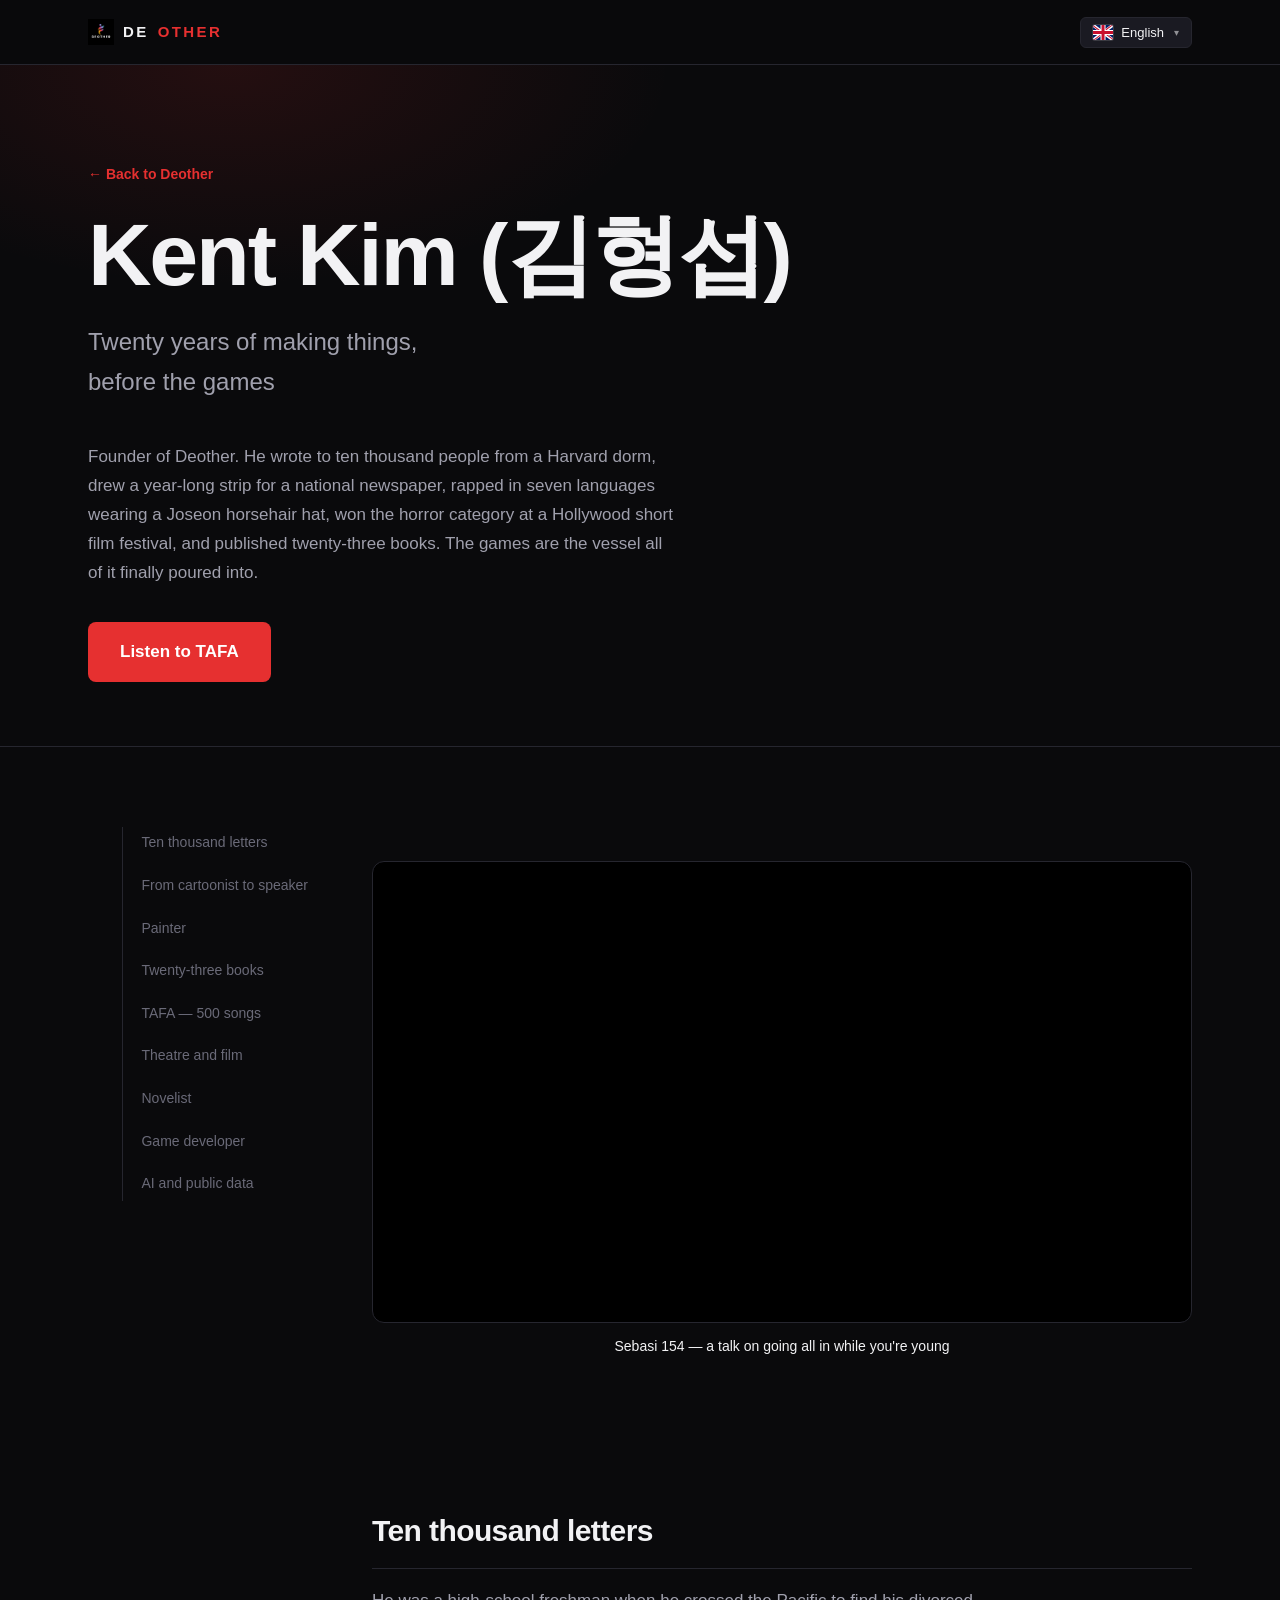
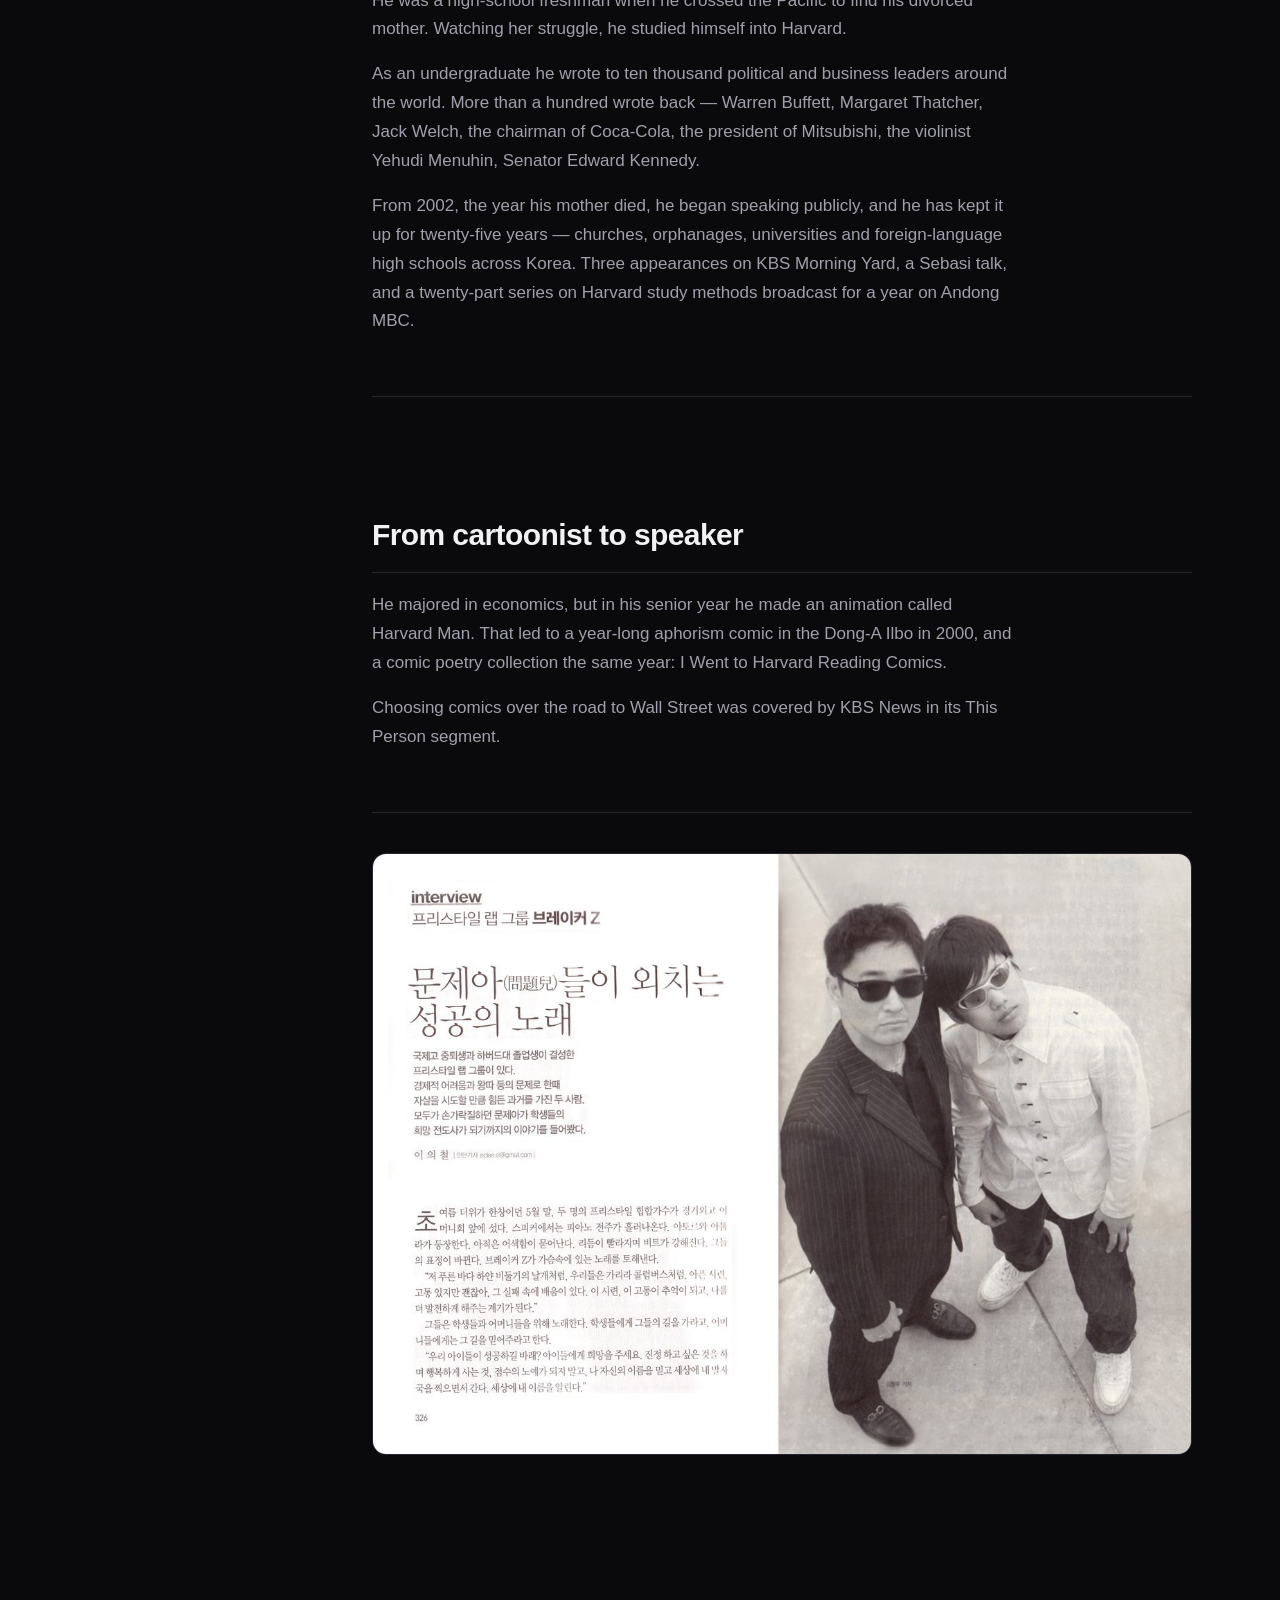
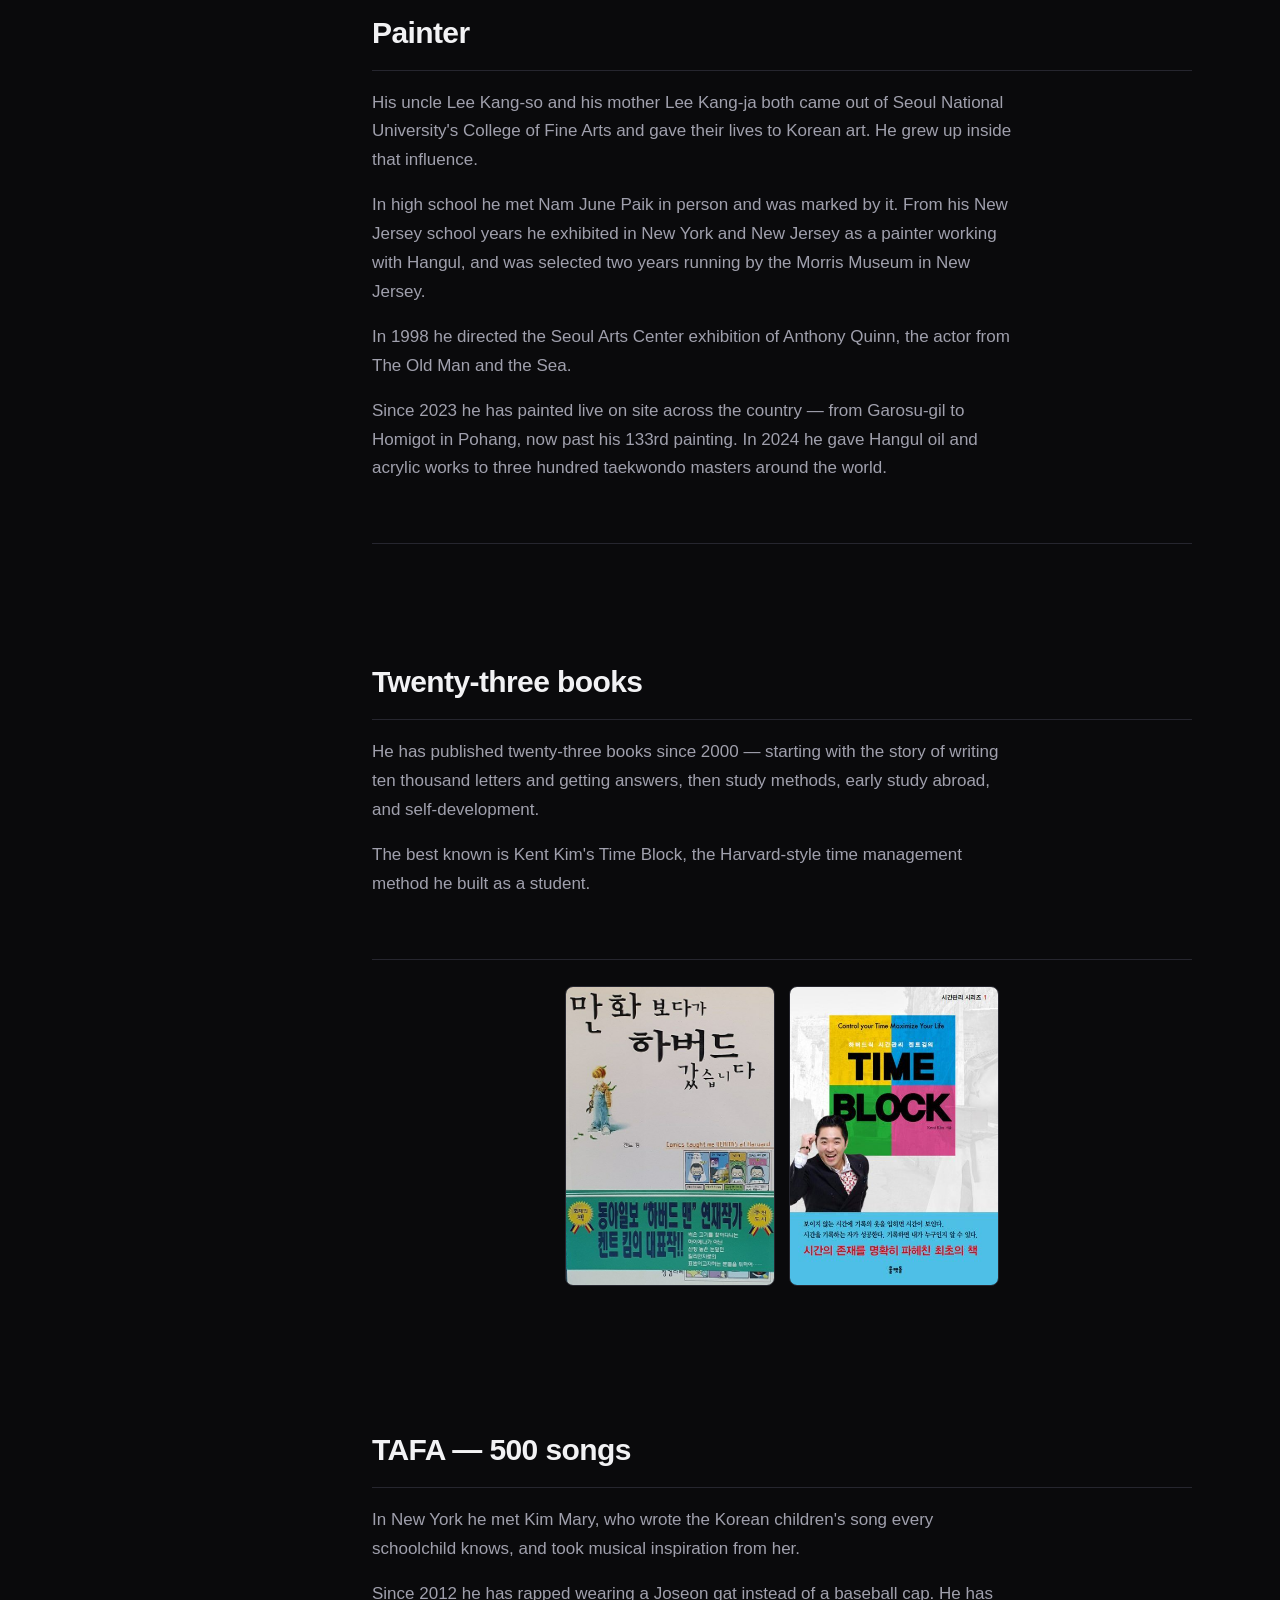
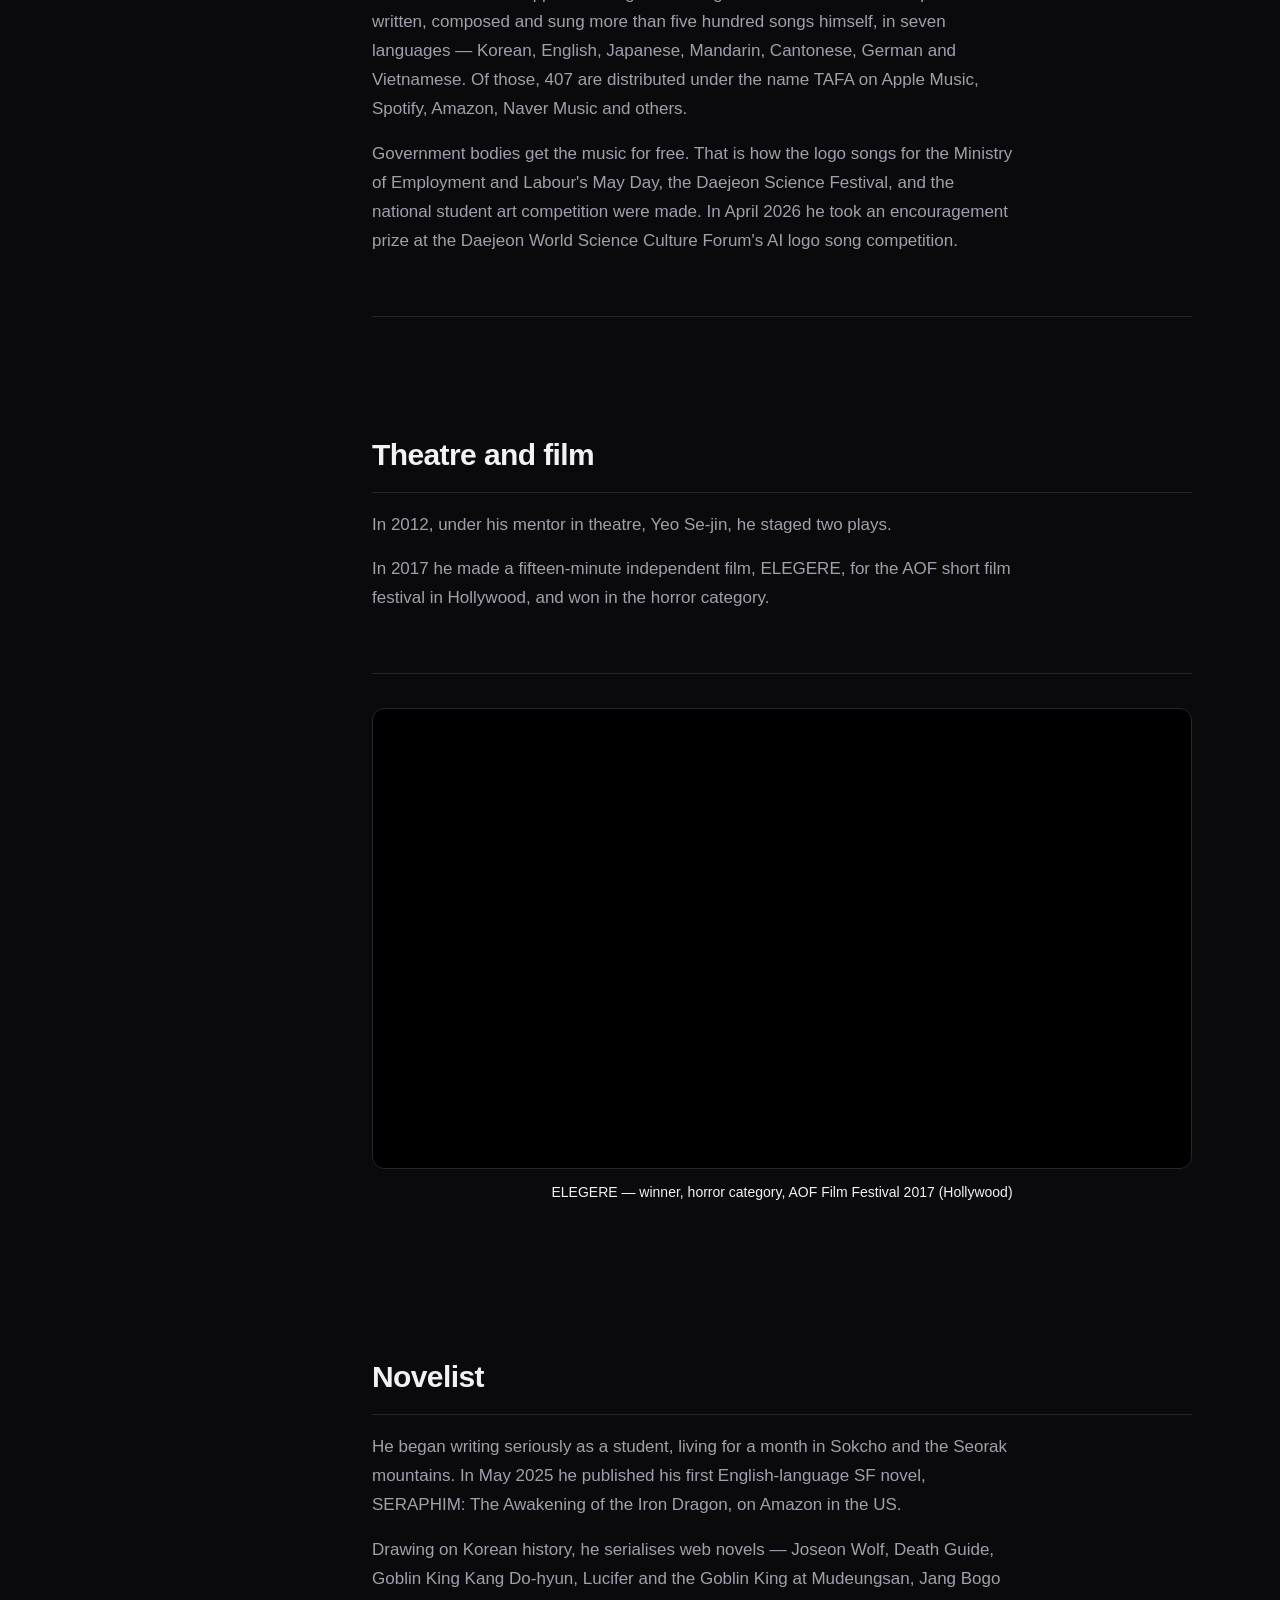
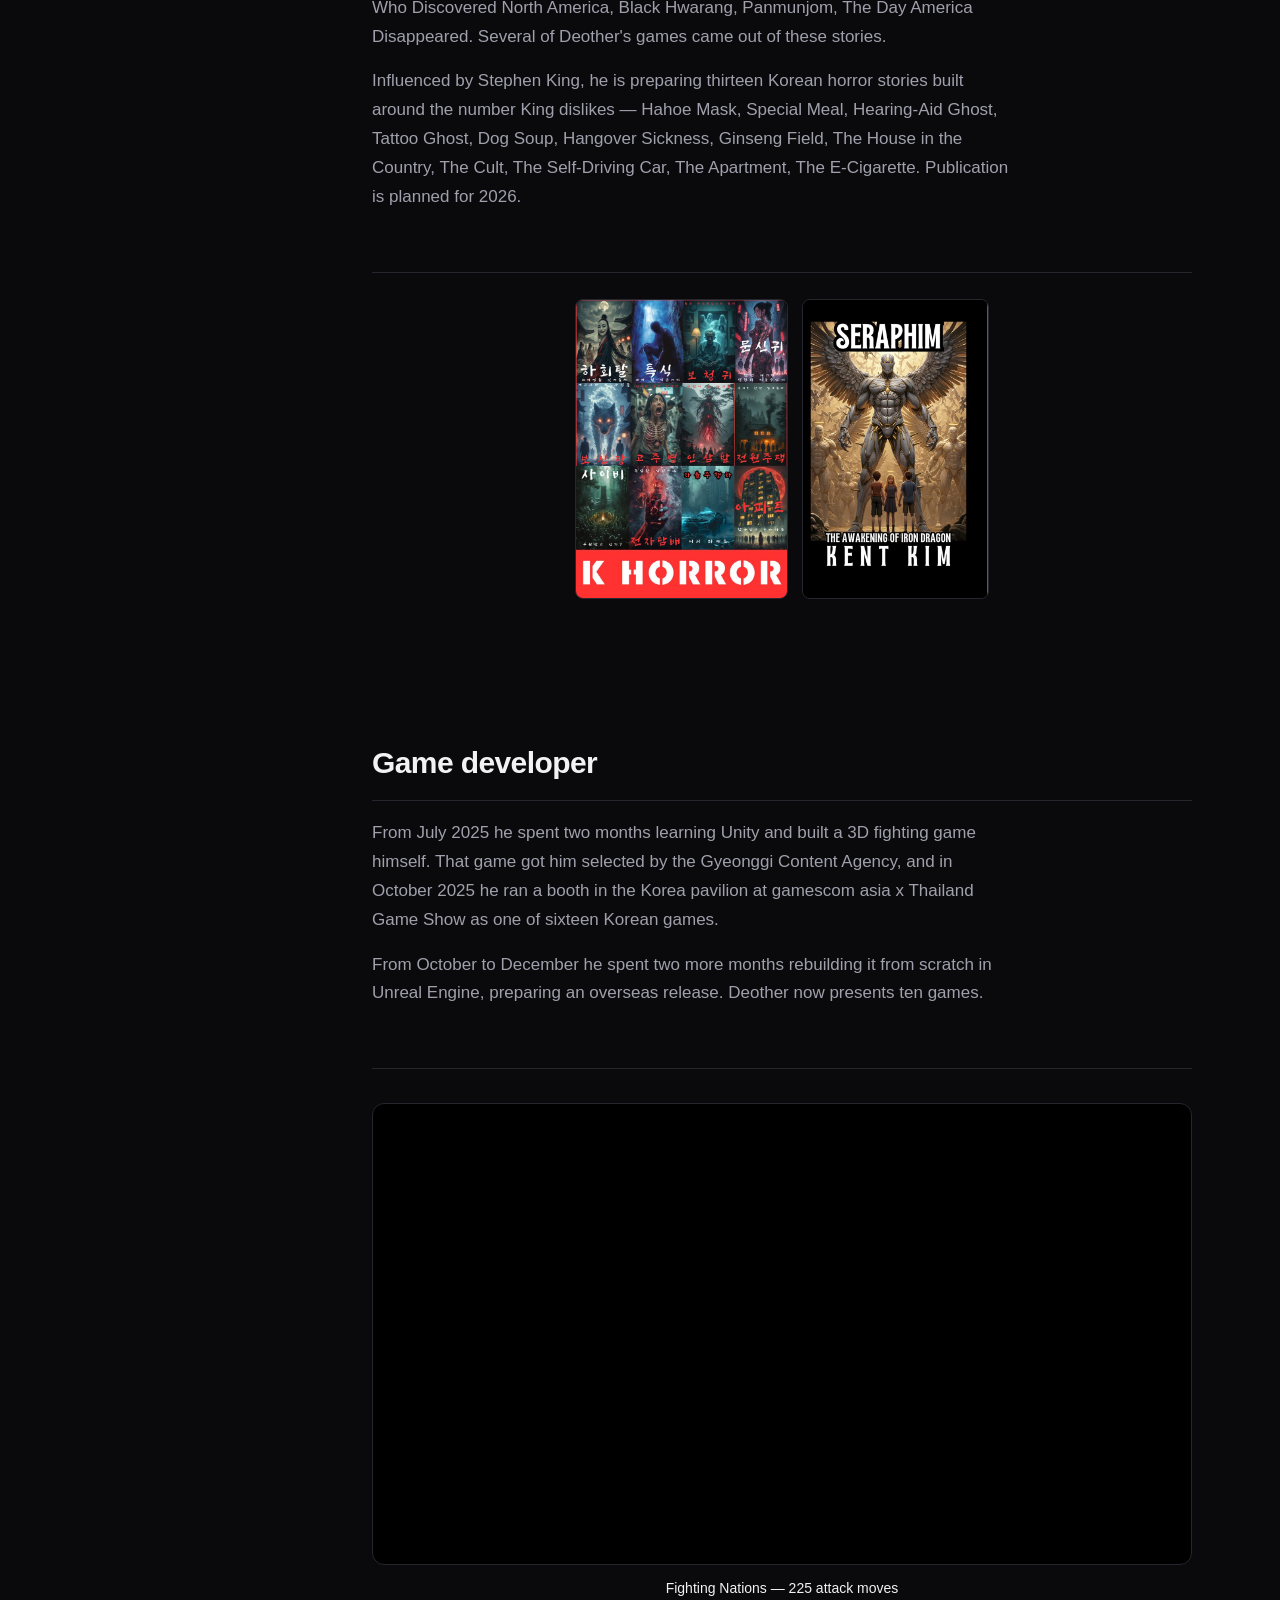
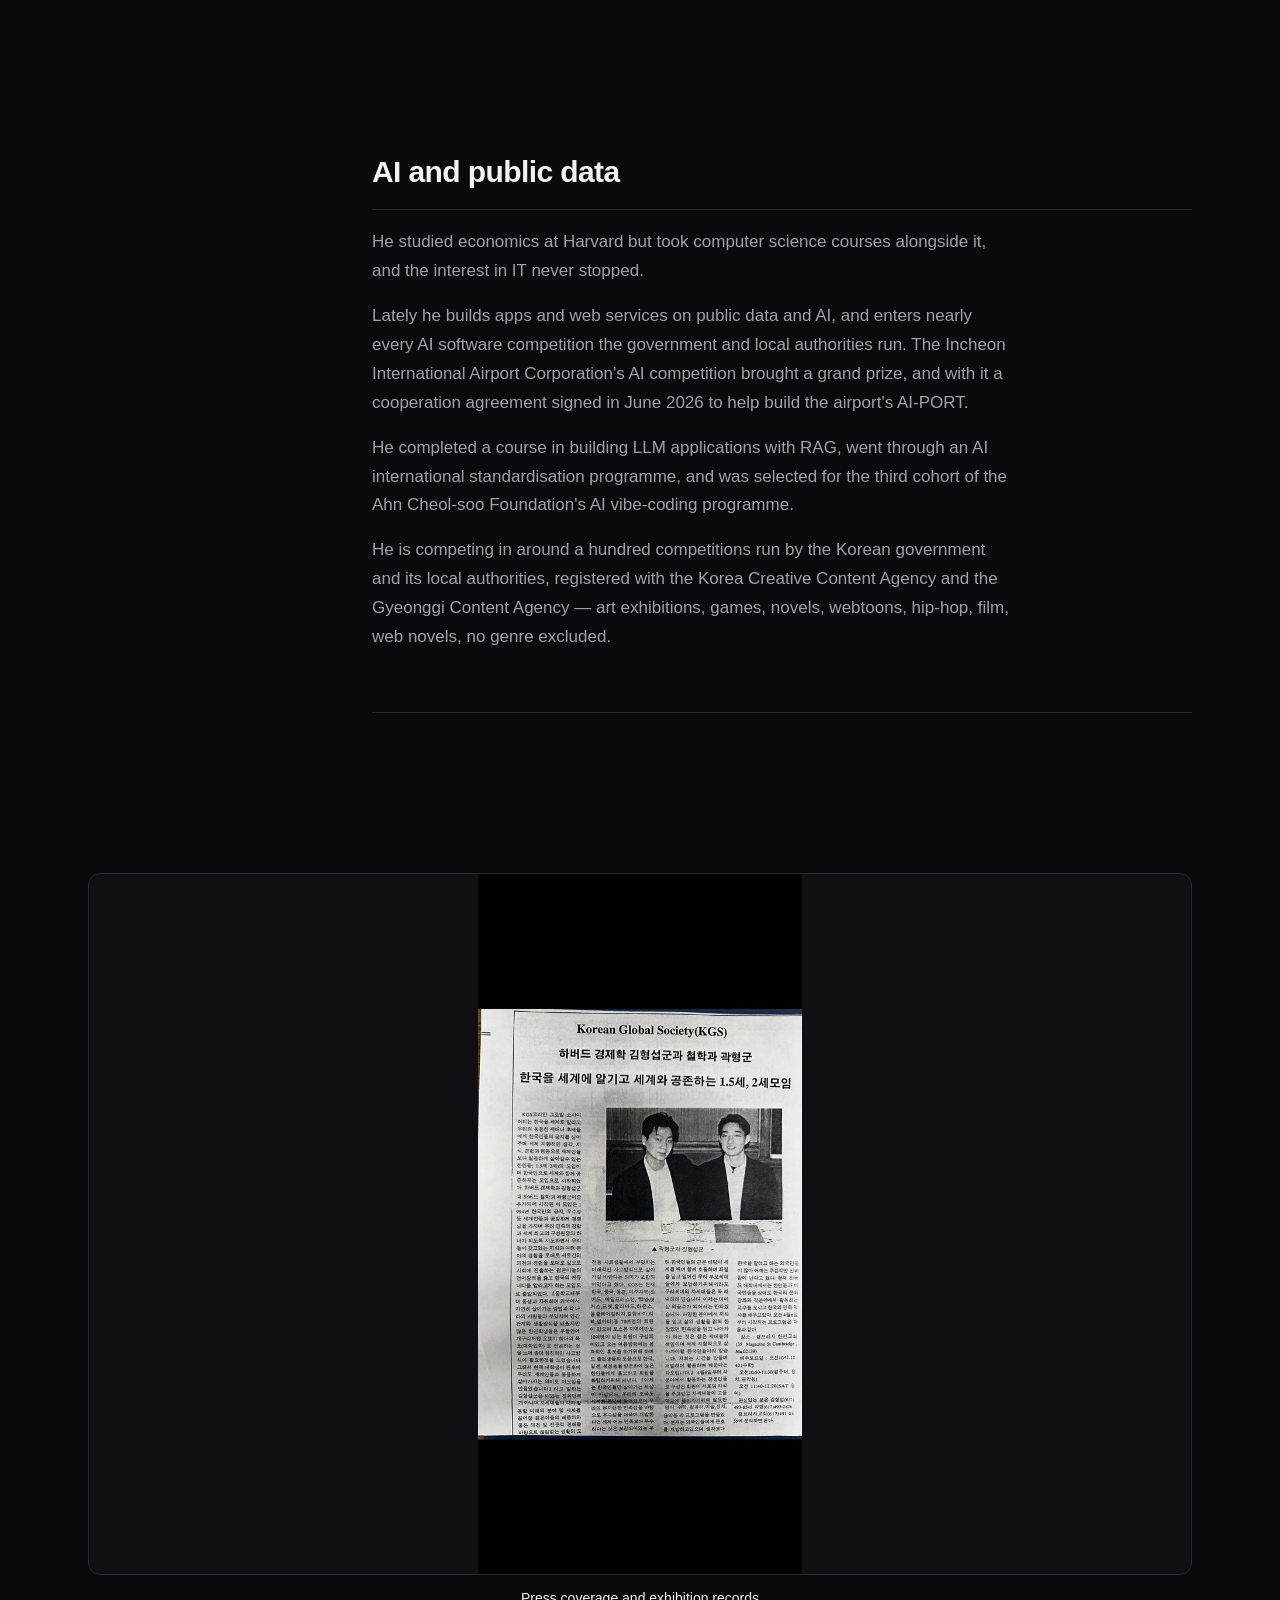
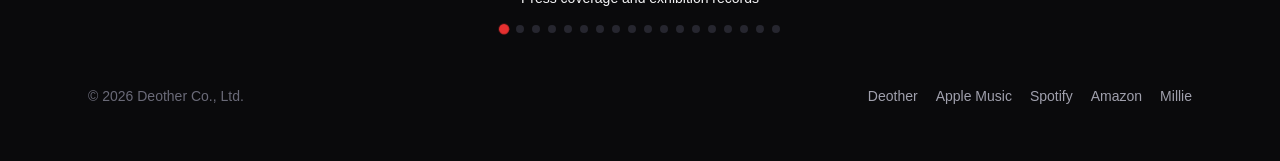
<file: founder.html>
<!doctype html>
<html lang="ko">
<head>
<meta charset="utf-8">
<meta name="viewport" content="width=device-width, initial-scale=1">
<title>김형섭 (Kent Kim) — 주식회사 디아더 대표</title>
<!-- ⚠️ description 은 검색 결과에 그대로 나온다. 숫자는 CLAUDE.md 의 확정값과 맞출 것
     (23권 · 500곡 작곡 · 407곡 유통 · 이민 3년 반 만에 하버드). 지금은 「21 books」로 틀려 있었다. -->
<meta name="description" content="주식회사 디아더 대표 김형섭(Kent Kim). 하버드 기숙사에서 전 세계 1만 명에게 편지를 썼고, 동아일보에 만화를 연재했고, 갓을 쓰고 7개 국어로 힙합을 불렀고, 헐리우드 단편영화제에서 호러 부문 상을 받았고, 23권의 책을 냈습니다.">
<link rel="canonical" href="https://deother.vercel.app/founder.html">
<meta property="og:type" content="profile">
<meta property="og:url" content="https://deother.vercel.app/founder.html">
<meta property="og:title" content="김형섭 (Kent Kim) — 주식회사 디아더 대표">
<meta property="og:description" content="게임을 만들기 전에, 이미 스무 해를 만들어온 사람. 편지 1만 통, 만화 연재, 책 23권, 500곡, 헐리우드 단편영화제 수상, 그리고 게임 10종.">
<meta property="og:image" content="https://deother.vercel.app/assets/icon-512.png">
<meta name="twitter:card" content="summary">
<meta name="theme-color" content="#0a0a0c">
<link rel="icon" href="assets/icon-192.png" sizes="192x192">
<link rel="stylesheet" href="styles.css">
</head>
<body data-game="founder">

<header>
  <div class="wrap bar">
    <a class="logo" href="index.html">
      <img src="assets/deother-logo.png" alt="" width="26" height="26">
      DE<span>OTHER</span>
    </a>
    <div class="lang doc-lang" id="pLang"></div>
  </div>
</header>

<main>
  <!-- seo:start — build-seo.js 가 만든다. 손으로 고치지 말 것. 네이버 Yeti 처럼
     자바스크립트를 실행하지 않는 크롤러가 읽는 자리다. -->
<noscript>
<div class="wrap seo-text">
  <h1>김형섭 (Kent Kim)</h1>
  <p>게임을 만들기 전에, 이미 스무 해를 만들어온 사람</p>
  <p>디아더 대표. 하버드 기숙사에서 전 세계 1만 명에게 편지를 썼고, 동아일보에 만화를 연재했고, 갓을 쓰고 7개 국어로 힙합을 불렀고, 헐리우드 단편영화제에서 호러 부문 상을 받았고, 23권의 책을 냈다. 게임은 그 모든 것이 흘러든 마지막 그릇이다.</p>
  <h2>1만 통의 편지</h2>
  <p>이혼한 어머니를 찾아 미국으로 건너간 것은 고등학교 1학년 때였다. 고생하는 어머니를 보며 독하게 공부해 하버드에 들어갔다.</p>
  <p>대학 시절 전 세계의 정치·경제 리더 1만 명에게 편지를 썼다. 워런 버핏, 마거릿 대처, 잭 웰치, 코카콜라 회장, 미쓰비시 사장, 바이올리니스트 예후디 메뉴인, 에드워드 케네디 상원의원 등 100명이 넘게 답장을 보내왔다.</p>
  <p>2002년 어머니가 세상을 떠난 해부터 간증을 시작해, 전국의 교회와 고아원·대학교·외국어고등학교에서 25년째 강연하고 있다. KBS 아침마당에 세 번 출연했고, 세바시 154회 연사로 섰고, 안동MBC에서 하버드식 학습법을 20강으로 만들어 1년간 방송했다.</p>
  <h2>만화가에서 강연가로</h2>
  <p>경제학을 전공했지만 4학년 때 애니메이션 「하버드맨」을 직접 만들었다. 그 인연으로 2000년 동아일보에 명언만화를 1년간 연재했고, 같은 해 만화시집 『만화보다가 하버드갔습니다』를 냈다.</p>
  <p>월스트리트로 가는 길을 두고 만화를 택한 그때의 선택은 KBS 뉴스 「이 사람」에도 소개되었다.</p>
  <h2>미술가</h2>
  <p>외삼촌 이강소와 어머니 이강자는 모두 서울미대 출신으로 한국 미술에 이바지한 인물들이다. 어린 시절부터 그림의 영향 속에서 자랐다.</p>
  <p>고등학교 시절 백남준을 직접 만나 그 천재성에 영향을 받았다. 뉴저지 고등학교 때부터 한글을 활용한 화가로 뉴욕과 뉴저지에서 전시를 열었고, 백인이 많이 사는 뉴저지의 모리스 박물관에 2년 연속 선정되었다.</p>
  <p>1998년에는 「노인과 바다」의 배우 안소니 퀸이 연 서울 예술의전당 전시회에서 디렉터를 맡았다.</p>
  <p>2023년부터는 전국을 다니며 현장에서 그리는 라이브 페인팅을 이어오고 있다 — 가로수길에서 포항 호미곶까지, 133번째 그림까지 왔다. 2024년에는 한글 유화와 아크릴화를 전 세계 태권도 관장 300명에게 선물했다.</p>
  <h2>23권의 책</h2>
  <p>2000년부터 23권을 냈다. 1만 명에게 편지를 써 답장을 받은 이야기에서 시작해 공부법, 조기유학, 자기계발로 이어졌다.</p>
  <p>하버드에서 만든 시간관리법을 정리한 『하버드식 시간관리 켄트김의 타임블럭』이 대표작이다.</p>
  <h2>TAFA — 500곡</h2>
  <p>「학교 종이 땡땡땡」을 만든 김메리 여사를 뉴욕에서 만나 음악적 영감을 받았다.</p>
  <p>2012년부터 야구 모자 대신 조선의 갓을 쓰고 힙합을 부른다. 500곡이 넘는 곡을 직접 작사·작곡하고 한국어·영어·일본어·중국어·광둥어·독일어·베트남어 7개 국어로 직접 불렀다. 그중 407곡이 TAFA라는 이름으로 애플뮤직·스포티파이·아마존·네이버뮤직 등에 유통되고 있다.</p>
  <p>정부와 지자체에는 음원을 무료로 준다. 고용노동부 노동절, 대전 사이언스페스티벌, 대한민국 학생미술대전 로고송이 그렇게 나갔다. 2026년 4월 대전시 세계과학문화포럼 AI 로고송 공모에서는 장려상을 받았다.</p>
  <h2>연극과 영화</h2>
  <p>2012년 연극계의 스승인 여세진 선생의 지도로 연극을 두 번 올렸다.</p>
  <p>2017년에는 미국 헐리우드에서 열리는 AOF 단편영화제에 15분짜리 독립영화 「ELEGERE」를 만들어 출품했고, 호러 부문에서 수상했다.</p>
  <h2>소설가</h2>
  <p>대학 시절 속초와 설악산에서 한 달을 살며 글쓰기를 시작했다. 2025년 5월에는 처음으로 영문 SF 소설 『SERAPHIM: The Awakening of the Iron Dragon』을 미국 아마존에 냈다.</p>
  <p>한국 역사를 바탕으로 조선늑대, 저승사자, 도깨비왕 강도현, 루시퍼와 도깨비왕의 무등산 결전, 북미대륙을 발견한 장보고, 검은 화랑, 판문점, 미국이 사라진 날을 웹소설로 연재하고 있다. 디아더의 게임 여럿이 이 이야기들에서 나왔다.</p>
  <p>스티븐 킹의 영향으로, 그가 싫어하는 숫자 13을 써서 한국형 호러 13편을 준비하고 있다 — 하회탈, 특식, 보청귀, 문신귀, 보신탕, 고주병, 인삼밭, 전원주택, 사이비, 자율주행차, 아파트, 전자담배. 2026년 출간 예정이다.</p>
  <h2>게임 개발자</h2>
  <p>2025년 7월부터 두 달간 유니티를 배워 3D 격투 게임을 직접 만들었다. 그 게임으로 경기도콘텐츠진흥원에 선발되었고, 2025년 10월 gamescom asia x Thailand Game Show 한국관에 한국 게임 16개 중 하나로 부스를 열었다.</p>
  <p>10월부터 12월까지 다시 두 달 동안 언리얼 엔진으로 처음부터 개발해 해외 출시를 준비했다. 지금 디아더가 소개하는 게임은 열 종이다.</p>
  <h2>AI와 공공데이터</h2>
  <p>하버드에서 경제학을 전공하면서도 컴퓨터 공학 수업을 들었고, IT에 대한 관심은 그 뒤로도 끊긴 적이 없다.</p>
  <p>최근에는 공공데이터와 AI로 앱과 웹을 만들어, 정부와 지자체가 여는 AI 소프트웨어 공모전에 거의 전부 출품하고 있다. 인천국제공항공사 AI 공모전에서는 최우수상을 받았고, 그 결과 2026년 6월 인천공항 AI-PORT 구현을 위한 상생협력 업무협약을 맺었다.</p>
  <p>RAG를 활용한 LLM 애플리케이션 개발 과정을 수료했고, 인공지능 국제표준화 과정을 거쳤으며, 안철수 대표가 만든 동그라미 재단의 AI 바이브코딩 3기에 선발되었다.</p>
  <p>대한민국 정부와 지방자치단체가 여는 공모전 100여 개에 도전하고 있다. 한국콘텐츠진흥원과 경기콘텐츠진흥원에 등록해 미술 전시, 게임, 소설, 웹툰, 힙합, 영화, 웹소설을 가리지 않는다.</p>
</div>
</noscript>
<!-- seo:end -->

<div class="doc-hero">
    <div class="wrap">
      <a class="link-out doc-back" id="pBack" href="index.html"></a>
      <h1 id="pTitle"></h1>
      <p class="tagline" id="pTagline"></p>
      <p class="doc-intro" id="pIntro"></p>
      <a class="cta" id="pCta" href="https://music.apple.com/us/artist/tafa/1785848694" target="_blank" rel="noopener"></a>
    </div>
  </div>

  <div class="wrap doc-wrap">
    <nav class="doc-toc" id="pToc"></nav>
    <div class="doc-body" id="pBody"></div>
  </div>

  <div class="wrap">
    <!-- 인터리브(P_LAYOUT)로 본문 안에 영상·이미지가 들어가므로 이 자리는 비어 숨는다 -->
    <div class="page-videos" id="pVideos" hidden></div>
    <div class="slideshow" id="pSlides" hidden>
      <div class="slide-track" id="pTrack"></div>
      <div class="slide-dots" id="pDots"></div>
    </div>
  </div>
</main>

<footer>
  <div class="wrap foot">
    <span>© 2026 Deother Co., Ltd.</span>
    <a class="sp" href="index.html">Deother</a>
    <a href="https://music.apple.com/us/artist/tafa/1785848694" target="_blank" rel="noopener">Apple Music</a>
    <a href="https://open.spotify.com/artist/3RSazcbpdWsb36LbxFJz48" target="_blank" rel="noopener">Spotify</a>
    <a href="https://www.amazon.com/SERAPHIM-Awakening-Dragon-Kent-Kim/dp/B0F98RTPT2" target="_blank" rel="noopener">Amazon</a>
    <a href="https://www.millie.co.kr/v4/millieRoad/28476" target="_blank" rel="noopener">Millie</a>
  </div>
</footer>

<script src="i18n.js"></script>
<script src="pages-i18n.js"></script>
<script src="page.js"></script>
</body>
</html>
</file>
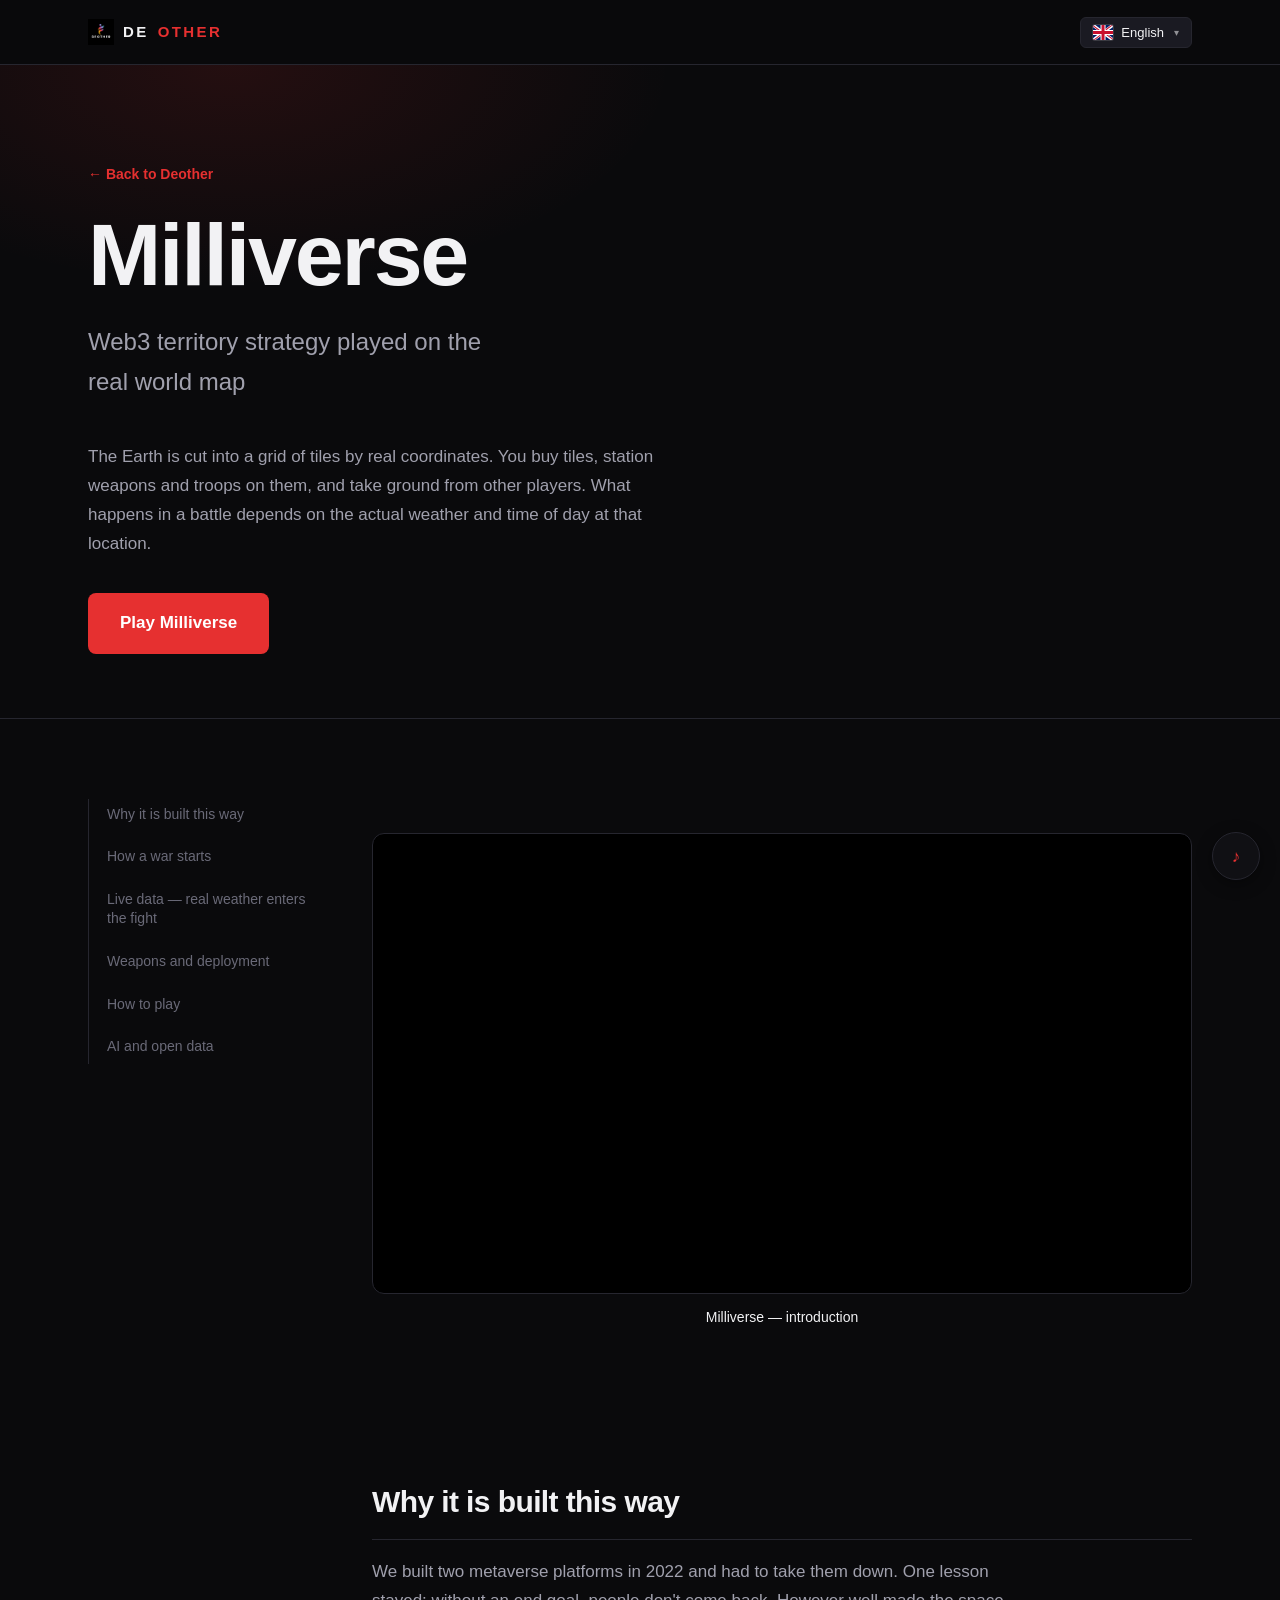
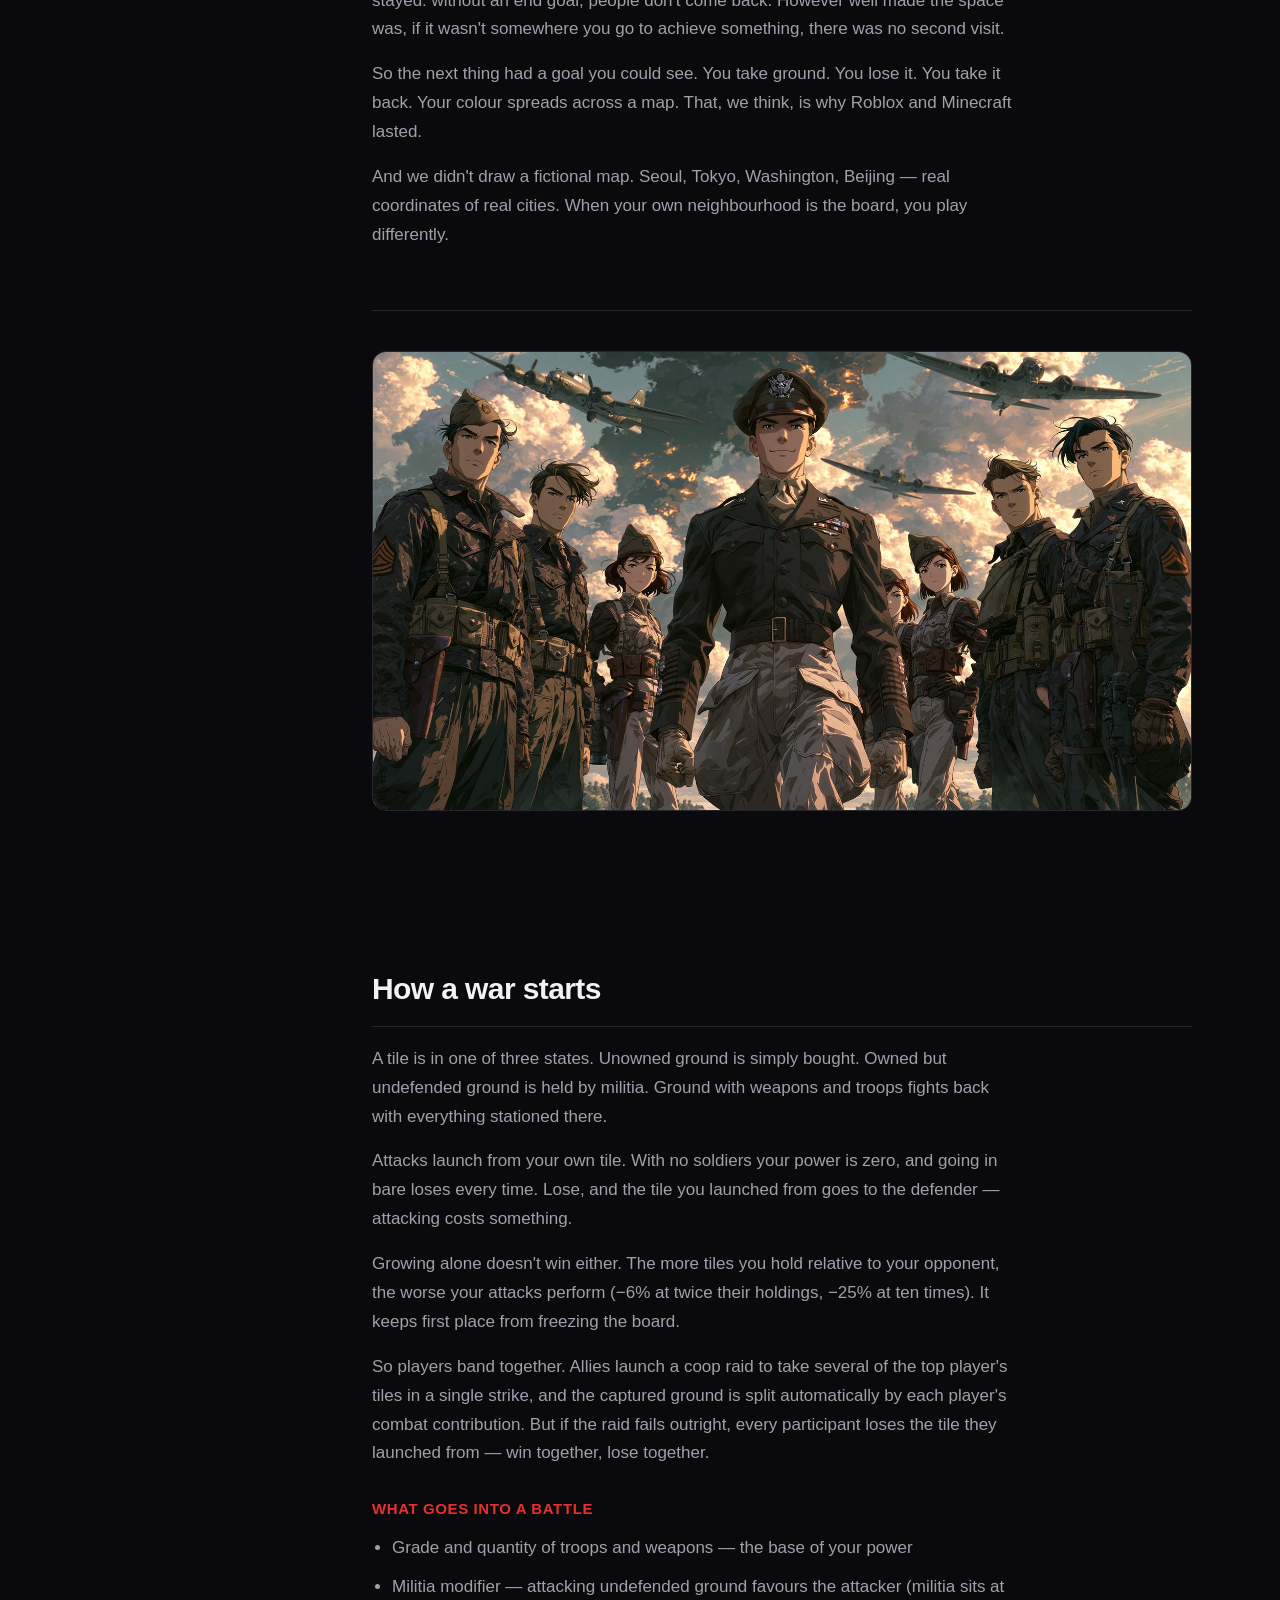
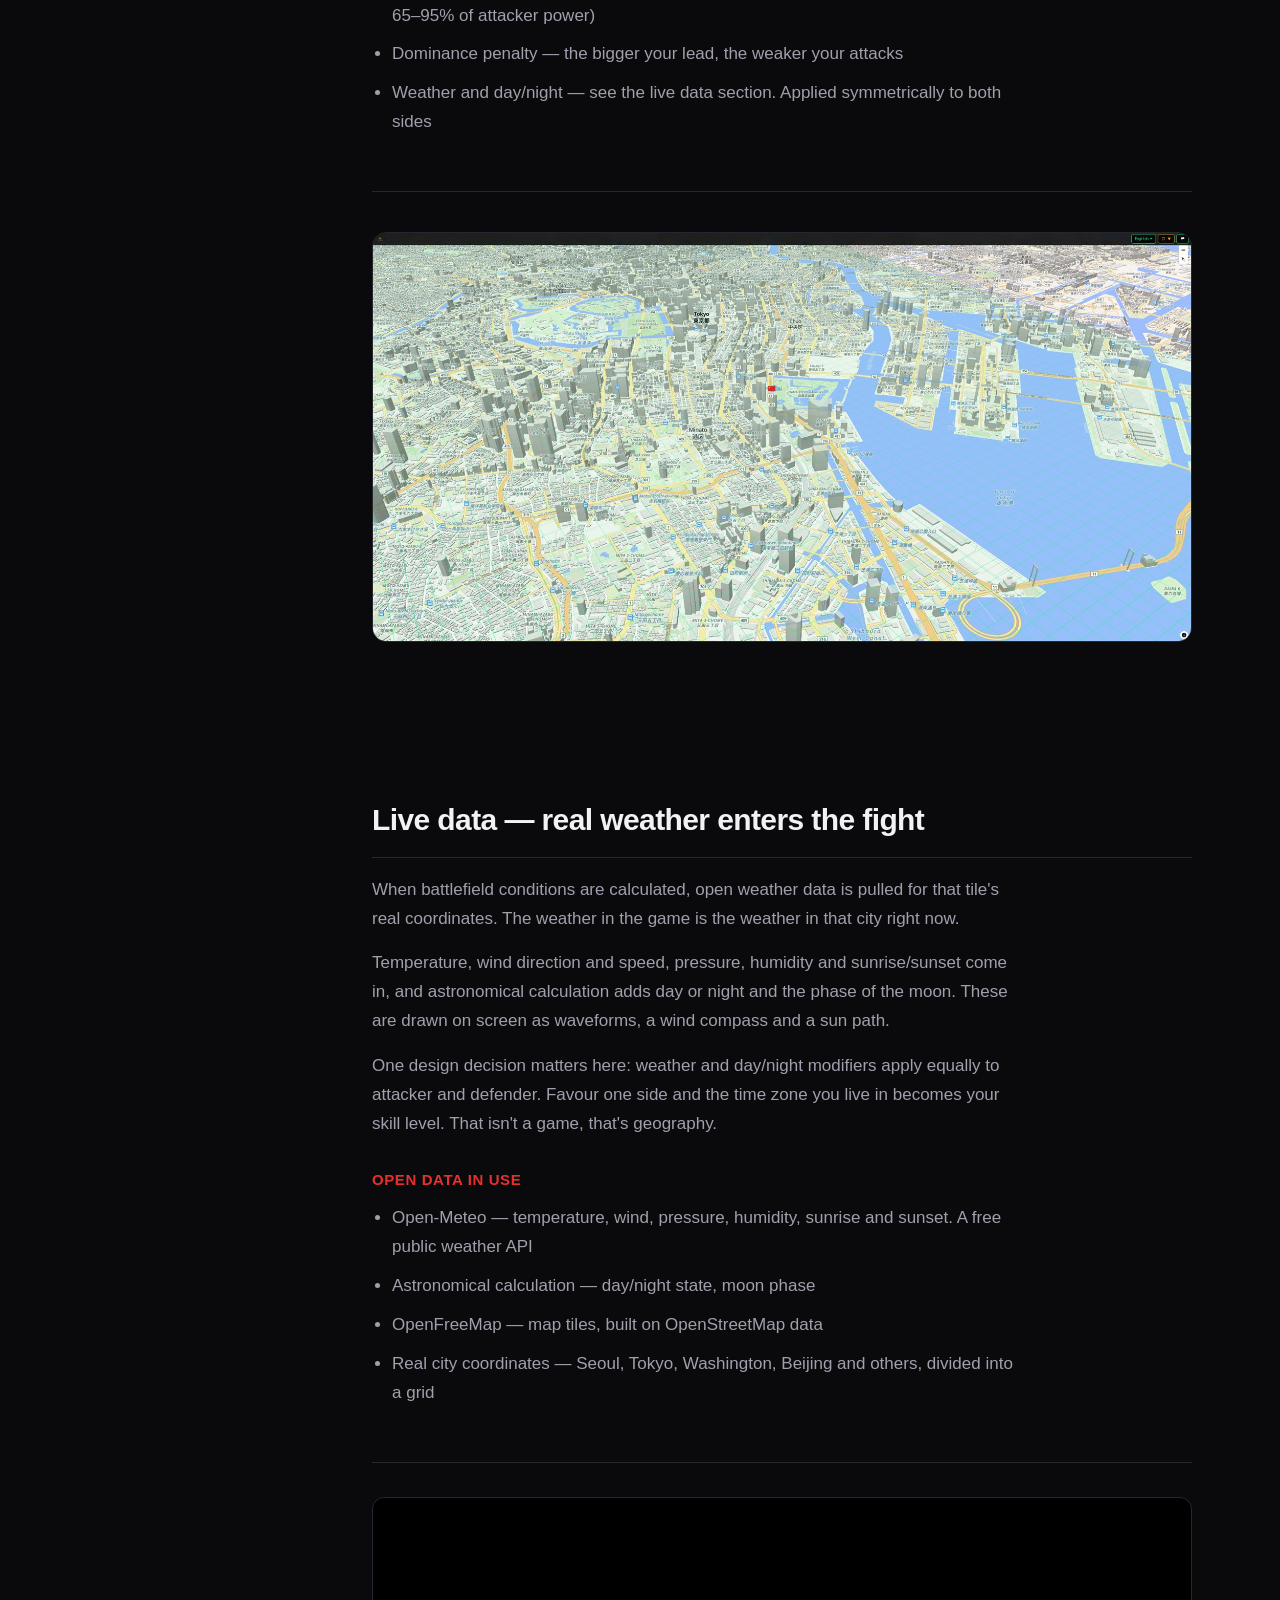
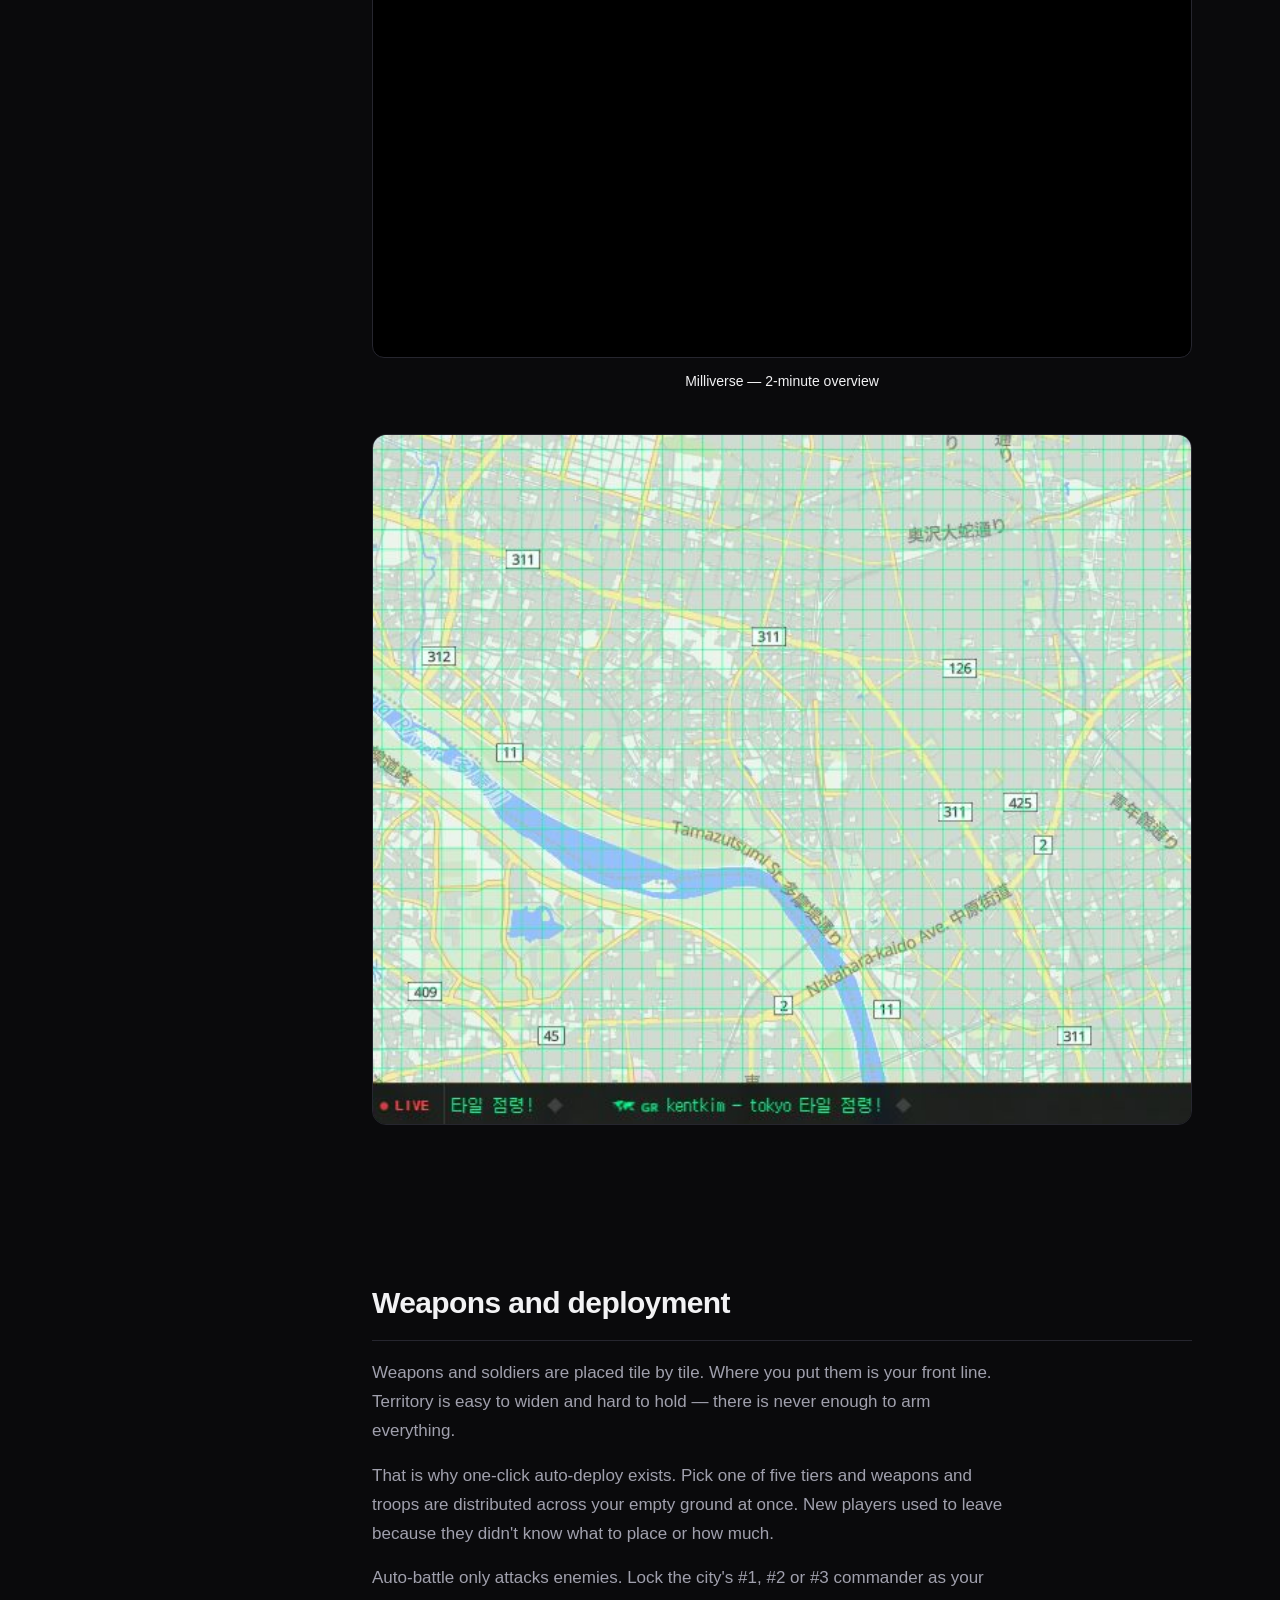
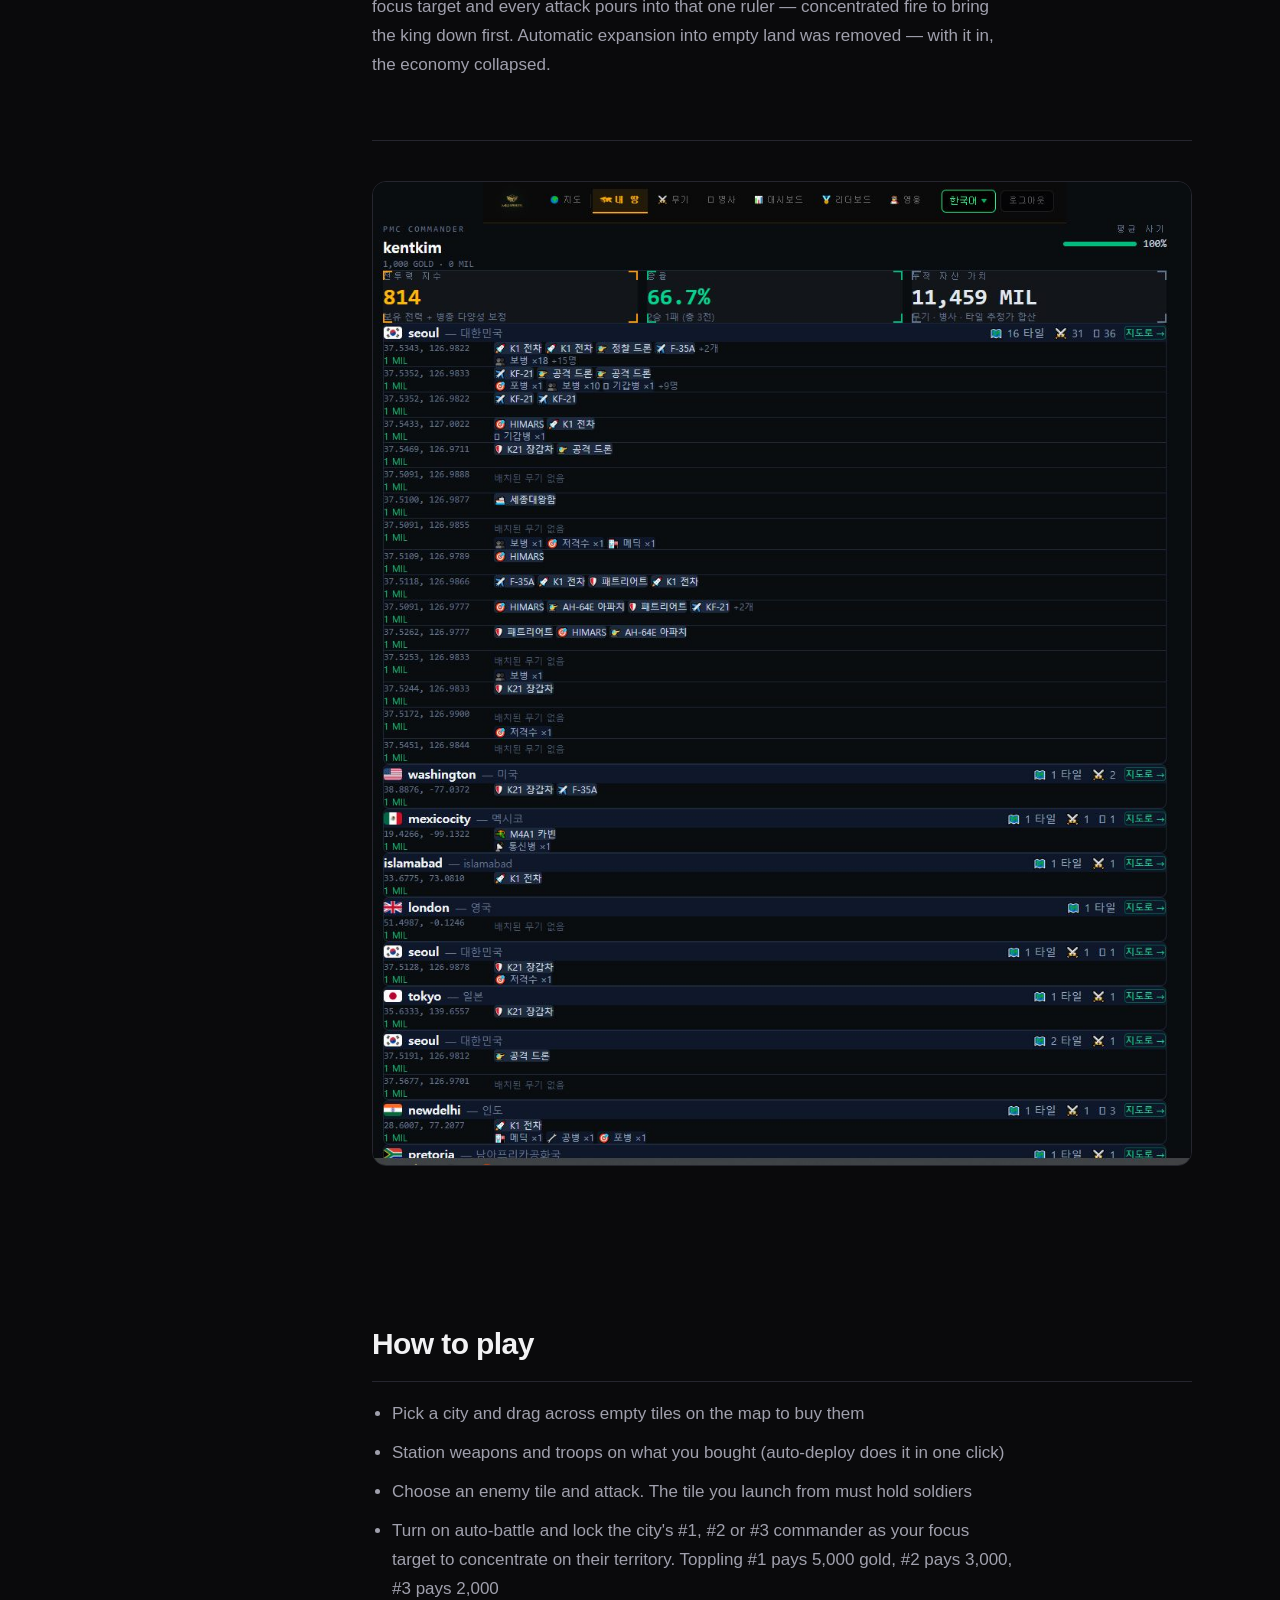
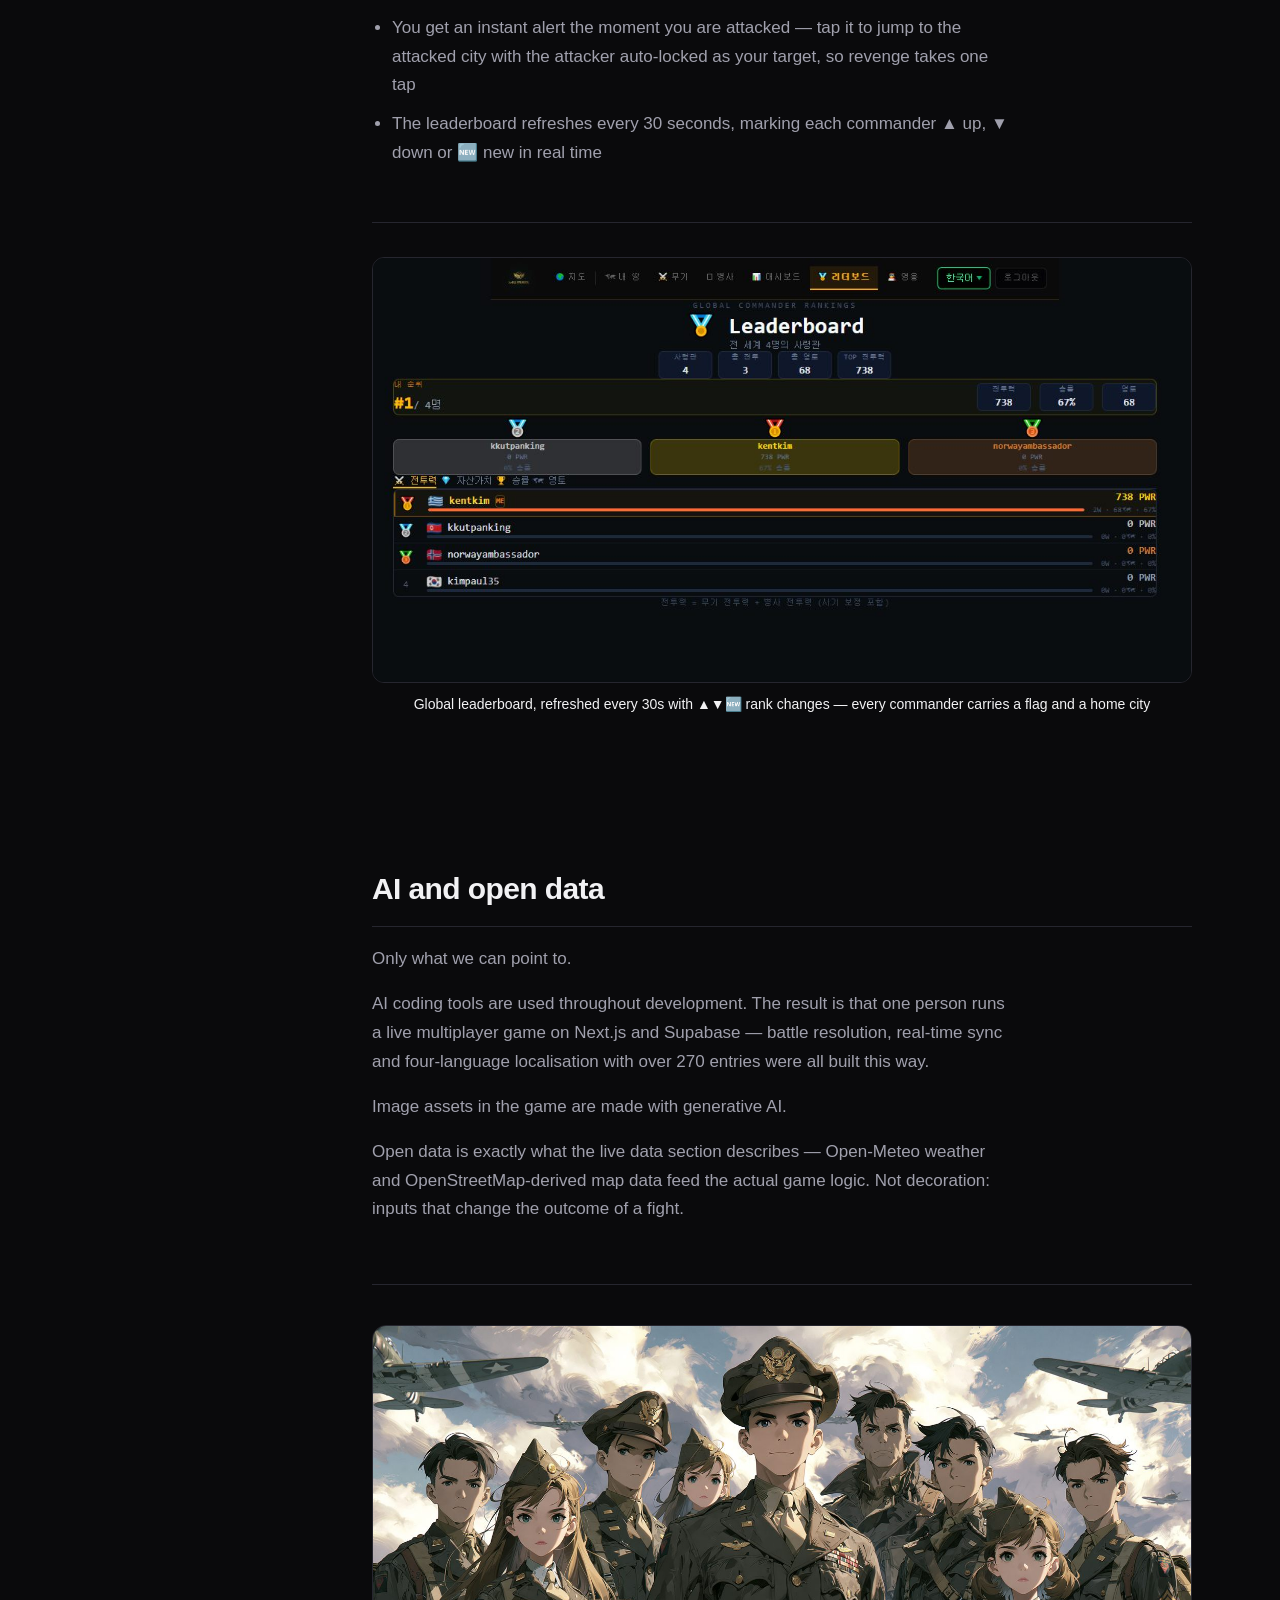
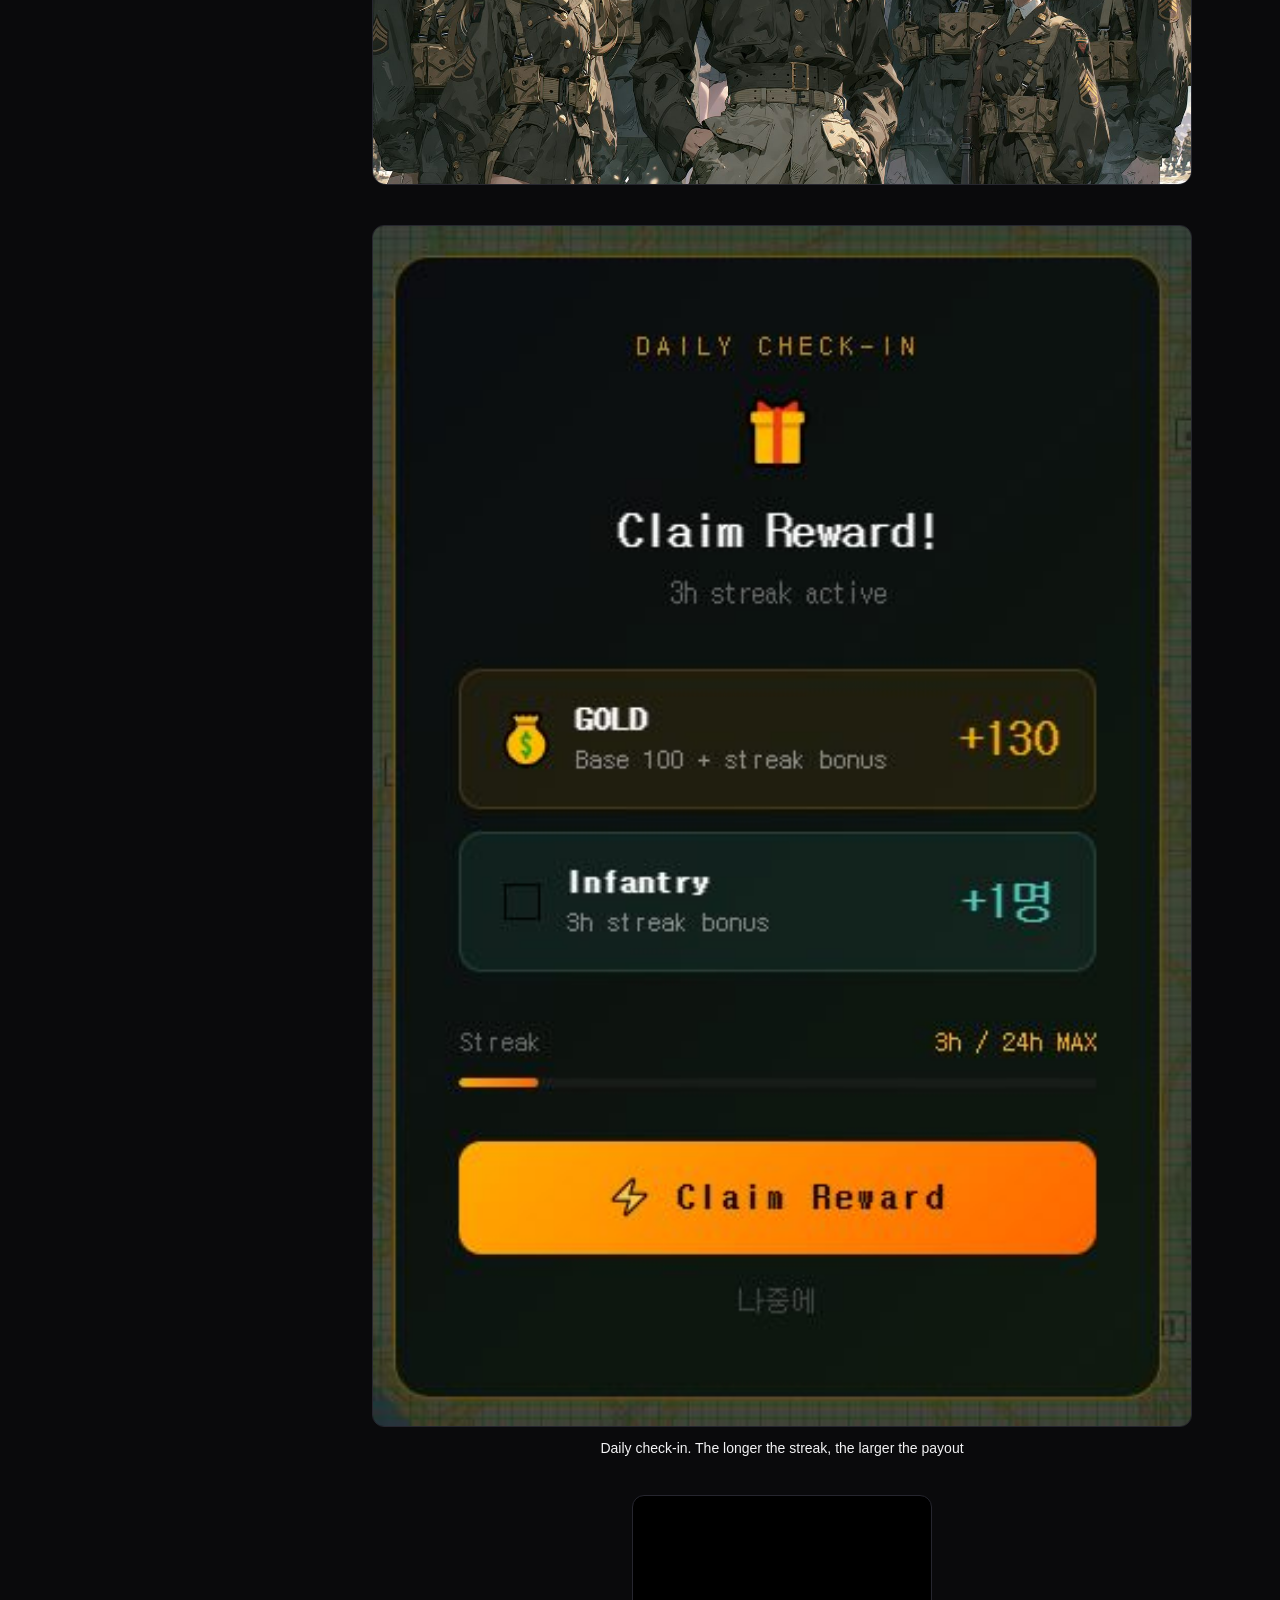
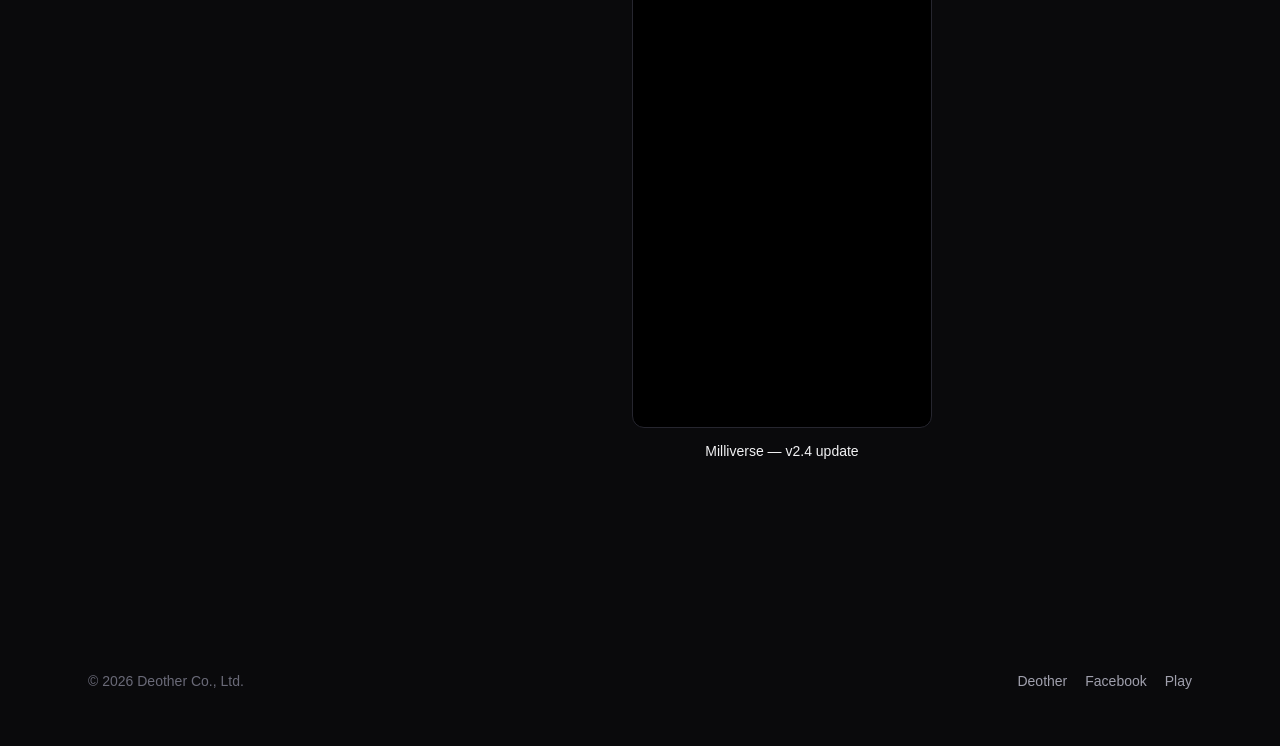
<file: miliverse.html>
<!doctype html>
<html lang="ko">
<head>
<meta charset="utf-8">
<meta name="viewport" content="width=device-width, initial-scale=1">
<title>Milliverse — Deother</title>
<meta name="description" content="Milliverse — Web3 territory strategy on the real world map. Real weather and day-night data feed the battles.">
<meta name="theme-color" content="#0a0a0c">
<link rel="icon" href="assets/icon-192.png" sizes="192x192">
<link rel="stylesheet" href="styles.css">
</head>
<body data-game="miliverse">

<header>
  <div class="wrap bar">
    <a class="logo" href="index.html">
      <img src="assets/deother-logo.png" alt="" width="26" height="26">
      DE<span>OTHER</span>
    </a>
    <div class="lang doc-lang" id="pLang"></div>
  </div>
</header>

<main>
  <!-- seo:start — build-seo.js 가 만든다. 손으로 고치지 말 것. 네이버 Yeti 처럼
     자바스크립트를 실행하지 않는 크롤러가 읽는 자리다. -->
<noscript>
<div class="wrap seo-text">
  <h1>밀리버스</h1>
  <p>실제 세계 지도 위에서 벌어지는 Web3 영토 전략</p>
  <p>지구의 실제 좌표를 격자로 잘라 타일로 만든다. 타일을 사고, 무기와 병사를 배치하고, 다른 플레이어의 땅을 빼앗는다. 전투의 결과는 그 지역의 실제 날씨와 시각에 영향을 받는다.</p>
  <h2>왜 이렇게 만들었나</h2>
  <p>2022년에 메타버스 플랫폼을 만들었다가 접었다. 그때 배운 것이 하나 있다 — 엔드골이 없으면 사람이 남지 않는다. 아무리 잘 만든 공간이어도 '무엇을 이루러 가는 곳'이 아니면 두 번째 방문이 없었다.</p>
  <p>그래서 다음 것은 목표가 분명한 것으로 만들었다. 땅을 갖는다. 빼앗긴다. 되찾는다. 지도 위에 내 색이 늘어나는 것이 눈에 보인다. 로블록스와 마인크래프트가 살아남은 이유가 그것이라고 본다.</p>
  <p>그리고 가상의 지도를 새로 그리지 않았다. 서울, 도쿄, 워싱턴, 베이징 — 실제로 존재하는 도시의 실제 좌표를 쓴다. 내가 사는 동네가 게임판이 되면 애착이 달라진다.</p>
  <h2>전쟁은 어떻게 일어나는가</h2>
  <p>타일에는 세 가지 상태가 있다. 주인 없는 빈 땅은 그냥 사면 된다. 주인은 있지만 무장하지 않은 땅은 민병대가 막아선다. 무기와 병사가 배치된 땅은 그 전력만큼 되받아친다.</p>
  <p>공격은 내 타일에서 출격한다. 병사가 없으면 전력이 0이고, 맨몸으로 나가면 반드시 진다. 그리고 지면 출격했던 타일을 빼앗긴다 — 공격에는 대가가 따른다.</p>
  <p>혼자 커지는 것도 마냥 유리하지 않다. 상대보다 타일이 많을수록 공격에 불이익이 붙는다(2배 보유 시 -6%, 10배면 -25%). 1등이 판을 굳히지 못하게 하는 장치다.</p>
  <p>그래서 뭉친다. 동맹끼리 연합 작전을 걸면 1등 플레이어의 여러 타일을 한 번의 공격으로 함께 친다. 빼앗은 땅은 각자의 전투 기여도에 따라 자동으로 나뉜다. 대신 작전이 완전히 실패하면 참가자 전원이 출격 타일을 잃는다 — 같이 이기고 같이 진다.</p>
  <ul>
  <li>병사와 무기의 등급·수량 — 전력의 기본</li>
  <li>민병대 보정 — 무방비 타일 공격은 공격자가 유리(민병 전력은 공격자의 65~95%)</li>
  <li>강자 페널티 — 보유 타일 격차가 클수록 공격 불리</li>
  <li>날씨·낮밤 — 아래 실시간 데이터 항목 참고. 공격·방어 양쪽에 대칭 적용</li>
  </ul>
  <h2>실시간 데이터 — 실제 날씨가 전투에 들어온다</h2>
  <p>전장 상태를 계산할 때 그 타일의 실제 좌표로 공개 기상 데이터를 불러온다. 게임 안의 날씨가 지금 그 도시의 날씨다.</p>
  <p>가져오는 값은 기온·풍향·풍속·기압·습도·일출일몰 시각이고, 여기에 천문 계산으로 낮과 밤, 달의 위상을 더한다. 이 값들은 화면에 파형과 나침반, 태양 궤적으로 표시된다.</p>
  <p>중요한 설계 하나 — 날씨와 낮밤 보정은 공격·방어 양쪽에 똑같이 적용한다. 한쪽만 유리하게 하면 시차가 곧 실력이 되어, 사는 지역에 따라 유불리가 갈린다. 그건 게임이 아니라 지리다.</p>
  <ul>
  <li>Open-Meteo — 기온·풍향·풍속·기압·습도·일출일몰. 무료 공개 기상 API</li>
  <li>천문 계산 — 낮/밤 판정, 달의 위상</li>
  <li>OpenFreeMap — 지도 타일. OpenStreetMap 기반 공개 지도 데이터</li>
  <li>실제 도시 좌표 — 서울·도쿄·워싱턴·베이징 등의 위경도를 격자로 분할</li>
  </ul>
  <h2>무기와 군사 배치</h2>
  <p>무기와 병사는 각각 타일에 배치한다. 어느 타일에 얼마를 두느냐가 곧 방어선이다. 전선은 넓히기 쉽지만 지키기는 어렵다 — 모든 타일을 무장할 자원은 없다.</p>
  <p>원클릭 자동무장을 넣은 이유가 이것이다. 5단계 티어 중 하나를 고르면 빈 땅에 무기와 병사를 한꺼번에 배치한다. 새로 온 사람이 '무엇을 얼마나 놓아야 하는지' 몰라 이탈하는 것을 막기 위한 장치다.</p>
  <p>자동전투는 적을 공격하는 데만 쓴다. 도시 1·2·3위 지휘관을 찍어 표적으로 고정하면 모든 공격이 그 한 명에게 쏟아진다 — 판을 쥔 왕부터 끌어내리는 집중포화다. 빈 땅 자동 확장은 뺐다 — 넣었더니 경제가 무너졌다.</p>
  <h2>하는 방법</h2>
  <ul>
  <li>도시를 고르고 지도에서 빈 타일을 드래그해 산다</li>
  <li>산 타일에 무기와 병사를 배치한다 (원클릭 자동무장으로 한 번에 가능)</li>
  <li>상대 타일을 골라 공격한다. 출격 타일에는 병사가 있어야 한다</li>
  <li>자동전투를 켜고 도시 1·2·3위 지휘관을 표적으로 고정하면 그 영토를 집중해 노린다. 1위를 끌어내리면 5,000, 2위 3,000, 3위 2,000 골드의 현상금이 붙는다</li>
  <li>공격받으면 즉시 알림이 온다. 알림을 누르면 공격당한 도시로 바로 이동하고 상대가 표적으로 자동 고정돼, 한 번에 반격한다</li>
  <li>리더보드는 30초마다 갱신되며 순위가 오르면 ▲, 내리면 ▼, 새로 들면 🆕로 실시간 표시된다</li>
  </ul>
  <h2>AI와 공개 데이터 활용</h2>
  <p>이 항목은 확인된 것만 적는다.</p>
  <p>개발 전 과정에 AI 코딩 도구를 쓴다. 1인 개발로 Next.js + Supabase 기반의 실시간 멀티플레이 게임을 운영 중인 것이 그 결과다. 전투 계산, 실시간 동기화, 다국어(4개 언어, 270개 이상 항목)를 모두 이 방식으로 만들었다.</p>
  <p>게임 안의 이미지 자산은 생성형 AI로 만든다.</p>
  <p>공개 데이터는 위 '실시간 데이터' 항목에 적은 그대로다 — Open-Meteo 기상 데이터와 OpenStreetMap 계열 지도 데이터를 실제 게임 로직에 넣는다. 장식이 아니라 전투 결과를 바꾸는 입력값이다.</p>
</div>
</noscript>
<!-- seo:end -->

<div class="doc-hero">
    <div class="wrap">
      <a class="link-out doc-back" id="pBack" href="index.html"></a>
      <h1 id="pTitle"></h1>
      <p class="tagline" id="pTagline"></p>
      <p class="doc-intro" id="pIntro"></p>
      <a class="cta" id="pCta" href="https://miliverse-ten.vercel.app" target="_blank" rel="noopener"></a>
    </div>
  </div>

  <div class="wrap doc-wrap">
    <nav class="doc-toc" id="pToc"></nav>
    <div class="doc-body" id="pBody"></div>
  </div>

  <div class="wrap">
    <!-- 소개/추가 영상 — PAGE_VIDEOS[game] 배열이 비면 숨는다 (page.js 가 채운다) -->
    <div class="page-videos" id="pVideos" hidden></div>

    <div class="slideshow" id="pSlides" hidden>
      <div class="slide-track" id="pTrack"></div>
      <div class="slide-dots" id="pDots"></div>
    </div>
  </div>
</main>

<!-- 주제가. #pAudio 가 있으면 page.js(pSetupAudio)가 진입 시 재생을 시도한다.
     브라우저가 첫 방문 자동재생을 막으면 우하단 버튼 또는 첫 클릭으로 시작된다. -->
<audio id="pAudio" src="assets/miliverse-theme.mp3" loop preload="auto"></audio>
<button id="pAudioToggle" class="audio-toggle" type="button" aria-label="주제가 재생" hidden>♪</button>

<footer>
  <div class="wrap foot">
    <span>© 2026 Deother Co., Ltd.</span>
    <a class="sp" href="index.html">Deother</a>
    <a href="https://www.facebook.com/miliverse2022" target="_blank" rel="noopener">Facebook</a>
    <a href="https://miliverse-ten.vercel.app" target="_blank" rel="noopener">Play</a>
  </div>
</footer>

<script src="i18n.js"></script>
<script src="pages-i18n.js"></script>
<script src="page.js"></script>
</body>
</html>
</file>
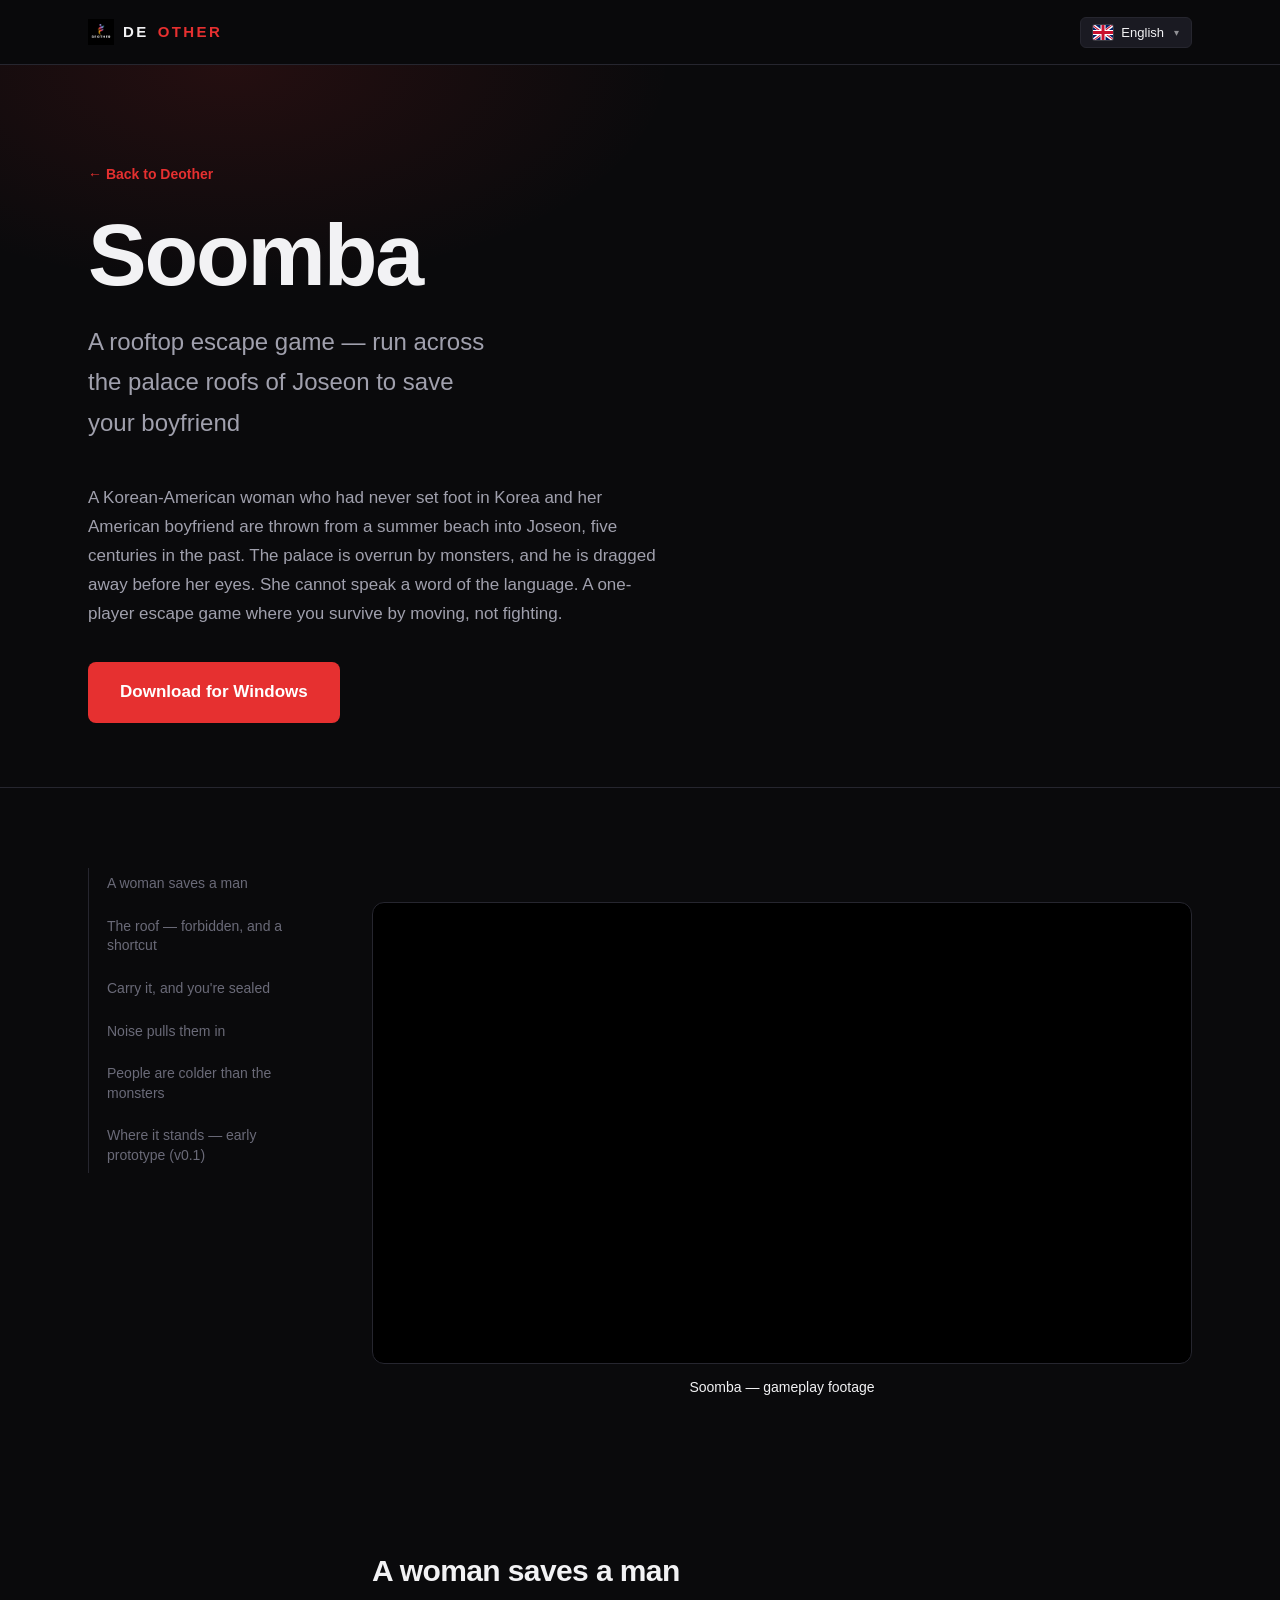
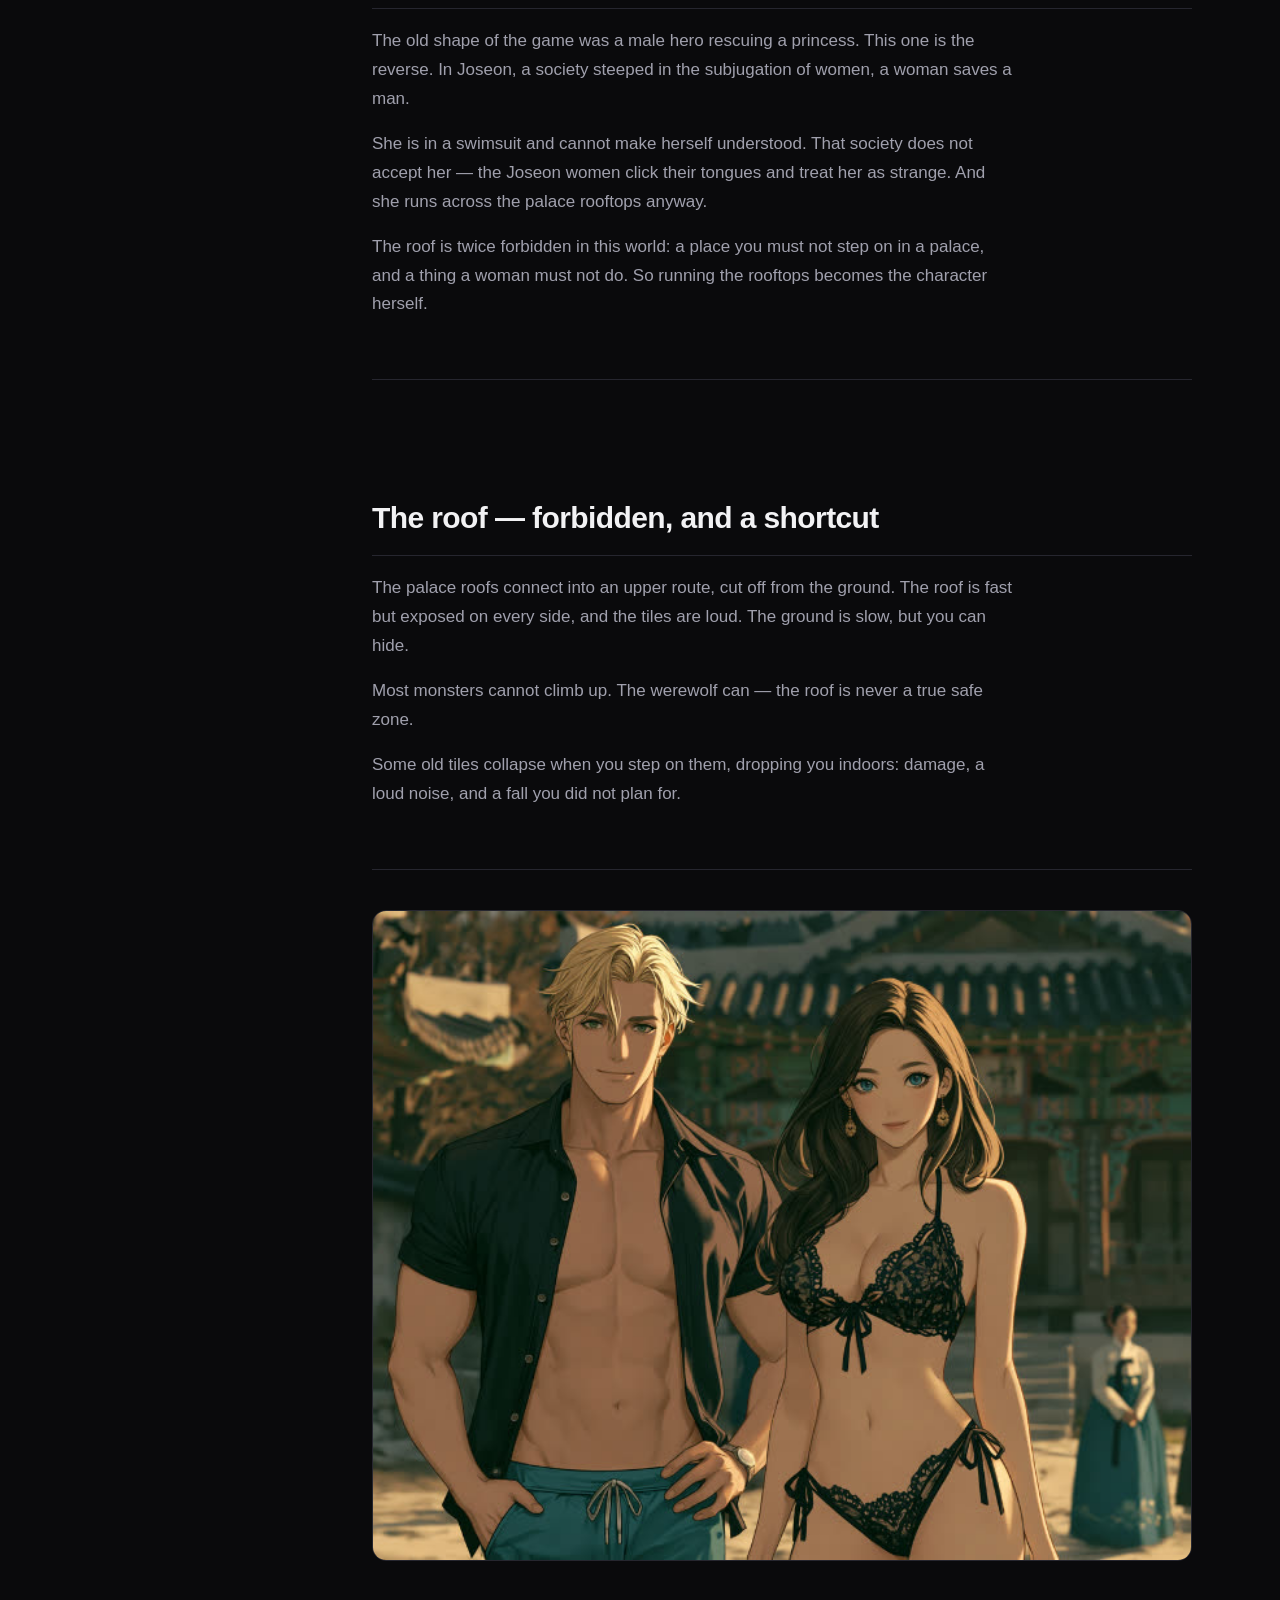
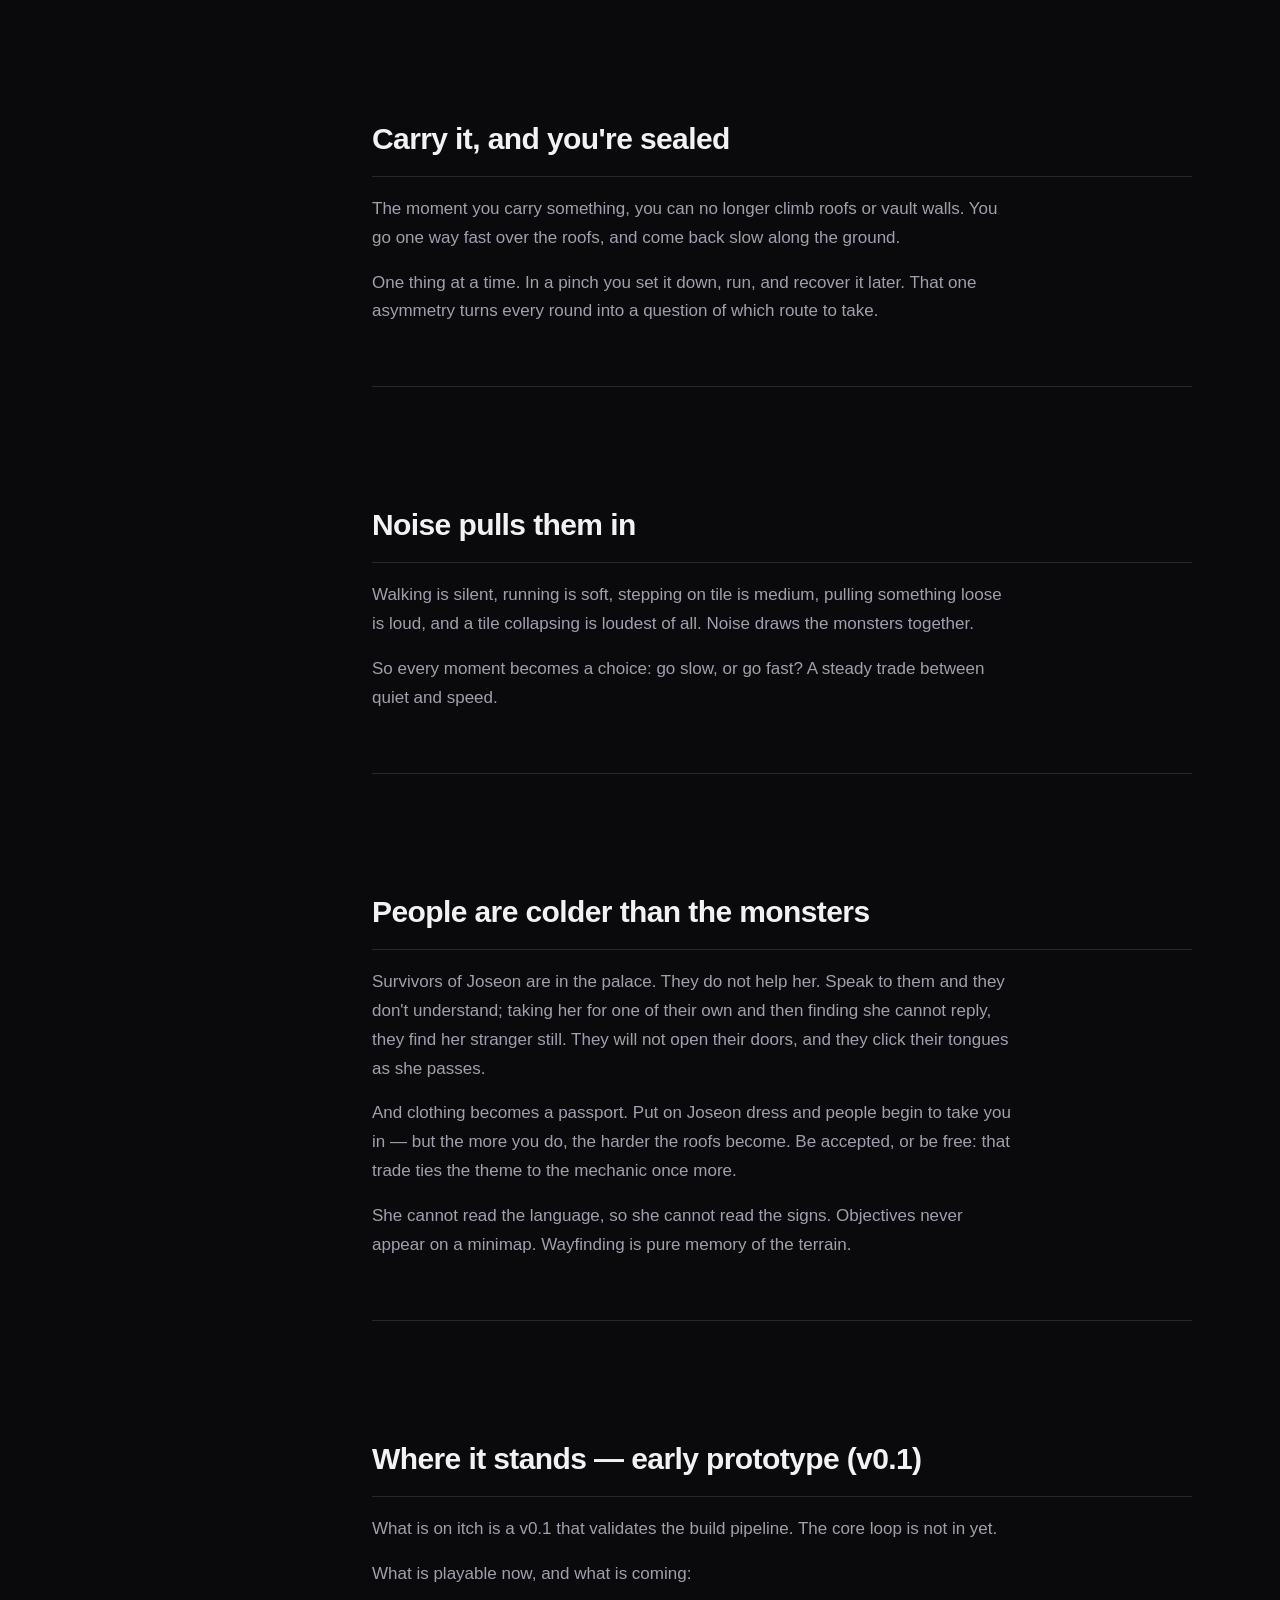
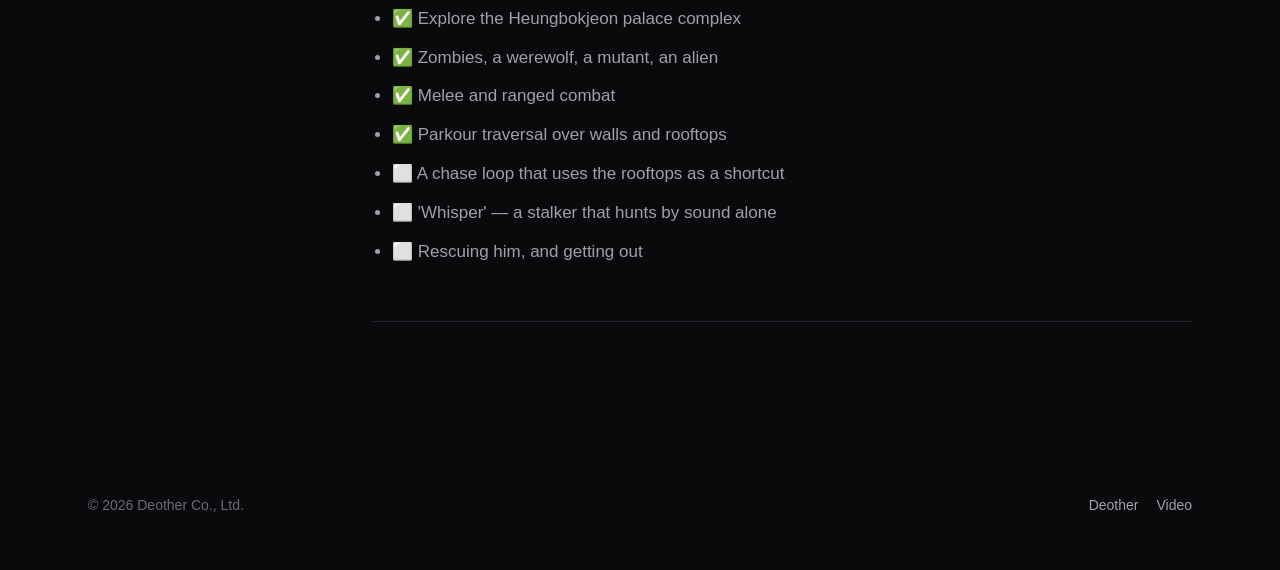
<file: soomba.html>
<!doctype html>
<html lang="ko">
<head>
<meta charset="utf-8">
<meta name="viewport" content="width=device-width, initial-scale=1">
<title>숨바 (Soomba) — Deother</title>
<meta name="description" content="Soomba — a one-player escape game across the palace rooftops of Joseon. A Korean-American woman, thrown five centuries into the past, must save her boyfriend. Early prototype for Windows.">
<meta name="theme-color" content="#0a0a0c">
<link rel="icon" href="assets/icon-192.png" sizes="192x192">
<link rel="stylesheet" href="styles.css">
</head>
<body data-game="soomba">

<header>
  <div class="wrap bar">
    <a class="logo" href="index.html">
      <img src="assets/deother-logo.png" alt="" width="26" height="26">
      DE<span>OTHER</span>
    </a>
    <div class="lang doc-lang" id="pLang"></div>
  </div>
</header>

<main>
  <!-- seo:start — build-seo.js 가 만든다. 손으로 고치지 말 것. 네이버 Yeti 처럼
     자바스크립트를 실행하지 않는 크롤러가 읽는 자리다. -->
<noscript>
<div class="wrap seo-text">
  <h1>숨바</h1>
  <p>조선 궁궐 지붕을 뛰어넘어 남자친구를 구하는 도주 게임</p>
  <p>한 번도 한국에 와본 적 없는 교포 여성과 미국인 남자친구가 여름 해변에서 오백 년 전 조선으로 떨어진다. 궁궐은 괴물로 뒤덮였고, 남자친구는 눈앞에서 끌려간다. 그녀는 이 나라 말을 한마디도 못 한다. 무기가 아니라 이동으로 살아남는 1인용 도주 게임.</p>
  <h2>여자가 남자를 구한다</h2>
  <p>전통적인 게임은 남자 영웅이 공주를 구했다. 이 게임은 그 반대다. 남존여비가 뿌리 깊은 조선에서, 여자가 남자를 구한다.</p>
  <p>그녀는 수영복 차림이고 말도 통하지 않는다. 그 사회는 그녀를 인정하지 않는다 — 조선 여자들은 혀를 차며 이상한 여자 취급을 한다. 그런데 그녀는 개의치 않고 궁궐 지붕 위를 뛰어다닌다.</p>
  <p>지붕은 이 세계에서 두 번 금기다. 궁궐에서 밟으면 안 되는 곳이고, 여자가 해서는 안 되는 짓이다. 그래서 지붕 위를 달리는 것이 곧 이 캐릭터의 성격이 된다.</p>
  <h2>지붕 — 금기이자 지름길</h2>
  <p>궁궐 지붕은 서로 이어져, 지상과 분리된 상층 루트가 된다. 지붕은 빠르지만 사방에서 보이고, 기와는 시끄럽다. 지상은 느리지만 몸을 숨길 수 있다.</p>
  <p>괴물 대부분은 지붕에 못 올라온다. 다만 늑대인간은 올라온다 — 지붕이 절대 안전지대가 되지는 않는다.</p>
  <p>일부 낡은 기와는 밟으면 무너져 실내로 추락한다. 피해를 입고, 큰 소음이 나고, 예상 못 한 곳에 떨어진다.</p>
  <h2>들면 봉인</h2>
  <p>무언가를 손에 들면 지붕에 오르지 못하고 담도 넘지 못한다. 갈 때는 지붕으로 빠르게, 돌아올 때는 지상으로 느리게.</p>
  <p>한 번에 하나만 옮긴다. 위급하면 내려놓고 도망쳤다가 나중에 회수한다. 이 비대칭 하나가 매 판을 '어느 길로 갈까'라는 루트 설계 문제로 만든다.</p>
  <h2>소음이 몰아온다</h2>
  <p>걷기는 무음, 달리기는 작게, 기와를 밟으면 중간, 무언가를 뽑으면 크게, 기와가 무너지면 가장 크다. 소음이 괴물을 불러 모은다.</p>
  <p>그래서 매 순간 '천천히 갈까, 빨리 갈까'를 정하게 된다. 조용함과 속도를 맞바꾸는 결정이 계속 이어진다.</p>
  <h2>괴물보다 사람이 더 차갑다</h2>
  <p>궁궐에는 살아남은 조선 사람들이 있다. 그들은 그녀를 돕지 않는다. 말을 걸어도 못 알아듣고, 조선 사람인 줄 알았다가 말이 안 통하니 더 이상하게 본다. 문을 열어주지 않고, 지나가면 혀를 찬다.</p>
  <p>그리고 옷이 통행증이 된다. 조선 옷을 갖춰 입으면 사람들이 받아주기 시작하지만, 그럴수록 지붕을 타기가 불편해진다. 받아들여질 것인가, 자유로울 것인가 — 이 맞바꿈이 주제와 메커닉을 한 번 더 묶는다.</p>
  <p>한국어를 못 하니 현판도 표지판도 못 읽는다. 그래서 미니맵에 목표가 표시되지 않는다. 길찾기는 순수하게 지형을 기억하는 것뿐이다.</p>
  <h2>지금 어디까지 — 얼리 프로토타입 v0.1</h2>
  <p>itch 에 올라간 것은 빌드 파이프라인을 검증하는 v0.1 이다. 코어 루프는 아직 들어오는 중이다.</p>
  <p>지금 할 수 있는 것과 앞으로 올 것:</p>
  <ul>
  <li>✅ 흥복전 궁궐 탐험</li>
  <li>✅ 좀비 · 늑대인간 · 뮤턴트 · 에일리언</li>
  <li>✅ 근접 · 원거리 전투</li>
  <li>✅ 담과 지붕을 넘는 트래버설</li>
  <li>⬜ 지붕을 지름길로 삼는 추격 루프</li>
  <li>⬜ 소리로만 쫓는 술래 'Whisper'</li>
  <li>⬜ 남자친구 구출과 탈출</li>
  </ul>
</div>
</noscript>
<!-- seo:end -->

<div class="doc-hero">
    <div class="wrap">
      <a class="link-out doc-back" id="pBack" href="index.html"></a>
      <h1 id="pTitle"></h1>
      <p class="tagline" id="pTagline"></p>
      <p class="doc-intro" id="pIntro"></p>
      <a class="cta" id="pCta" href="https://deother.itch.io/soomba" target="_blank" rel="noopener"></a>
    </div>
  </div>

  <div class="wrap doc-wrap">
    <nav class="doc-toc" id="pToc"></nav>
    <div class="doc-body" id="pBody"></div>
  </div>

  <div class="wrap">
    <!-- 인터리브(P_LAYOUT)로 본문 안에 영상·이미지가 들어가므로 이 자리는 비어 숨는다 -->
    <div class="page-videos" id="pVideos" hidden></div>
    <div class="slideshow" id="pSlides" hidden>
      <div class="slide-track" id="pTrack"></div>
      <div class="slide-dots" id="pDots"></div>
    </div>
  </div>
</main>

<footer>
  <div class="wrap foot">
    <span>© 2026 Deother Co., Ltd.</span>
    <a class="sp" href="index.html">Deother</a>
    <a href="https://youtu.be/vM_dYTpVA3U" target="_blank" rel="noopener">Video</a>
  </div>
</footer>

<script src="i18n.js"></script>
<script src="pages-i18n.js"></script>
<script src="page.js"></script>
</body>
</html>
</file>
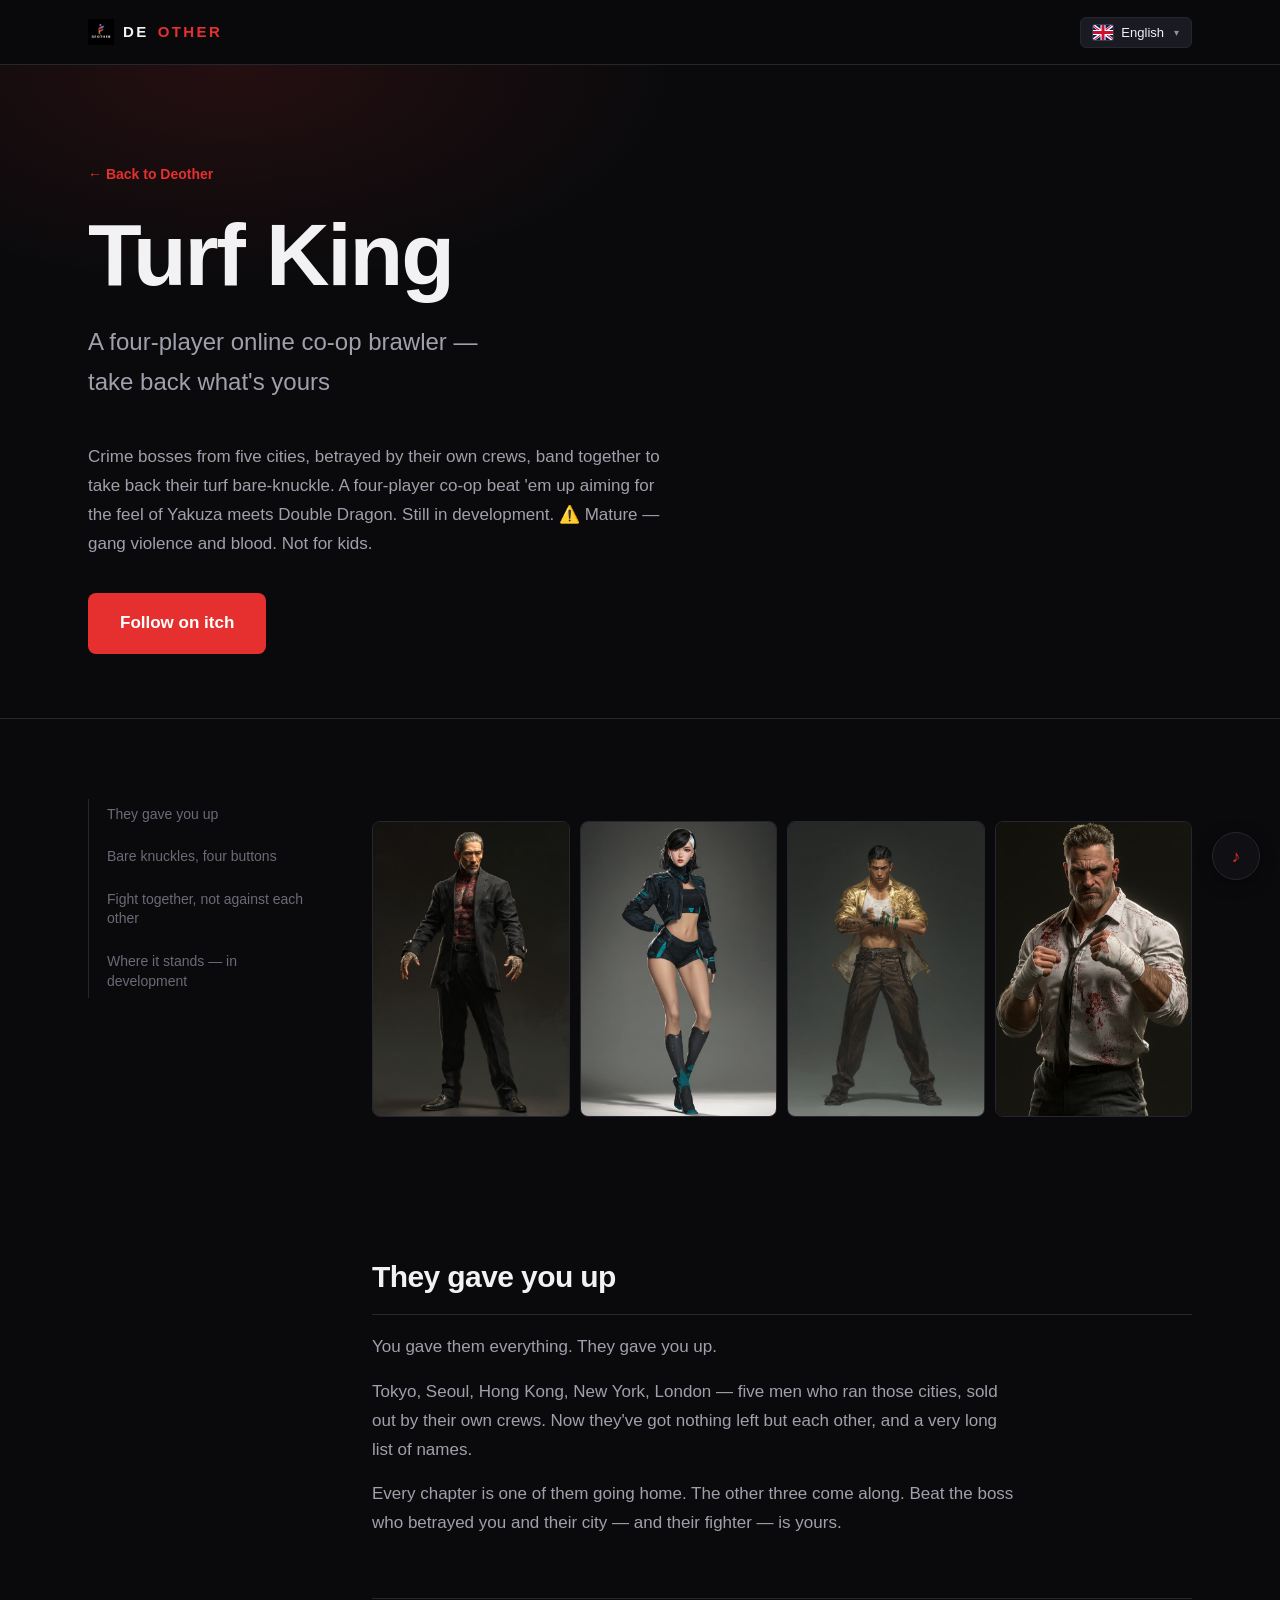
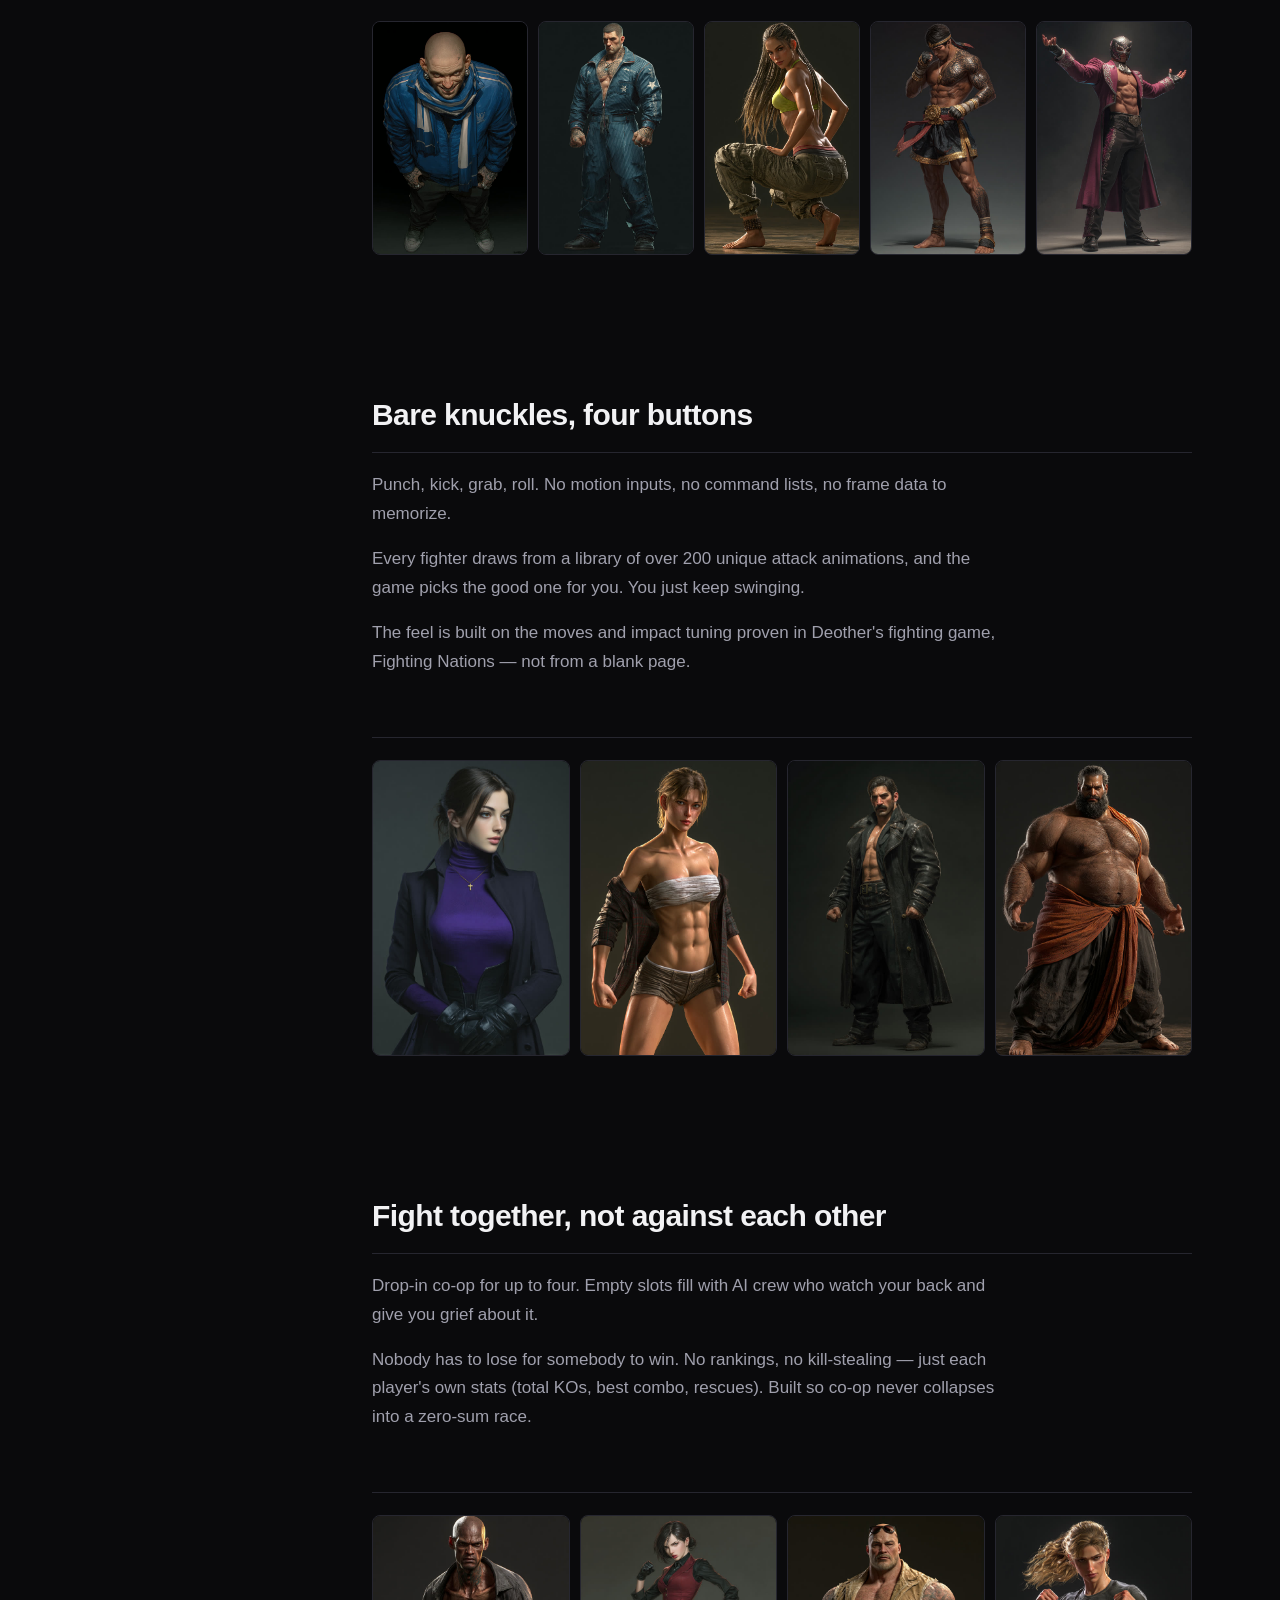
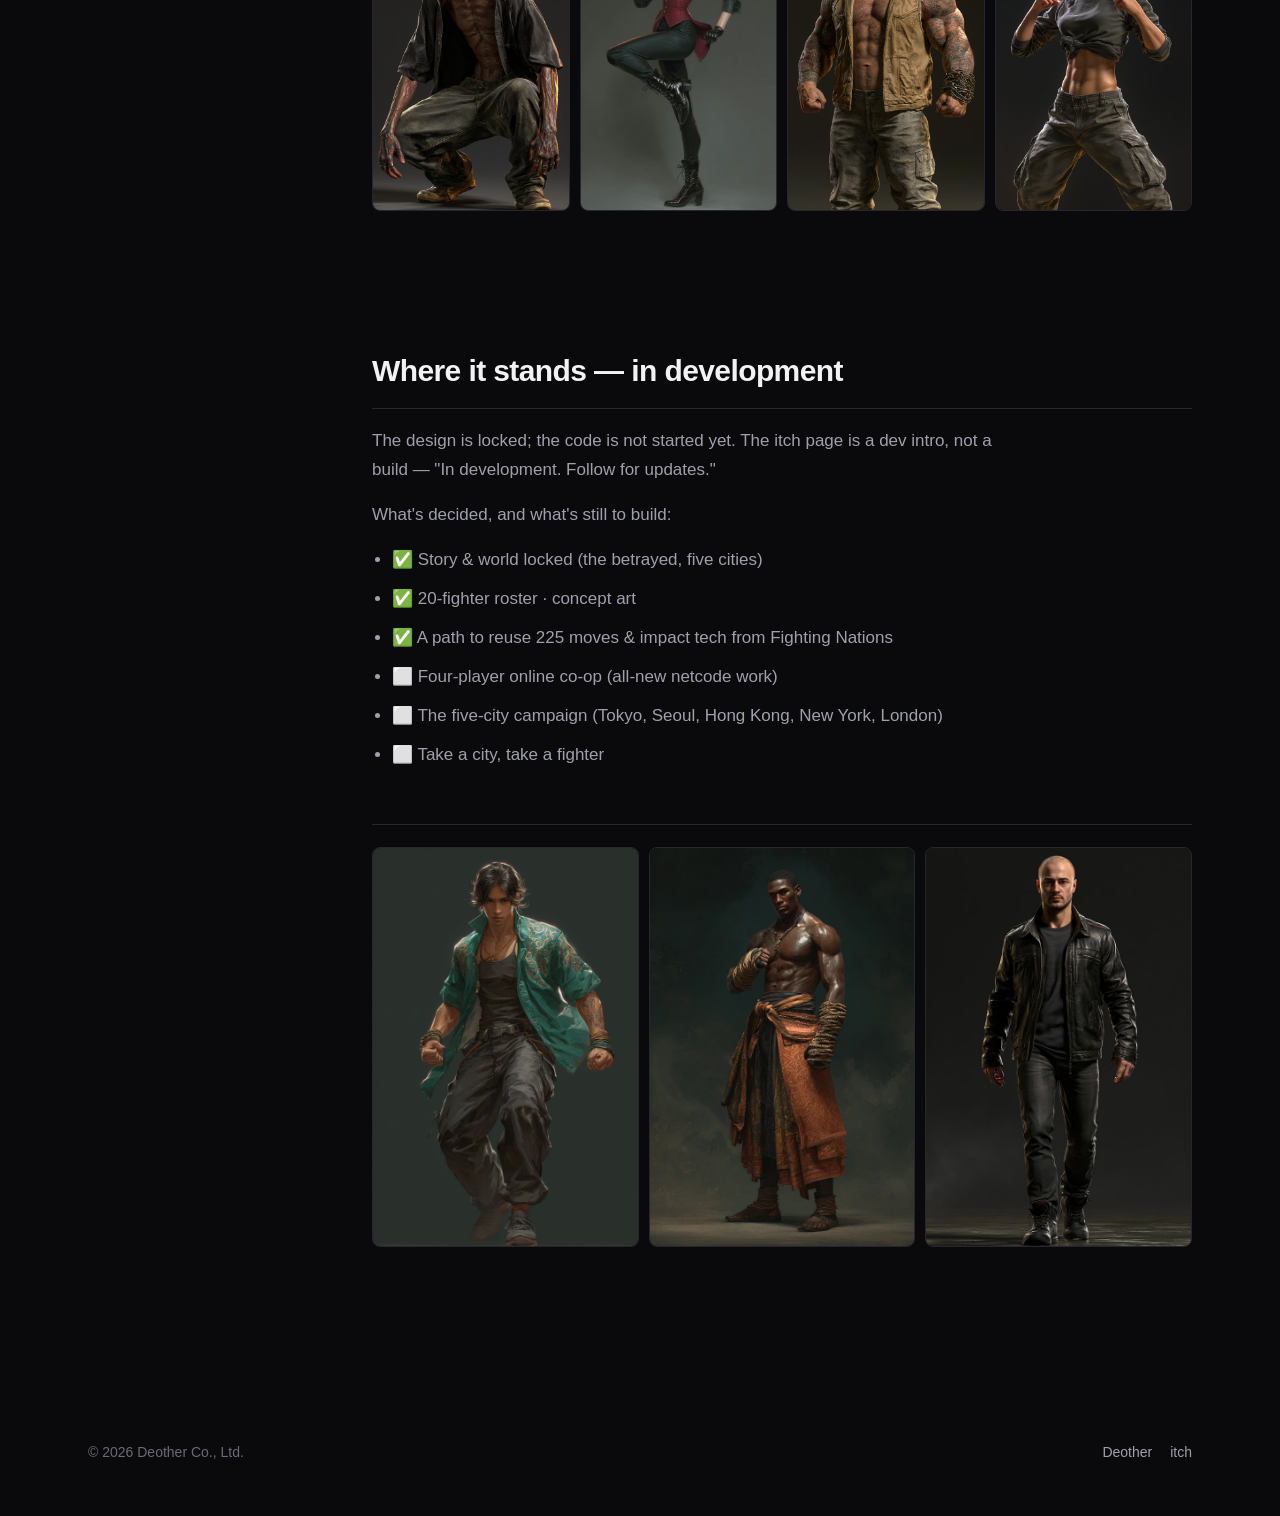
<file: turfking.html>
<!doctype html>
<html lang="ko">
<head>
<meta charset="utf-8">
<meta name="viewport" content="width=device-width, initial-scale=1">
<title>터프 킹 (Turf King) — Deother</title>
<meta name="description" content="Turf King — a four-player online co-op brawler in development. Betrayed crime bosses from five cities take back their turf, bare-knuckle. Four buttons, 200+ animations.">
<meta name="theme-color" content="#0a0a0c">
<link rel="icon" href="assets/icon-192.png" sizes="192x192">
<link rel="stylesheet" href="styles.css">
</head>
<body data-game="turfking">

<header>
  <div class="wrap bar">
    <a class="logo" href="index.html">
      <img src="assets/deother-logo.png" alt="" width="26" height="26">
      DE<span>OTHER</span>
    </a>
    <div class="lang doc-lang" id="pLang"></div>
  </div>
</header>

<main>
  <!-- seo:start — build-seo.js 가 만든다. 손으로 고치지 말 것. 네이버 Yeti 처럼
     자바스크립트를 실행하지 않는 크롤러가 읽는 자리다. -->
<noscript>
<div class="wrap seo-text">
  <h1>터프 킹</h1>
  <p>4인 온라인 협동 벨트스크롤 — 네 것을 되찾아라</p>
  <p>자기 조직에 배신당한 다섯 도시의 조폭들이 같은 처지끼리 뭉쳐, 맨손으로 자기 나와바리를 되찾는 4인 협동 벨트스크롤. 「용과 같이」와 「더블드래곤」 사이의 손맛을 노린다. 아직 개발 중. ⚠️ 성인용 — 조직 폭력과 유혈이 나온다. 아이들용이 아니다.</p>
  <h2>버림받은 자들</h2>
  <p>너는 그들에게 전부를 줬다. 그들은 너를 버렸다.</p>
  <p>도쿄·서울·홍콩·뉴욕·런던 — 다섯 도시를 주름잡던 다섯 남자가 자기 조직에게 팔려나간다. 이제 그들에게 남은 건 서로, 그리고 아주 긴 이름들의 명단뿐이다.</p>
  <p>한 챕터가 그중 한 명의 귀향이다. 나머지 셋이 함께 간다. 배신한 보스를 쓰러뜨리면 그 도시가, 그리고 그 파이터가 내 것이 된다.</p>
  <h2>맨손, 4버튼</h2>
  <p>펀치·킥·잡기·구르기. 커맨드 입력도, 기술표도, 외워야 할 프레임 데이터도 없다.</p>
  <p>각 파이터는 200개가 넘는 고유 타격 애니메이션을 갖고, 게임이 그중 알맞은 것을 대신 골라준다. 플레이어는 그냥 계속 휘두르면 된다.</p>
  <p>이 손맛은 Deother 의 격투게임 Fighting Nations 에서 검증된 무브·타격감을 토대로 만든다 — 백지에서 시작하지 않는다.</p>
  <h2>서로 등지지 않고, 함께</h2>
  <p>최대 4인 드롭인 협동. 빈자리는 등을 봐주는 — 그러면서 잔소리도 하는 — AI 동료가 채운다.</p>
  <p>누군가 이기기 위해 누군가 질 필요가 없다. 등수도, 킬 경쟁도 없다. 각자의 통계(총 KO·최대 콤보·구출 횟수)만 남는다. 협동이 제로섬으로 무너지지 않게 설계한다.</p>
  <h2>지금 어디까지 — 개발 중</h2>
  <p>아직 기획이 확정된 단계다. itch 페이지는 다운로드 빌드가 아니라 개발 소개다 — "In development. Follow for updates."</p>
  <p>확정된 것과 앞으로 만들 것:</p>
  <ul>
  <li>✅ 기획·세계관 확정 (버림받은 자들, 다섯 도시)</li>
  <li>✅ 20명 파이터 로스터 · 컨셉 아트</li>
  <li>✅ FN 의 225개 무브·타격감 자산 재활용 경로</li>
  <li>⬜ 4인 온라인 협동 (온라인은 전부 새 작업)</li>
  <li>⬜ 다섯 도시 캠페인 (도쿄·서울·홍콩·뉴욕·런던)</li>
  <li>⬜ 도시 정복 = 파이터 획득</li>
  </ul>
</div>
</noscript>
<!-- seo:end -->

<div class="doc-hero">
    <div class="wrap">
      <a class="link-out doc-back" id="pBack" href="index.html"></a>
      <h1 id="pTitle"></h1>
      <p class="tagline" id="pTagline"></p>
      <p class="doc-intro" id="pIntro"></p>
      <a class="cta" id="pCta" href="https://deother.itch.io/turf-king" target="_blank" rel="noopener"></a>
    </div>
  </div>

  <div class="wrap doc-wrap">
    <nav class="doc-toc" id="pToc"></nav>
    <div class="doc-body" id="pBody"></div>
  </div>

  <div class="wrap">
    <!-- 인터리브(P_LAYOUT)로 본문 안에 이미지가 들어가므로 이 자리는 비어 숨는다 -->
    <div class="page-videos" id="pVideos" hidden></div>
    <div class="slideshow" id="pSlides" hidden>
      <div class="slide-track" id="pTrack"></div>
      <div class="slide-dots" id="pDots"></div>
    </div>
  </div>
</main>

<!-- 주제가. #pAudio 가 있으면 page.js(pSetupAudio)가 진입 시 재생을 시도한다.
     브라우저가 첫 방문 자동재생을 막으면 우하단 버튼 또는 첫 클릭으로 시작된다. -->
<audio id="pAudio" src="assets/turfking-theme.mp3" loop preload="auto"></audio>
<button id="pAudioToggle" class="audio-toggle" type="button" aria-label="주제가 재생" hidden>♪</button>

<footer>
  <div class="wrap foot">
    <span>© 2026 Deother Co., Ltd.</span>
    <a class="sp" href="index.html">Deother</a>
    <a href="https://deother.itch.io/turf-king" target="_blank" rel="noopener">itch</a>
  </div>
</footer>

<script src="i18n.js"></script>
<script src="pages-i18n.js"></script>
<script src="page.js"></script>
</body>
</html>
</file>
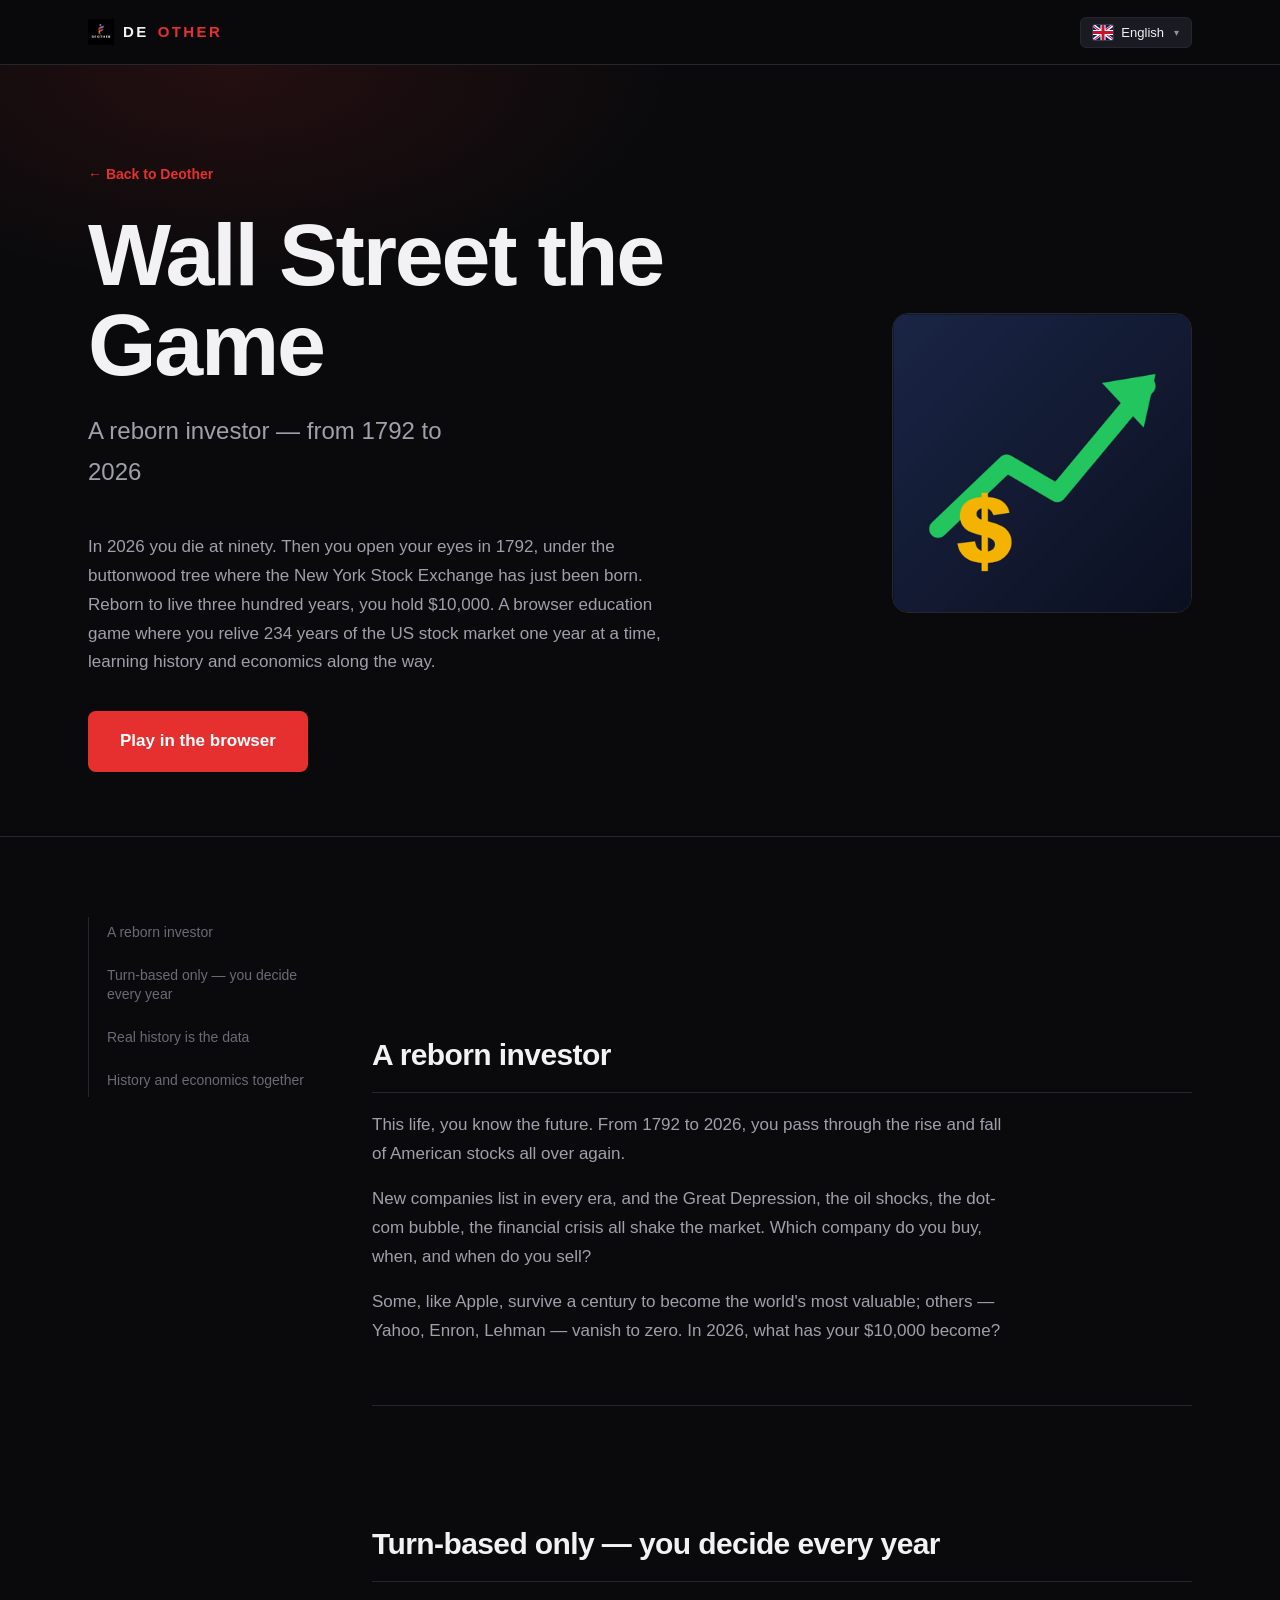
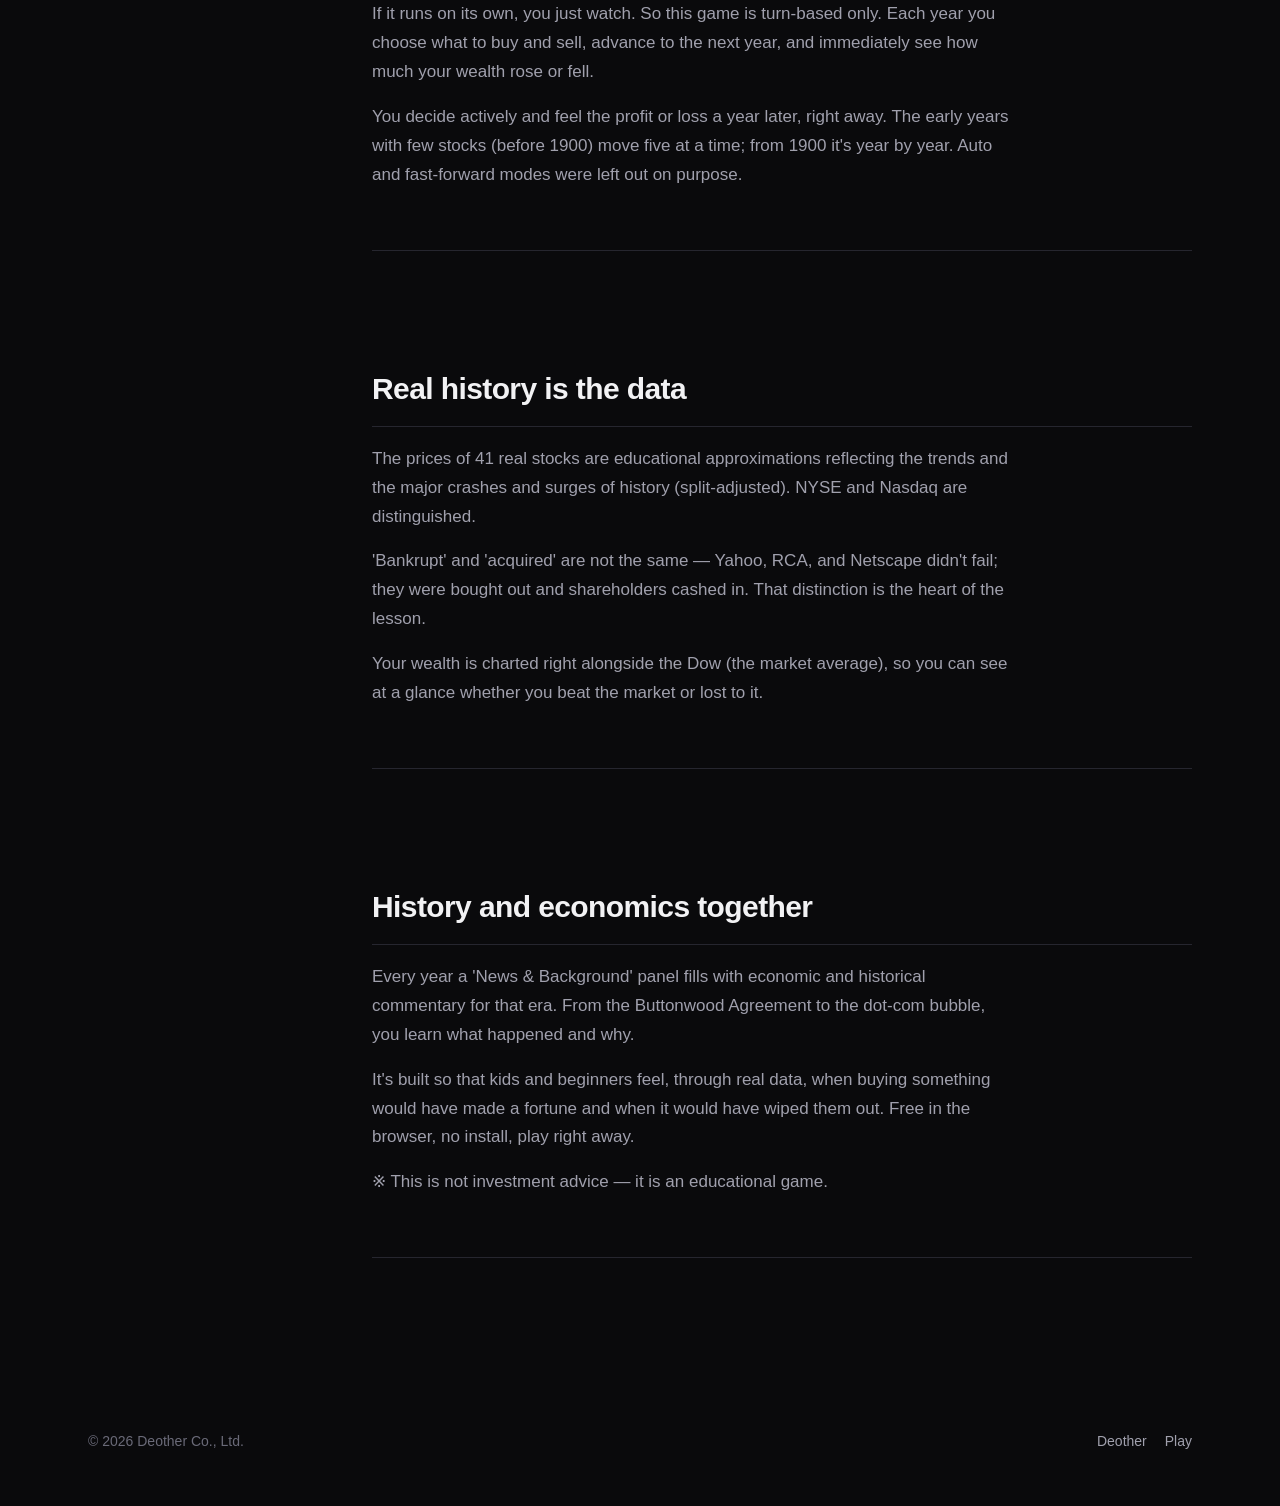
<file: wallstreet.html>
<!doctype html>
<html lang="ko">
<head>
<meta charset="utf-8">
<meta name="viewport" content="width=device-width, initial-scale=1">
<title>월스트리트 234년 (Wall Street the Game) — Deother</title>
<meta name="description" content="Wall Street the Game — a browser education game covering 234 years of real US stock-market history (1792–2026). Reborn immortal with $10,000, invest turn by turn. Free, no install.">
<meta name="theme-color" content="#0a0a0c">
<link rel="icon" href="assets/icon-192.png" sizes="192x192">
<link rel="stylesheet" href="styles.css">
</head>
<body data-game="wallstreet">

<header>
  <div class="wrap bar">
    <a class="logo" href="index.html">
      <img src="assets/deother-logo.png" alt="" width="26" height="26">
      DE<span>OTHER</span>
    </a>
    <div class="lang doc-lang" id="pLang"></div>
  </div>
</header>

<main>
  <!-- seo:start — build-seo.js 가 만든다. 손으로 고치지 말 것. 네이버 Yeti 처럼
     자바스크립트를 실행하지 않는 크롤러가 읽는 자리다. -->
<noscript>
<div class="wrap seo-text">
  <h1>월스트리트 234년</h1>
  <p>다시 태어난 투자자 — 1792년부터 2026년까지</p>
  <p>2026년, 당신은 90세로 세상을 떠났다. 그런데 눈을 떠보니 1792년, 막 뉴욕증시가 태어난 버튼우드 나무 아래다. 불멸의 몸으로 300년을 살게 된 손에는 $10,000이 쥐어져 있다. 미국 주식 234년을 한 해씩 다시 살며 역사와 경제를 온몸으로 배우는 브라우저 교육 게임이다.</p>
  <h2>다시 태어난 투자자</h2>
  <p>이번 생엔 미래를 안다. 1792년부터 2026년까지, 미국 주식의 흥망성쇠를 처음부터 다시 지나간다.</p>
  <p>시대마다 새 회사가 상장하고, 대공황·오일쇼크·닷컴버블·금융위기가 시장을 뒤흔든다. 어느 회사를, 언제 사서, 언제 팔 것인가.</p>
  <p>애플처럼 100년을 살아남아 세계 1위가 되는 회사도, 야후·엔론·리먼처럼 0원으로 사라지는 회사도 있다. 2026년, 당신의 $10,000은 얼마가 되어 있을까.</p>
  <h2>오직 턴제 — 매년 직접 결정한다</h2>
  <p>자동으로 흐르면 그냥 구경이 된다. 그래서 이 게임은 오직 턴제다. 매 해에 무엇을 사고팔지 직접 정하고 다음 해로 넘기면, 그 즉시 자산이 얼마 늘었는지 줄었는지 표시된다.</p>
  <p>능동적으로 결정하고 1년 뒤 손익을 바로 체감한다. 살 종목이 적은 초기(1900년 이전)는 5년씩, 1900년부터는 1년씩 진행한다. 자동·속도 모드는 일부러 넣지 않았다.</p>
  <h2>실제 역사가 데이터다</h2>
  <p>41개 실제 종목의 주가는 역사의 추세와 주요 폭락·급등을 반영한 교육용 근사치다(분할 조정 기준). NYSE 와 나스닥을 구분한다.</p>
  <p>'파산'과 '피인수'는 다르다 — 야후·RCA·넷스케이프는 망한 게 아니라 인수되어 주주가 현금을 회수했다. 이 구분이 교훈의 핵심이다.</p>
  <p>내 자산은 다우지수(시장 평균)와 나란히 그래프로 표시된다. 시장을 이겼는가 졌는가를 한눈에 본다.</p>
  <h2>역사와 경제를 함께</h2>
  <p>해마다 '뉴스 &amp; 배경지식' 패널에 그 시대의 경제·역사 해설이 쌓인다. 버튼우드 협정부터 닷컴버블까지, 무슨 일이 왜 일어났는지 함께 배운다.</p>
  <p>아이들과 입문자가 '언제 뭘 샀으면 때돈을 벌고 언제 망했는지'를 실제 데이터로 체감하도록 만들었다. 브라우저에서 무료로, 설치 없이 바로 플레이한다.</p>
  <p>※ 실제 투자 조언이 아니다 — 교육용 게임이다.</p>
</div>
</noscript>
<!-- seo:end -->

<div class="doc-hero">
    <div class="wrap doc-hero-grid">
      <div>
        <a class="link-out doc-back" id="pBack" href="index.html"></a>
        <h1 id="pTitle"></h1>
        <p class="tagline" id="pTagline"></p>
        <p class="doc-intro" id="pIntro"></p>
        <a class="cta" id="pCta" href="https://wall-street-phi.vercel.app" target="_blank" rel="noopener"></a>
      </div>
      <img class="doc-hero-art" src="assets/wallstreet-logo.png" alt="" width="640" height="640">
    </div>
  </div>

  <div class="wrap doc-wrap">
    <nav class="doc-toc" id="pToc"></nav>
    <div class="doc-body" id="pBody"></div>
  </div>

  <div class="wrap">
    <!-- 이미지·영상이 없는 교육 게임이라 이 자리는 비어 숨는다 -->
    <div class="page-videos" id="pVideos" hidden></div>
    <div class="slideshow" id="pSlides" hidden>
      <div class="slide-track" id="pTrack"></div>
      <div class="slide-dots" id="pDots"></div>
    </div>
  </div>
</main>

<footer>
  <div class="wrap foot">
    <span>© 2026 Deother Co., Ltd.</span>
    <a class="sp" href="index.html">Deother</a>
    <a href="https://wall-street-phi.vercel.app" target="_blank" rel="noopener">Play</a>
  </div>
</footer>

<script src="i18n.js"></script>
<script src="pages-i18n.js"></script>
<script src="page.js"></script>
</body>
</html>
</file>
<file: styles.css>
/* Deother — 사이트 스타일
   격투게임 스튜디오답게 어둡고 대비가 강한 화면. 붉은 강조색 하나만 쓴다.
   RTL(아랍어)은 html[dir="rtl"] 로 방향만 뒤집으면 되도록 논리 속성을 썼다. */

:root {
  --bg: #0a0a0c;
  --bg-2: #121217;
  --bg-3: #1a1a22;
  --fg: #f2f2f4;
  --fg-dim: #a0a0ad;
  --fg-faint: #6a6a78;
  --accent: #e63030;
  --accent-dim: #8f1d1d;
  --line: #26262f;
  --max: 1200px;
  --pad: clamp(20px, 5vw, 48px);
}

* { box-sizing: border-box; }

html { scroll-behavior: smooth; }

body {
  margin: 0;
  background: var(--bg);
  color: var(--fg);
  font-family: "Inter", "Pretendard", -apple-system, BlinkMacSystemFont,
               "Segoe UI", "Noto Sans KR", "Noto Sans SC", "Noto Sans JP",
               "Noto Sans Arabic", sans-serif;
  font-size: 17px;
  line-height: 1.7;
  -webkit-font-smoothing: antialiased;
}

/* 아랍어는 글자가 작아 보여서 살짝 키운다 */
html[dir="rtl"] body { font-size: 18px; line-height: 1.9; }

a { color: inherit; }

.wrap { max-width: var(--max); margin: 0 auto; padding-inline: var(--pad); }

/* ---------- 상단 바 ---------- */
header {
  position: sticky; top: 0; z-index: 50;
  background: rgba(10, 10, 12, 0.82);
  backdrop-filter: blur(14px);
  border-bottom: 1px solid var(--line);
}
.bar { display: flex; align-items: center; gap: 24px; height: 64px; }

.logo {
  font-weight: 800; letter-spacing: 0.16em; text-transform: uppercase;
  font-size: 15px; text-decoration: none; white-space: nowrap;
  display: flex; align-items: center; gap: 9px;
}
.logo img { display: block; }
.logo span { color: var(--accent); }

nav { display: flex; gap: 22px; margin-inline-start: auto; }
nav a {
  color: var(--fg-dim); text-decoration: none; font-size: 14px;
  padding: 6px 0; border-bottom: 1px solid transparent; transition: .18s;
}
nav a:hover { color: var(--fg); border-bottom-color: var(--accent); }

/* 언어 선택 */
.lang { position: relative; }
.lang-btn {
  background: var(--bg-3); color: var(--fg); border: 1px solid var(--line);
  border-radius: 6px; padding: 7px 12px; font-size: 13px; cursor: pointer;
  display: flex; align-items: center; gap: 8px; font-family: inherit;
}
.lang-btn:hover { border-color: var(--accent-dim); }
.lang-menu {
  position: absolute; inset-inline-end: 0; top: calc(100% + 8px);
  background: var(--bg-2); border: 1px solid var(--line); border-radius: 8px;
  min-width: 168px; padding: 6px; display: none;
  box-shadow: 0 18px 40px rgba(0,0,0,.6);
  max-height: 60vh; overflow-y: auto;
}
.lang-menu.open { display: block; }
.lang-menu button {
  display: flex; align-items: center; gap: 10px; width: 100%; text-align: start;
  background: none; border: 0; color: var(--fg-dim); padding: 9px 12px;
  border-radius: 5px; cursor: pointer; font-size: 14px; font-family: inherit;
}
.lang-menu button:hover { background: var(--bg-3); color: var(--fg); }
.lang-menu button[aria-current="true"] { color: var(--accent); font-weight: 600; }

/* 언어 국기 — assets/flags/<code>.svg. 이모지 국기가 안 뜨는 환경(윈도우 등) 대비 SVG */
.flag {
  width: 20px; height: 15px; flex: none; border-radius: 2px; object-fit: cover;
  box-shadow: 0 0 0 1px rgba(255,255,255,.14);
}
.lang-btn .caret { font-size: 10px; opacity: .55; margin-inline-start: 2px; }

/* ---------- 히어로 ---------- */
.hero {
  padding: clamp(72px, 13vw, 148px) 0 clamp(56px, 9vw, 104px);
  border-bottom: 1px solid var(--line);
  position: relative; overflow: hidden;
}
/* 배경에 은은한 붉은 광원 — 이미지 없이 분위기만 */
.hero::before {
  content: ""; position: absolute; inset: 0;
  background: radial-gradient(720px 380px at 22% 0%, rgba(230,48,48,.14), transparent 66%);
  pointer-events: none;
}
.hero .wrap { position: relative; }
/* 히어로: 왼쪽 글, 오른쪽 커버 아트 */
.hero-grid {
  display: grid; grid-template-columns: 1fr 1.15fr;
  gap: clamp(28px, 4vw, 56px); align-items: center;
}
.hero-art {
  width: 100%; height: auto; border-radius: 12px;
  border: 1px solid var(--line);
  box-shadow: 0 26px 70px rgba(0,0,0,.6);
}

.eyebrow {
  color: var(--accent); font-size: 13px; letter-spacing: .2em;
  text-transform: uppercase; font-weight: 700; margin: 0 0 18px;
}
h1 {
  font-size: clamp(42px, 9vw, 88px); line-height: 1.02; margin: 0 0 22px;
  font-weight: 800; letter-spacing: -0.025em;
}
.tagline {
  font-size: clamp(18px, 2.4vw, 24px); color: var(--fg-dim);
  max-width: 30ch; margin: 0 0 40px;
}
.cta {
  display: inline-flex; flex-direction: column; gap: 4px;
  background: var(--accent); color: #fff; text-decoration: none;
  padding: 16px 32px; border-radius: 8px; font-weight: 700;
  transition: .18s;
}
.cta:hover { background: #ff3c3c; transform: translateY(-2px); }
.cta small { font-weight: 400; opacity: .82; font-size: 13px; }

/* ---------- 섹션 공통 ---------- */
section { padding: clamp(64px, 10vw, 112px) 0; border-bottom: 1px solid var(--line); }
h2 {
  font-size: clamp(28px, 4.2vw, 42px); margin: 0 0 14px;
  font-weight: 800; letter-spacing: -0.02em;
}
.lead { color: var(--accent); font-size: clamp(17px, 2vw, 20px); margin: 0 0 36px; max-width: 46ch; }
.prose p { color: var(--fg-dim); max-width: 62ch; margin: 0 0 20px; }

/* 배경을 한 단계 밝혀 강조하는 섹션 (개인 이야기·팀) */
section.alt { background: var(--bg-2); }

/* 창업자의 1인칭 이야기 — 왼쪽에 붉은 선을 그어 인용처럼 */
.quote {
  border-inline-start: 3px solid var(--accent);
  padding-inline-start: 26px;
}
.quote p { color: var(--fg); font-size: 18px; }

/* 세계관: 글 + 소설 표지 */
.world-grid {
  display: grid; grid-template-columns: 1fr 260px;
  gap: clamp(28px, 5vw, 56px); align-items: start;
}
.book { display: block; transition: .2s; }
.book:hover { transform: translateY(-4px); }
.book img {
  width: 100%; height: auto; border-radius: 8px;
  box-shadow: 0 20px 50px rgba(0,0,0,.65);
}

/* 바깥으로 나가는 링크 (소설·자료) */
.link-out {
  display: inline-block; margin-top: 10px; color: var(--accent);
  text-decoration: none; font-weight: 600; border-bottom: 1px solid transparent;
}
.link-out:hover { border-bottom-color: var(--accent); }

/* ---------- 특징 카드 ---------- */
.cards { display: grid; gap: 20px; grid-template-columns: repeat(auto-fit, minmax(280px, 1fr)); }
.card {
  background: var(--bg-2); border: 1px solid var(--line);
  border-radius: 10px; padding: 26px 24px; transition: .18s;
}
.card:hover { border-color: var(--accent-dim); transform: translateY(-2px); }
.card h3 { margin: 0 0 10px; font-size: 18px; font-weight: 700; }
.card p { margin: 0; color: var(--fg-dim); font-size: 15px; }

/* 만든 것 카드 — 카드 안에 링크가 둘(제품·SNS)이라 카드 자체는 링크가 아니다 */
.card.work { display: flex; flex-direction: column; }
.card.work .work-tag {
  color: var(--fg-faint); font-size: 12px; letter-spacing: .08em;
  text-transform: uppercase; margin-bottom: 10px;
}
.card.work .work-logo {
  display: block; width: 78px; height: auto; margin-bottom: 16px;
  opacity: .95; transition: .2s;
}
.card.work:hover .work-logo { opacity: 1; transform: scale(1.06); }
.work-title { text-decoration: none; }
.work-title:hover { color: var(--accent); }
.work-links {
  margin-top: auto; padding-top: 16px; display: flex; gap: 16px; flex-wrap: wrap;
}
.work-sns, .work-more { font-size: 13px; text-decoration: none; }
.work-sns  { color: var(--fg-faint); }
.work-more { color: var(--accent); font-weight: 600; }
.work-sns:hover, .work-more:hover { text-decoration: underline; }

/* ---------- 게임 상세 페이지 ---------- */
/* 상세 페이지 언어 선택 — 메인과 같은 .lang / .lang-btn / .lang-menu 를 쓴다.
   여기서는 헤더 오른쪽으로 밀어주기만 한다. */
.doc-lang { margin-inline-start: auto; }

.doc-hero {
  padding: clamp(48px, 8vw, 88px) 0 clamp(40px, 6vw, 64px);
  border-bottom: 1px solid var(--line); position: relative; overflow: hidden;
}
.doc-hero::before {
  content: ""; position: absolute; inset: 0;
  background: radial-gradient(680px 340px at 18% 0%, rgba(230,48,48,.12), transparent 65%);
  pointer-events: none;
}
.doc-hero .wrap { position: relative; }
/* 상세 히어로에 게임 아트를 옆에 두는 배치 (장보고). 좁은 화면에선 아래로 쌓인다 */
.doc-hero-grid { display: grid; gap: clamp(24px, 4vw, 48px); align-items: center; }
.doc-hero-art {
  width: 100%; max-width: 300px; height: auto; display: block;
  border-radius: 16px; border: 1px solid var(--line); justify-self: center;
}
@media (min-width: 900px) {
  .doc-hero-grid { grid-template-columns: 1fr 300px; }
  .doc-hero-art { justify-self: end; }
}
.doc-back { display: inline-block; margin-bottom: 22px; font-size: 14px; }
.doc-intro { color: var(--fg-dim); max-width: 62ch; margin: 0 0 34px; font-size: 17px; }

/* 본문이 길어서 목차를 옆에 고정해 둔다 */
.doc-wrap {
  display: grid; grid-template-columns: 220px 1fr;
  gap: clamp(32px, 5vw, 64px); padding-block: clamp(48px, 7vw, 80px);
}
/* 그리드 항목의 기본값 min-width:auto 는 내용의 min-content 아래로 못 줄어든다.
   터프킹의 로스터 줄(.roster-row)이 602px 을 요구해서 430px 화면에서 본문이
   통째로 밀려 나갔다 — 가로 스크롤이 생긴다. 0 으로 풀어야 좁은 화면에서 접힌다.
   상세 11종이 전부 이 레이아웃을 쓰므로 한 곳만 고치면 된다. */
.doc-toc, .doc-body { min-width: 0; }
.doc-toc {
  position: sticky; top: 90px; align-self: start;
  display: flex; flex-direction: column; gap: 10px;
  border-inline-start: 1px solid var(--line); padding-inline-start: 18px;
}
.doc-toc a {
  color: var(--fg-faint); text-decoration: none; font-size: 14px; line-height: 1.4;
}
.doc-toc a:hover { color: var(--accent); }

.doc-section { padding-bottom: 44px; }
.doc-section h2 {
  font-size: clamp(22px, 3vw, 30px); margin: 0 0 18px;
  padding-bottom: 12px; border-bottom: 1px solid var(--line);
}
.doc-section h3 {
  font-size: 15px; color: var(--accent); margin: 28px 0 12px;
  letter-spacing: .04em; text-transform: uppercase; font-weight: 700;
}
.doc-section p { color: var(--fg-dim); max-width: 68ch; margin: 0 0 16px; }
.doc-list { margin: 0; padding-inline-start: 20px; color: var(--fg-dim); max-width: 68ch; }
.doc-list li { margin-bottom: 10px; }

@media (max-width: 860px) {
  .doc-wrap { grid-template-columns: 1fr; }
  .doc-toc {
    position: static; flex-direction: row; flex-wrap: wrap; gap: 14px;
    border-inline-start: 0; padding-inline-start: 0;
    border-bottom: 1px solid var(--line); padding-bottom: 18px;
  }
}

/* ---------- 슬라이드쇼 ---------- */
.slideshow { margin-top: 40px; }
/* 히어로 안에서는 위 여백 없이 커버 이미지 자리를 그대로 차지한다 */
.hero-slides { margin-top: 0; }
.hero-slides .slide-track { box-shadow: 0 26px 70px rgba(0,0,0,.6); }
/* 히어로 이미지는 오른쪽 바깥 여백까지 내보내 크게 보여준다.
   왼쪽 글은 그리드에 그대로 있어 상단 로고와 왼쪽 끝이 계속 맞는다.
   .hero 가 overflow:hidden 이라 가로 스크롤은 생기지 않는다.
   margin-inline-end 는 논리 속성이라 아랍어(RTL)에서는 반대편으로 나간다.
   창이 --max 보다 좁으면 min(0px, ...) 이 0 이 되어 아무 일도 하지 않는다. */
@media (min-width: 1100px) {
  .hero-slides { margin-inline-end: min(0px, calc((var(--max) - 100vw) / 2)); }
}
.slide-track {
  position: relative; aspect-ratio: 16 / 9; border-radius: 12px;
  overflow: hidden; border: 1px solid var(--line); background: #000;
}
.slide-track img {
  position: absolute; inset: 0; width: 100%; height: 100%;
  object-fit: cover; opacity: 0; transition: opacity .7s ease;
}
.slide-track img.on { opacity: 1; }

/* 자료 슬라이드쇼 (대표 소개의 기사·수료증) — 세로 문서와 가로 지면이 섞여 있다.
   16:9 로 잘라내면 이름·제목·직인이 통째로 날아간다. 그래서 여기서는 자르지 않고
   전체를 보여준다(contain). 높이를 고정해 넘길 때 화면이 튀지 않게 한다. */
.slide-track.docs { aspect-ratio: auto; height: min(78vh, 880px); background: #101014; }
.slide-track.docs img { object-fit: contain; }
@media (max-width: 700px) { .slide-track.docs { height: min(68vh, 560px); } }

.slide-dots { display: flex; gap: 8px; justify-content: center; margin-top: 16px; flex-wrap: wrap; }
.slide-dots button {
  width: 8px; height: 8px; padding: 0; border-radius: 50%;
  border: 0; background: var(--line); cursor: pointer; transition: .2s;
}
.slide-dots button:hover { background: var(--fg-faint); }
.slide-dots button.on { background: var(--accent); transform: scale(1.3); }

/* 움직임을 불편해하는 사용자를 위해 전환을 끈다 */
@media (prefers-reduced-motion: reduce) {
  .slide-track img { transition: none; }
}

/* ---------- 연표 ---------- */
.events { margin-top: 44px; display: grid; gap: 2px; }
.event {
  display: grid; grid-template-columns: 175px 1fr; gap: 24px;
  padding: 16px 0; border-top: 1px solid var(--line);
}
.event:last-child { border-bottom: 1px solid var(--line); }
.event .when { color: var(--accent); font-size: 13px; font-weight: 700; }
.event .what { color: var(--fg-dim); font-size: 15px; }

/* ---------- 팀 ---------- */
.person { font-size: 26px; font-weight: 800; margin: 0 0 4px; }
.role { color: var(--accent); font-weight: 600; margin: 0 0 26px; font-size: 15px; }
.bullets { margin: 0 0 26px; padding-inline-start: 20px; color: var(--fg-dim); max-width: 66ch; }
.bullets li { margin-bottom: 10px; }
.partners { color: var(--fg-dim); max-width: 66ch; margin: 0; }

/* ---------- 발표 자료 ---------- */
.deck-links { display: flex; flex-wrap: wrap; gap: 14px; }
.deck {
  background: var(--bg-3); border: 1px solid var(--line); border-radius: 8px;
  padding: 15px 26px; text-decoration: none; font-weight: 600; transition: .18s;
}
.deck:hover { border-color: var(--accent); color: var(--accent); }

/* ---------- 여정(영상) ---------- */
.videos { display: grid; gap: 26px; grid-template-columns: repeat(auto-fit, minmax(320px, 1fr)); }
.video-card {
  background: var(--bg-2); border: 1px solid var(--line); border-radius: 10px;
  overflow: hidden; transition: .18s;
}
.video-card:hover { border-color: var(--accent-dim); }
.video-frame { position: relative; aspect-ratio: 16 / 9; background: #000; }
.video-frame iframe { position: absolute; inset: 0; width: 100%; height: 100%; border: 0; }
.video-meta { padding: 14px 18px 18px; }
.video-meta .t { font-weight: 600; font-size: 15px; }
.video-meta .d { color: var(--fg-faint); font-size: 13px; margin-top: 3px; }
.note { color: var(--fg-faint); font-size: 14px; margin-top: 28px; }

/* 언어별 주제가는 개수가 많아 카드를 작게 — 한 화면에 여러 나라가 보이는 게 요점이다 */
.videos.small { grid-template-columns: repeat(auto-fit, minmax(230px, 1fr)); gap: 16px; }
.videos.small .video-meta { padding: 10px 14px 13px; }
.videos.small .video-meta .t { font-size: 14px; }

/* ---------- 로드맵 ---------- */
.timeline { display: grid; gap: 4px; }
.step {
  display: grid; grid-template-columns: 190px 1fr; gap: 28px;
  padding: 30px 0; border-top: 1px solid var(--line);
}
.step:last-child { border-bottom: 1px solid var(--line); }
.step .when {
  color: var(--accent); font-weight: 700; font-size: 14px;
  letter-spacing: .05em; text-transform: uppercase; padding-top: 3px;
}
.step h3 { margin: 0 0 8px; font-size: 21px; font-weight: 700; }
.step p { margin: 0; color: var(--fg-dim); max-width: 60ch; }

/* ---------- 푸터 ---------- */
footer { padding: 52px 0; color: var(--fg-faint); font-size: 14px; }
.foot { display: flex; flex-wrap: wrap; gap: 18px; align-items: center; }
.foot a { color: var(--fg-dim); text-decoration: none; }
.foot a:hover { color: var(--accent); }
.foot .sp { margin-inline-start: auto; }

/* ---------- 좁은 화면 ---------- */
@media (max-width: 900px) {
  .hero-grid { grid-template-columns: 1fr; }
  .hero-art { max-width: 460px; }
  .world-grid { grid-template-columns: 1fr; }
  .book { max-width: 220px; }
}

@media (max-width: 760px) {
  /* 예전엔 메뉴를 통째로 숨겼는데, 그러면 모바일에서 섹션 이동을 아예 못 한다.
     대신 두 줄로 나누고 메뉴는 가로로 밀어서 보게 한다. */
  .bar { flex-wrap: wrap; height: auto; padding-block: 12px; row-gap: 10px; }
  .lang { margin-inline-start: auto; }
  nav {
    order: 3; width: 100%; margin-inline-start: 0;
    gap: 18px; overflow-x: auto; padding-bottom: 4px;
    scrollbar-width: none;              /* 스크롤바는 숨기고 손가락으로만 민다 */
  }
  nav::-webkit-scrollbar { display: none; }
  nav a { white-space: nowrap; font-size: 13px; }

  .step, .event { grid-template-columns: 1fr; gap: 8px; }
  .tagline { max-width: none; }
}

/* 키보드 사용자를 위한 포커스 표시 */
:focus-visible { outline: 2px solid var(--accent); outline-offset: 3px; border-radius: 4px; }

/* 세 게임을 관통하는 관점 — 카드 아래 한 문단. 인용처럼 보이게 왼쪽에 선을 둔다 */
.works-note { margin: 34px 0 0; padding-inline-start: 18px; border-inline-start: 2px solid var(--accent);
  color: var(--muted); font-size: clamp(15px, 1.7vw, 17px); line-height: 1.75; max-width: 62ch; }

/* 슬라이드 설명 — 무슨 화면인지 알려준다. 그림만 있으면 심사자가 해석을 해야 한다 */
.slide-cap { margin: 12px 0 0; text-align: center; color: var(--muted);
  font-size: 14px; line-height: 1.6; min-height: 1.6em; }

/* 소설 표지 — 책장처럼 늘어놓는다. 표지는 세로로 긴 그림(2:3)이다 */
.covers { display: grid; gap: 22px; grid-template-columns: repeat(auto-fill, minmax(150px, 1fr)); }
.cover { margin: 0; }
.cover img { width: 100%; aspect-ratio: 2 / 3; object-fit: cover; display: block;
  border-radius: 8px; border: 1px solid var(--line); background: #000;
  transition: transform .25s ease, box-shadow .25s ease; }
.cover:hover img { transform: translateY(-4px); box-shadow: 0 14px 34px rgba(0,0,0,.55); }
.cover figcaption { margin-top: 10px; font-size: 13px; color: var(--muted); line-height: 1.5; }
@media (prefers-reduced-motion: reduce) { .cover img { transition: none; } }

/* 하드커버 전개도 — 뒤표지·책등·앞표지가 한 장에 있다. 격자보다 크게 둔다 */
.book-wrap { margin: 0 0 40px; }
.book-wrap img { width: 100%; display: block; border-radius: 10px;
  border: 1px solid var(--line); box-shadow: 0 22px 60px rgba(0,0,0,.5); }
.book-wrap figcaption { margin-top: 14px; color: var(--muted); font-size: 14px;
  line-height: 1.6; max-width: 62ch; }

/* 영상이 있는 표지 — 재생 표시를 얹는다 */
.cover-play { position: relative; display: block; }
.cover-play .play { position: absolute; inset-block-end: 10px; inset-inline-end: 10px;
  width: 34px; height: 34px; display: grid; place-items: center; border-radius: 50%;
  background: rgba(0,0,0,.66); color: #fff; font-size: 13px; line-height: 1;
  border: 1px solid rgba(255,255,255,.35); transition: background .2s ease; }
.cover-play:hover .play { background: var(--accent); }

/* 링크 여러 개인 표지 — 아래에 라벨 버튼(웹툰/영상/노래 등) */
.cover-links { display: flex; flex-wrap: wrap; gap: 6px; margin-top: 8px; }
.cover-link {
  font-size: 12px; padding: 4px 10px; border-radius: 999px;
  background: var(--bg-3); color: var(--fg-dim); border: 1px solid var(--line);
  text-decoration: none; white-space: nowrap; line-height: 1.4;
}
.cover-link:hover { color: var(--fg); border-color: var(--accent-dim); }

/* 상세 페이지 소개 영상 — 슬라이드쇼 바로 위 */
/* 상세 페이지 영상 — 폴백(킹덤워즈): 여러 개면 넓은 화면에서 나란히, 좁으면 세로로 쌓인다 */
.page-videos { margin: 40px 0 0; display: grid; gap: 22px; grid-template-columns: repeat(auto-fit, minmax(300px, 1fr)); }
.page-videos .page-video { margin: 0; }
.page-video { margin: 34px 0; }
.page-video .video-frame { border-radius: 12px; overflow: hidden; border: 1px solid var(--line); }
/* 세로 영상(쇼츠) — 9:16 프레임, 폭 제한 + 가운데 정렬 */
.page-video.vertical .video-frame { aspect-ratio: 9 / 16; max-width: 300px; margin-inline: auto; }
.page-video figcaption { margin-top: 12px; text-align: center; color: var(--muted); font-size: 14px; }

/* 본문 사이에 끼우는 스크린샷 (밀리버스 인터리브 배치) */
.doc-shot { margin: 34px 0; }
.doc-shot img { width: 100%; display: block; border-radius: 12px; border: 1px solid var(--line); }
.doc-shot figcaption { margin-top: 10px; text-align: center; color: var(--muted); font-size: 14px; }

/* 자막 없는 시네마틱 아트 밴드 (콘셉트 아트로 텍스트 사이를 끊어준다) */
.doc-band { margin: 40px 0; }
.doc-band img { width: 100%; display: block; border-radius: 14px; border: 1px solid var(--line); }

/* 작품 카드의 숫자 — 얼마나 만들었는지가 설명보다 빨리 읽힌다 */
.work-stats { list-style: none; margin: 16px 0 0; padding: 0;
  display: flex; flex-wrap: wrap; gap: 8px; }
.work-stats li { font-size: 12px; color: var(--fg-faint); letter-spacing: .02em;
  border: 1px solid var(--line); border-radius: 999px; padding: 4px 10px; }
/* FN 은 가로로 긴 워드마크라 엠블럼보다 넓게 */
.card.work .work-logo.wide { width: 150px; }

/* 주제가 토글 — kwonline.html 전용. 우하단 고정. RTL 을 위해 left/right 대신 논리 속성. */
.audio-toggle {
  position: fixed;
  inset-block-end: 20px;
  inset-inline-end: 20px;
  z-index: 60;
  width: 48px; height: 48px;
  border-radius: 50%;
  border: 1px solid var(--line);
  background: rgba(18, 18, 23, .85);
  color: var(--accent);
  font-size: 17px; line-height: 1;
  cursor: pointer;
  display: grid; place-items: center;
  backdrop-filter: blur(6px);
  box-shadow: 0 4px 16px rgba(0, 0, 0, .4);
  transition: transform .15s ease, background .15s ease, color .15s ease;
}
.audio-toggle:hover { transform: scale(1.08); }
.audio-toggle.playing { color: #fff; background: var(--accent); border-color: var(--accent); }

/* Turf King 로스터 — 세로 캐릭터 여러 명을 한 줄에 나란히. 본문 섹션 사이 곳곳에 흩는다.
   flex-wrap + flex-basis 로 데스크탑은 4~5명 한 줄, 모바일은 2~3명씩 접힌다. */
.roster-row { display: flex; flex-wrap: wrap; gap: 10px; margin: 22px 0; }
.roster-row img { flex: 1 1 130px; min-width: 0; aspect-ratio: 2 / 3; object-fit: cover;
  border-radius: 8px; border: 1px solid var(--line); background: #000; }

/* 책 표지 줄 (대표 소개) — 로스터와 비슷해 보이지만 규칙이 반대다.
   로스터는 aspect-ratio + object-fit:cover 로 크기를 맞춰 자르지만, 책 표지는 자르면
   제목이 잘려나간다. 그래서 높이만 맞추고 비율은 원본을 그대로 둔다. */
.cover-row { display: flex; flex-wrap: wrap; gap: 14px; justify-content: center; margin: 26px 0; }
.cover-row img { height: 300px; width: auto; max-width: 100%;
  border-radius: 8px; border: 1px solid var(--line); background: #000; }
@media (max-width: 560px) { .cover-row img { height: 210px; } }

/* origin(왜 시작했나) 섹션의 영상 — 긴 1인칭 텍스트 뒤 단일 영상, 중앙 정렬 */
.origin-video { margin: 34px auto 0; max-width: 720px; }

/* 여정 — 전시 현장 사진 (gamescom asia x Thailand Game Show 부스).
   영상 그리드와 연표 사이에 들어간다. 사진 비율이 제각각이라 4:3 으로 잘라 줄을 맞춘다.
   좌우 여백은 논리 속성만 쓴다 (아랍어 RTL). */
/* 부스 사진 격자. 최소폭 280px 은 열 수를 정하는 값이다 — 데스크탑에서 3열이 되어
   사진 열다섯 장이 3열 × 5행으로 딱 떨어진다(마지막 줄이 비지 않는다).
   240px 이면 4열이 되어 마지막 줄에 빈칸이 하나 생기고 사진도 작아진다. */
.show-photos { margin-top: 34px; display: grid; gap: 16px;
  grid-template-columns: repeat(auto-fit, minmax(280px, 1fr)); }
.show-photos[hidden] { display: none; }
.show-photo { margin: 0; }
.show-photo img { width: 100%; display: block; aspect-ratio: 4 / 3; object-fit: cover;
  border-radius: 12px; border: 1px solid var(--line); background: #000; }
.show-photo figcaption { margin-top: 10px; color: var(--fg-faint);
  font-size: 13px; line-height: 1.55; }

/* 여정 연표 아래 → 연도별 행사 로드맵 링크. 연표와 붙어 보이지 않게 여백을 준다. */
.jr-more { display: inline-block; margin-top: 26px; }

/* 로드맵 — 공식 사이트가 있는 단계는 제목이 링크다. ↗ 는 바깥으로 나간다는 표시.
   좌우 여백은 논리 속성으로 (아랍어 RTL). */
.step-link { text-decoration: none; border-bottom: 1px solid transparent; transition: .15s; }
.step-link:hover { color: var(--accent); border-bottom-color: var(--accent-dim); }
.step-link .ext { font-size: 13px; opacity: .5; margin-inline-start: 6px; font-weight: 400; }
.step-link:hover .ext { opacity: 1; }

/* 행사 로드맵 — 목록 항목의 공식 사이트 링크.
   ↗ 를 ::after 로 붙이는 이유: 언어를 바꾸면 textContent 를 통째로 갈아끼우기 때문에
   요소로 넣으면 지워진다. */
.doc-list .list-link { color: inherit; text-decoration: none;
  border-bottom: 1px solid var(--line); transition: .15s; }
.doc-list .list-link::after { content: " ↗"; font-size: 12px; opacity: .45; }
.doc-list .list-link:hover { color: var(--accent); border-bottom-color: var(--accent-dim); }
.doc-list .list-link:hover::after { opacity: 1; }

/* 국기 이모지 — 목록 항목(행사 로드맵)과 여정 연표.
   좌우 여백은 논리 속성으로 (아랍어 RTL). */
.doc-list .li-flag, .event .ev-flag { margin-inline-end: 7px; }
.event .ev-link { color: inherit; text-decoration: none;
  border-bottom: 1px solid var(--line); transition: .15s; }
.event .ev-link::after { content: " ↗"; font-size: 12px; opacity: .45; }
.event .ev-link:hover { color: var(--accent); border-bottom-color: var(--accent-dim); }
.event .ev-link:hover::after { opacity: 1; }

/* 검색엔진용 정적 텍스트 (build-seo.js 가 각 html 의 <noscript> 에 박는다).
   자바스크립트가 켜져 있으면 브라우저가 아예 렌더하지 않는다 — 방문자에겐 안 보인다.
   네이버 Yeti 처럼 JS 를 실행하지 않는 크롤러가 읽는 자리이고,
   JS 를 끈 사람이 들어왔을 때도 읽을 수 있도록 크기만 잡아 둔다. */
.seo-text { padding-block: 48px; max-width: 760px; }
.seo-text h1 { font-size: 32px; line-height: 1.25; margin: 0 0 12px; }
.seo-text h2 { font-size: 20px; margin: 28px 0 8px; }
.seo-text p, .seo-text li { color: var(--fg-dim); }
.seo-text ul { padding-inline-start: 20px; }
</file>
